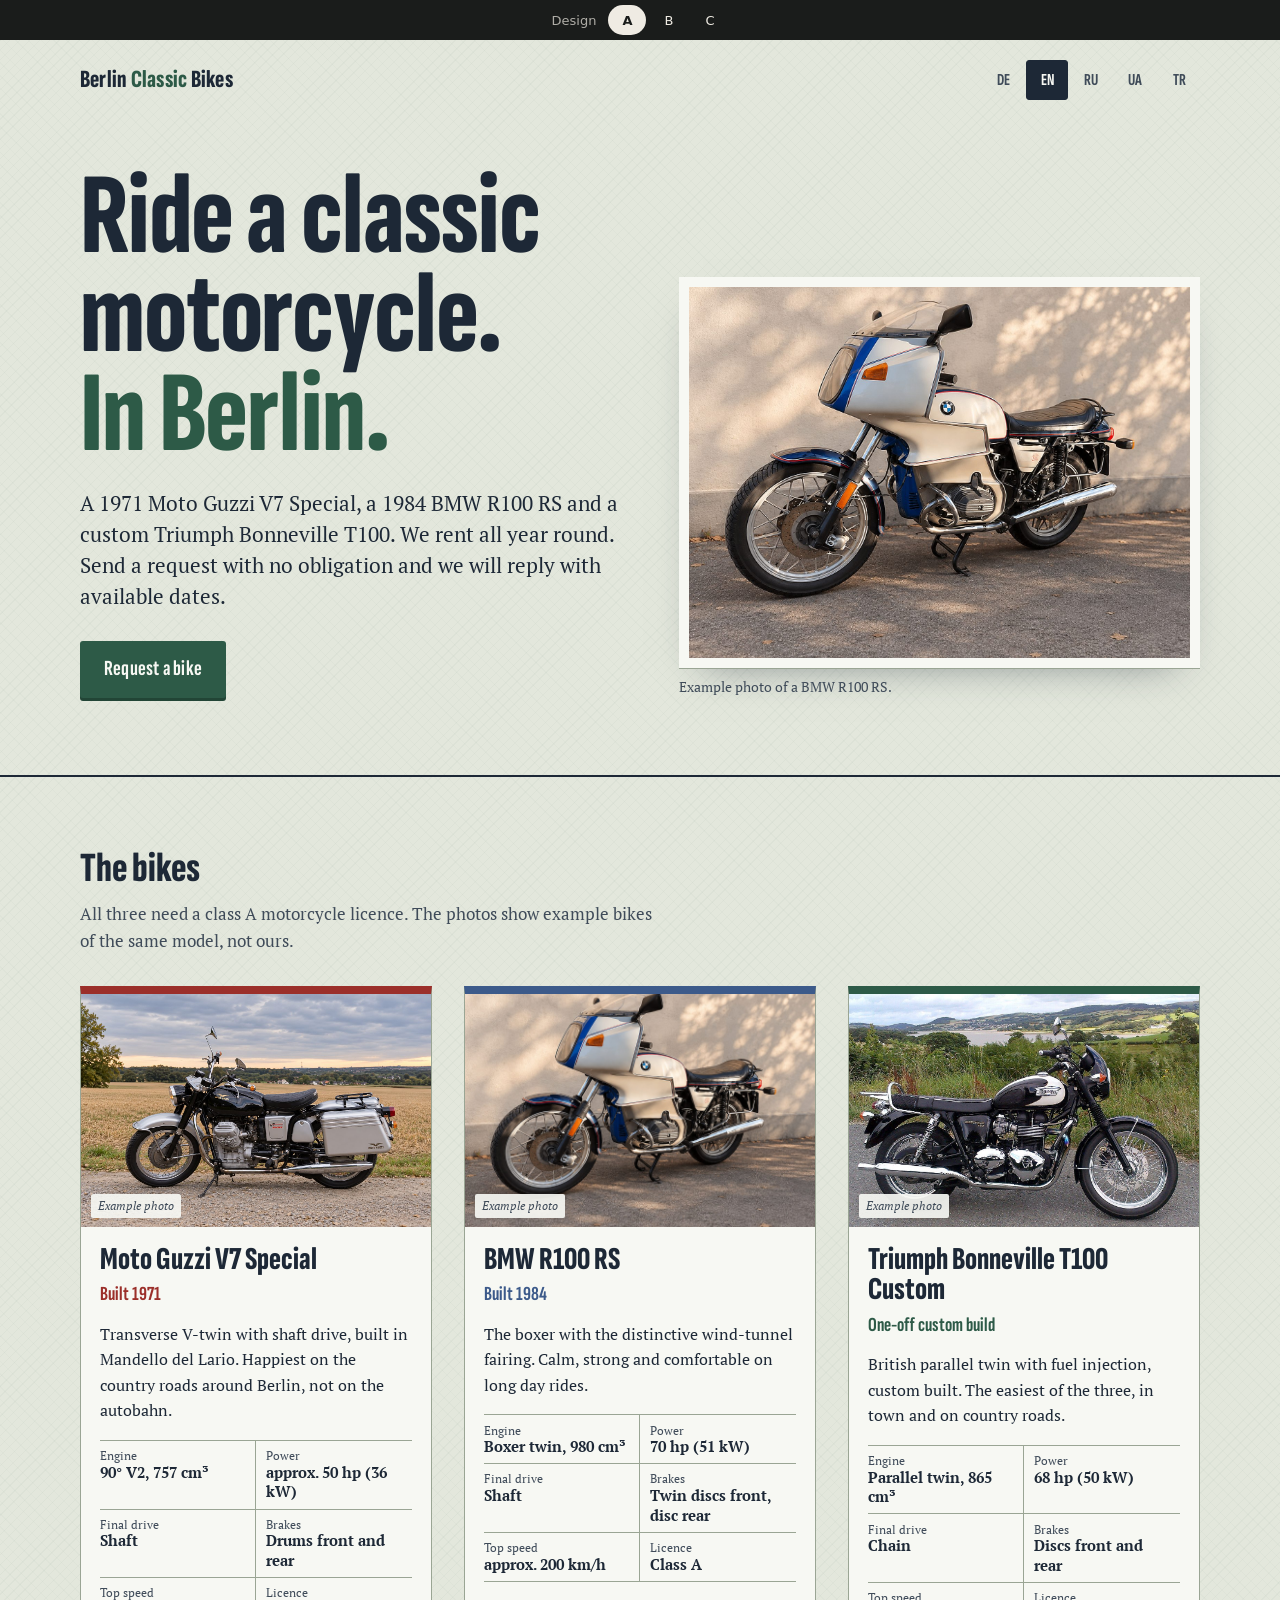
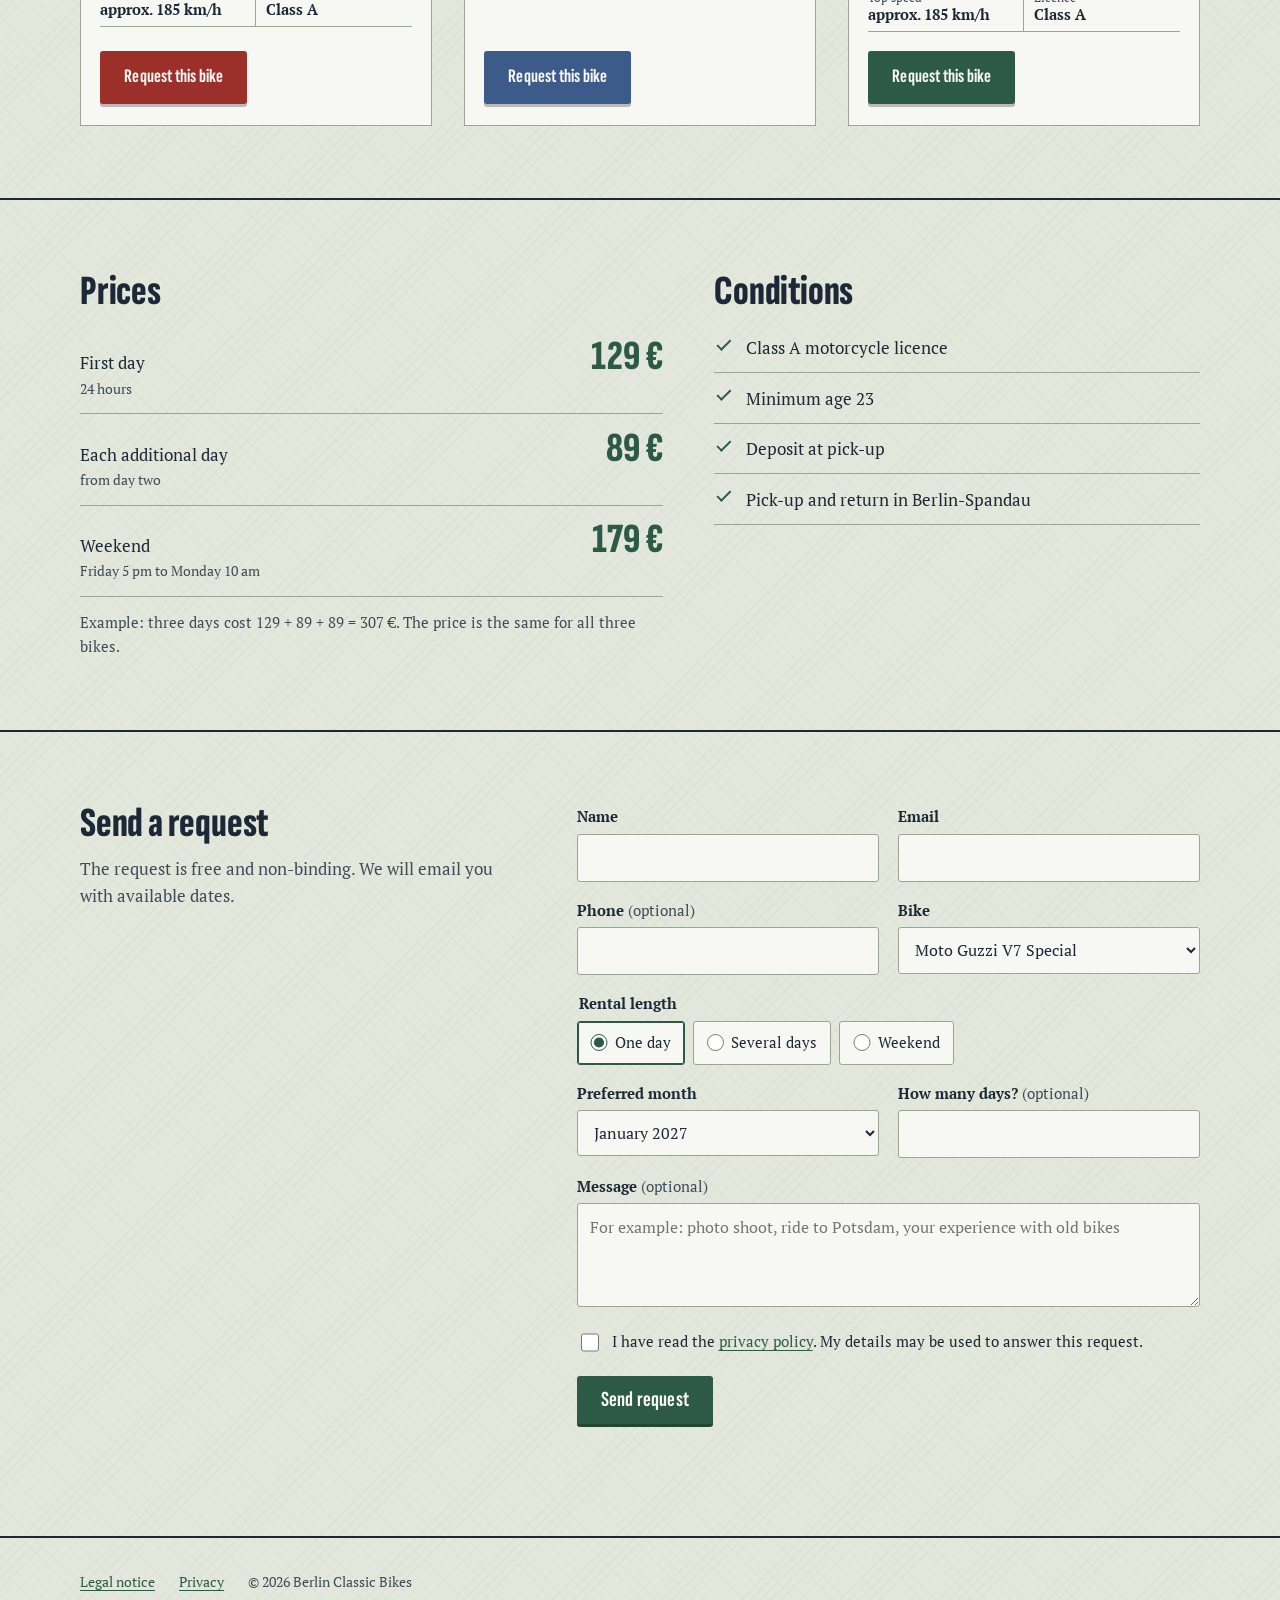
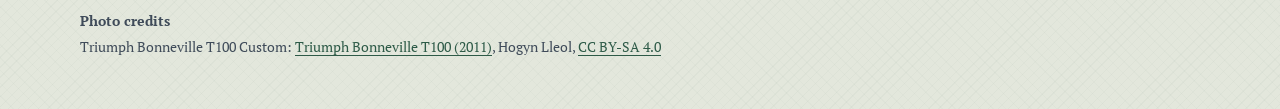
<file: index.html>
<!DOCTYPE html>
<html lang="de" data-design="a">
<head>
<meta charset="utf-8">
<meta name="viewport" content="width=device-width, initial-scale=1">
<script>/* design variants A/B/C: remember the choice; ?design=a|b|c overrides */
(function(){try{var P={a:"./",b:"b.html",c:"c.html"},M={old:"a","new":"b"},h=document.documentElement.getAttribute("data-design"),p=new URLSearchParams(location.search),q=(p.get("design")||"").toLowerCase();q=M[q]||q;if(P[q])localStorage.setItem("bcb-design",q);var s=localStorage.getItem("bcb-design"),d=P[q]?q:(M[s]||s);if(P[d]&&d!==h){p.delete("design");var x=p.toString();location.replace(P[d]+(x?"?"+x:"")+location.hash);}}catch(e){}})();</script>
<title>Berlin Classic Bikes – Klassische Motorräder mieten in Berlin</title>
<meta name="description" content="Moto Guzzi V7 Special (1971), BMW R100 RS (1984) und Triumph Bonneville T100 Custom mieten in Berlin. Ganzjährig, Übergabe in Berlin-Spandau. Jetzt unverbindlich anfragen.">
<link rel="icon" href="favicon.svg" type="image/svg+xml">
<link rel="preload" href="assets/fonts/sofia-sans-extra-condensed-latin-800-normal.woff2" as="font" type="font/woff2" crossorigin>
<link rel="stylesheet" href="assets/css/style.css">
<link rel="stylesheet" href="assets/css/switch.css">
<meta property="og:title" content="Berlin Classic Bikes">
<meta property="og:description" content="Klassische Motorräder mieten in Berlin, das ganze Jahr.">
<meta name="referrer" content="strict-origin-when-cross-origin">
</head>
<body>
<a class="skip" href="#anfrage" data-i18n="skip">Zur Anfrage springen</a>
<div class="design-switch" role="group" aria-labelledby="ds-label">
  <span id="ds-label" data-i18n="design.label">Design</span>
  <button type="button" data-design-to="a">A</button>
  <button type="button" data-design-to="b">B</button>
  <button type="button" data-design-to="c">C</button>
</div>

<header class="wrap top">
  <a class="brand" href="./">Berlin <span>Classic</span> Bikes</a>
  <nav class="langs" aria-label="Sprache / Language">
    <button type="button" data-lang="de" lang="de">DE</button>
    <button type="button" data-lang="en" lang="en">EN</button>
    <button type="button" data-lang="ru" lang="ru">RU</button>
    <button type="button" data-lang="uk" lang="uk">UA</button>
    <button type="button" data-lang="tr" lang="tr">TR</button>
  </nav>
</header>

<main id="main">
  <div class="wrap hero">
    <div>
      <h1><span data-i18n="hero.l1">Klassische Motorräder mieten.</span> <span class="line2" data-i18n="hero.l2">In Berlin.</span></h1>
      <p class="lead" data-i18n="hero.lead">Moto Guzzi V7 Special von 1971, BMW R100 RS von 1984 und ein Umbau der Triumph Bonneville T100. Wir vermieten das ganze Jahr. Fragen Sie unverbindlich an, wir melden uns mit freien Terminen.</p>
      <a class="btn" href="#anfrage" data-track="cta/hero" data-i18n="hero.cta">Maschine anfragen</a>
    </div>
    <figure class="hero-photo">
      <img id="hero-img" hidden alt="" width="1200" height="900" fetchpriority="high" referrerpolicy="no-referrer">
      <figcaption data-i18n="hero.caption">Beispielfoto: BMW R100 RS. Bildnachweis unten.</figcaption>
    </figure>
  </div>

  <section id="maschinen" class="band">
    <div class="wrap">
      <div class="sec-head">
        <h2 data-i18n="bikes.h">Die Maschinen</h2>
        <p data-i18n="bikes.intro">Für alle drei brauchen Sie den Führerschein Klasse A. Die Fotos zeigen Beispielmaschinen desselben Modells, nicht unsere.</p>
      </div>
      <div class="bikes" id="bikes"><!-- filled by app.js --></div>
    </div>
  </section>

  <section id="preise" class="band" data-view="prices">
    <div class="wrap prices">
      <div>
        <h2 data-i18n="prices.h">Preise</h2>
        <table class="tariff">
          <tbody>
            <tr><th><span data-i18n="prices.first">Erster Tag</span><small data-i18n="prices.firstNote">24 Stunden, Abholung ab 9 Uhr</small></th><td>129 €</td></tr>
            <tr><th><span data-i18n="prices.next">Jeder weitere Tag</span><small data-i18n="prices.nextNote">ab dem zweiten Tag</small></th><td>89 €</td></tr>
            <tr><th><span data-i18n="prices.weekend">Wochenende</span><small data-i18n="prices.weekendNote">Freitag 17 Uhr bis Montag 10 Uhr</small></th><td>179 €</td></tr>
          </tbody>
        </table>
        <p class="example" data-i18n="prices.example">Beispiel: drei Tage kosten 129 + 89 + 89 = 307 €. Gleicher Preis für alle drei Maschinen.</p>
      </div>
      <div>
        <h2 data-i18n="terms.h">Bedingungen</h2>
        <ul class="terms">
          <li data-i18n="terms.licence">Führerschein Klasse A</li>
          <li data-i18n="terms.age">Mindestalter 23 Jahre</li>
          <li data-i18n="terms.deposit">Kaution bei Übergabe</li>
          <li data-i18n="terms.pickup">Übergabe und Rückgabe in Berlin-Spandau</li>
        </ul>
      </div>
    </div>
  </section>

  <section id="anfrage" class="band" data-view="form">
    <div class="wrap form-grid">
      <div class="sec-head">
        <h2 data-i18n="form.h">Unverbindlich anfragen</h2>
        <p data-i18n="form.intro">Die Anfrage ist kostenlos und unverbindlich. Wir melden uns per E-Mail mit freien Terminen.</p>
      </div>

      <div id="form-box">
        <form id="lead-form" novalidate>
          <input type="checkbox" name="botcheck" class="hp" tabindex="-1" autocomplete="off" aria-hidden="true">

          <div>
            <label for="f-name" data-i18n="form.name">Name</label>
            <input id="f-name" name="name" type="text" autocomplete="name" required>
          </div>
          <div>
            <label for="f-email" data-i18n="form.email">E-Mail</label>
            <input id="f-email" name="email" type="email" autocomplete="email" required>
          </div>
          <div>
            <label for="f-phone"><span data-i18n="form.phone">Telefon</span> <span class="opt" data-i18n="form.optional">(optional)</span></label>
            <input id="f-phone" name="phone" type="tel" autocomplete="tel">
          </div>
          <div>
            <label for="f-bike" data-i18n="form.bike">Maschine</label>
            <select id="f-bike" name="bike" required>
              <option value="v7" data-i18n="bike.v7.name">Moto Guzzi V7 Special</option>
              <option value="r100rs" data-i18n="bike.r100rs.name">BMW R100 RS</option>
              <option value="t100" data-i18n="bike.t100.name">Triumph Bonneville T100 Custom</option>
              <option value="any" data-i18n="form.anyBike">Noch unentschieden</option>
            </select>
          </div>

          <fieldset class="full">
            <legend data-i18n="form.duration">Mietdauer</legend>
            <div class="choices">
              <label><input type="radio" name="duration" value="day" checked> <span data-i18n="form.dDay">Ein Tag</span></label>
              <label><input type="radio" name="duration" value="days"> <span data-i18n="form.dDays">Mehrere Tage</span></label>
              <label><input type="radio" name="duration" value="weekend"> <span data-i18n="form.dWeekend">Wochenende</span></label>
            </div>
          </fieldset>

          <div>
            <label for="f-month" data-i18n="form.when">Wunschmonat</label>
            <select id="f-month" name="month">
              <option value="open" data-i18n="form.whenOpen">Noch offen</option>
            </select>
          </div>
          <div>
            <label for="f-days"><span data-i18n="form.days">Wie viele Tage?</span> <span class="opt" data-i18n="form.optional">(optional)</span></label>
            <input id="f-days" name="days" type="text" inputmode="numeric" pattern="[0-9]*">
          </div>

          <div class="full">
            <label for="f-msg"><span data-i18n="form.msg">Nachricht</span> <span class="opt" data-i18n="form.optional">(optional)</span></label>
            <textarea id="f-msg" name="message" data-i18n-placeholder="form.msgPh" placeholder="Zum Beispiel: Fotoshooting, Tour nach Potsdam, Erfahrung mit alten Maschinen"></textarea>
          </div>

          <label class="consent full">
            <input type="checkbox" name="consent" id="f-consent" required>
            <span data-i18n-html="form.consent">Ich habe die <a href="datenschutz.html">Datenschutzerklärung</a> gelesen. Meine Angaben dürfen zur Beantwortung dieser Anfrage verarbeitet werden.</span>
          </label>

          <div class="full">
            <button class="btn" type="submit" id="f-submit" data-i18n="form.submit">Anfrage senden</button>
          </div>
          <p class="status full" id="f-status" role="status" aria-live="polite"></p>
        </form>
      </div>
    </div>
  </section>
</main>

<footer>
  <div class="wrap">
    <div class="row">
      <a href="impressum.html" data-i18n="foot.imprint">Impressum</a>
      <a href="datenschutz.html" data-i18n="foot.privacy">Datenschutz</a>
      <span>© 2026 Berlin Classic Bikes</span>
    </div>
    <div class="credits" id="bildnachweise">
      <p><strong data-i18n="foot.credits">Bildnachweise</strong></p>
      <div id="credits"></div>
    </div>
  </div>
</footer>

<script src="assets/js/i18n.js"></script>
<script src="assets/js/app.js"></script>
<script data-goatcounter="https://berlinclassicbikes.goatcounter.com/count" async src="https://gc.zgo.at/count.js"></script>
</body>
</html>
</file>
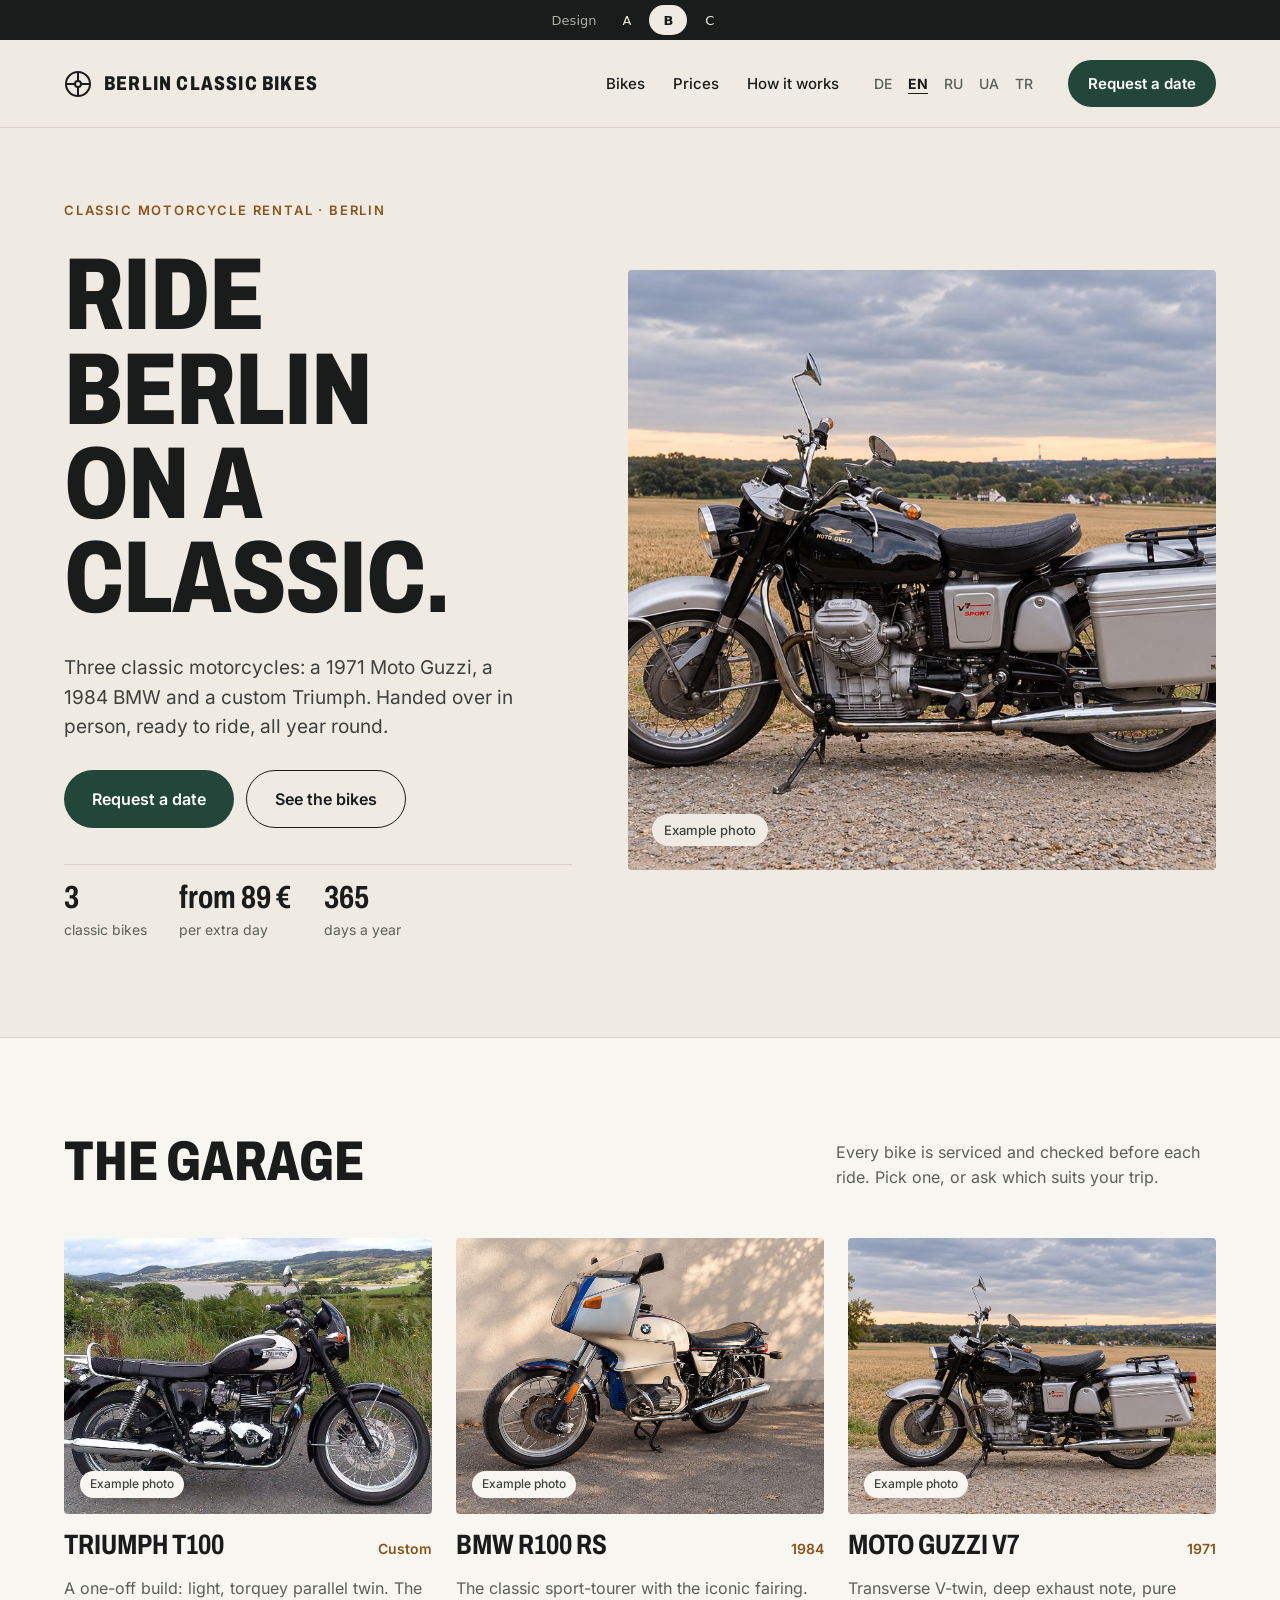
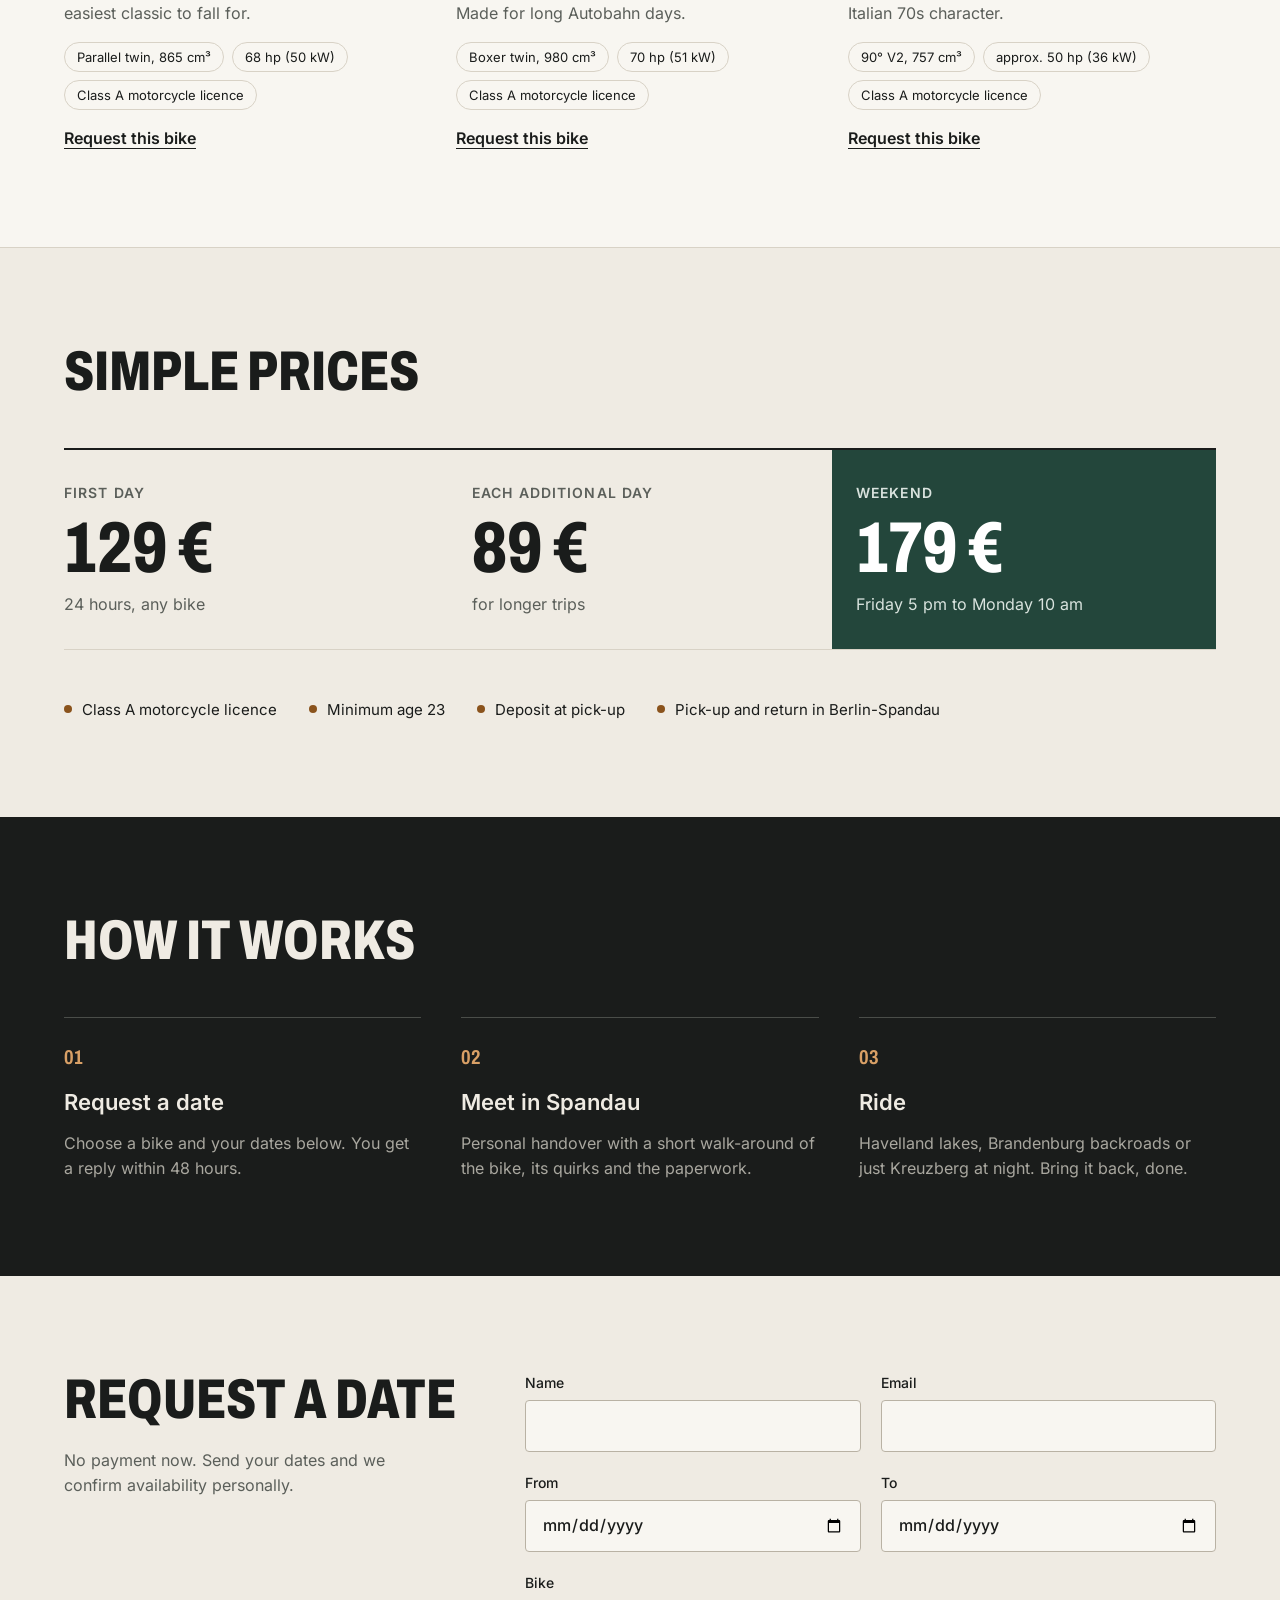
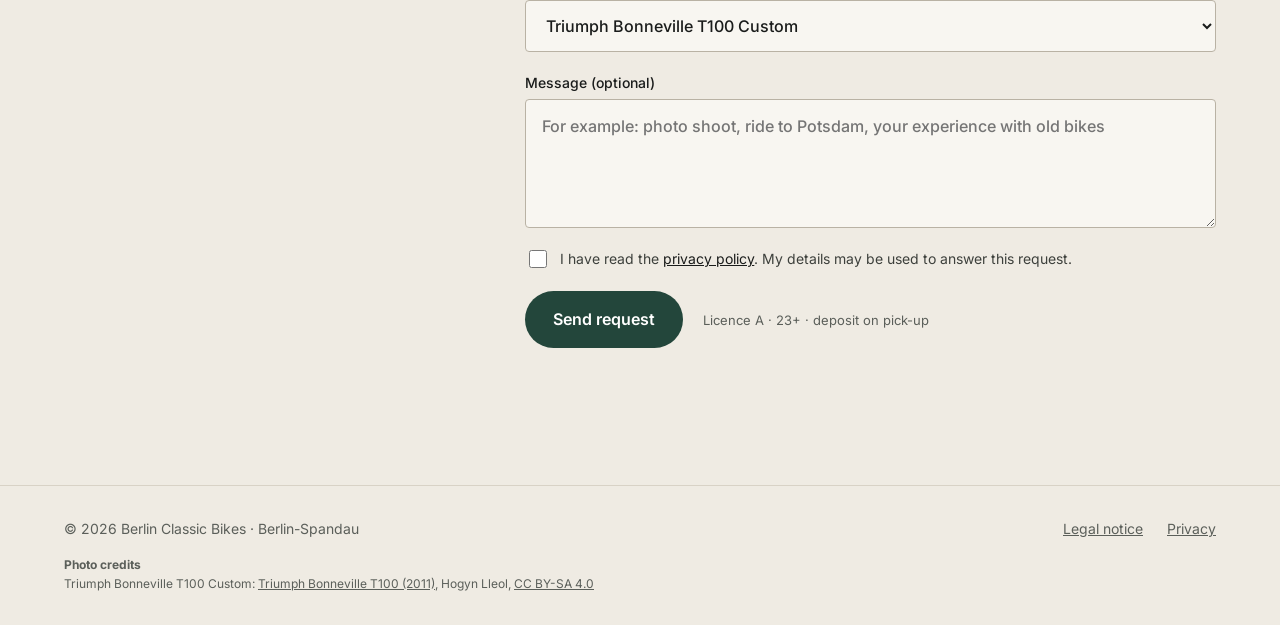
<file: b.html>
<!DOCTYPE html>
<html lang="de" data-design="b">
<head>
<meta charset="utf-8">
<meta name="viewport" content="width=device-width, initial-scale=1">
<script>/* design variants A/B/C: remember the choice; ?design=a|b|c overrides */
(function(){try{var P={a:"./",b:"b.html",c:"c.html"},M={old:"a","new":"b"},h=document.documentElement.getAttribute("data-design"),p=new URLSearchParams(location.search),q=(p.get("design")||"").toLowerCase();q=M[q]||q;if(P[q])localStorage.setItem("bcb-design",q);var s=localStorage.getItem("bcb-design"),d=P[q]?q:(M[s]||s);if(P[d]&&d!==h){p.delete("design");var x=p.toString();location.replace(P[d]+(x?"?"+x:"")+location.hash);}}catch(e){}})();</script>
<title>Berlin Classic Bikes – Klassische Motorräder mieten in Berlin</title>
<meta name="description" content="Moto Guzzi V7 Special (1971), BMW R100 RS (1984) und Triumph Bonneville T100 Custom mieten in Berlin. Ganzjährig, Übergabe in Berlin-Spandau. Jetzt unverbindlich anfragen.">
<link rel="canonical" href="https://berlinclassicbikes.de/">
<link rel="icon" href="favicon.svg" type="image/svg+xml">
<link rel="preload" href="assets/fonts/archivo-latin-standard-normal.woff2" as="font" type="font/woff2" crossorigin>
<link rel="preload" href="assets/fonts/inter-latin-wght-normal.woff2" as="font" type="font/woff2" crossorigin>
<link rel="stylesheet" href="assets/css/new.css">
<link rel="stylesheet" href="assets/css/switch.css">
<meta property="og:title" content="Berlin Classic Bikes">
<meta property="og:description" content="Klassische Motorräder mieten in Berlin, das ganze Jahr.">
<meta name="referrer" content="strict-origin-when-cross-origin">
</head>
<body>
<a class="skip" href="#anfrage" data-i18n="skip">Zur Anfrage springen</a>
<div class="design-switch" role="group" aria-labelledby="ds-label">
  <span id="ds-label" data-i18n="design.label">Design</span>
  <button type="button" data-design-to="a">A</button>
  <button type="button" data-design-to="b">B</button>
  <button type="button" data-design-to="c">C</button>
</div>

<header class="site-head">
  <div class="wrap">
    <a class="logo" href="#top">
      <svg width="28" height="28" viewBox="0 0 28 28" fill="none" stroke="currentColor" stroke-width="2" aria-hidden="true"><circle cx="14" cy="14" r="12"/><circle cx="14" cy="14" r="3"/><path d="M14 2v9M14 17v9M2 14h9M17 14h9"/></svg>
      <span>Berlin Classic Bikes</span>
    </a>
    <nav class="main-nav" aria-label="Hauptnavigation">
      <a href="#maschinen" data-i18n="n.nav.bikes">Motorräder</a>
      <a href="#preise" data-i18n="n.nav.prices">Preise</a>
      <a href="#ablauf" data-i18n="n.nav.how">So funktioniert’s</a>
      <div class="langs" role="group" aria-label="Sprache / Language">
        <button type="button" data-lang="de" lang="de">DE</button>
        <button type="button" data-lang="en" lang="en">EN</button>
        <button type="button" data-lang="ru" lang="ru">RU</button>
        <button type="button" data-lang="uk" lang="uk">UA</button>
        <button type="button" data-lang="tr" lang="tr">TR</button>
      </div>
      <a class="btn-pill small" href="#anfrage" data-track="cta/nav" data-i18n="n.cta">Termin anfragen</a>
    </nav>
  </div>
</header>

<main id="main">
  <section id="top" class="wrap hero">
    <div class="hero-text">
      <p class="eyebrow" data-i18n="n.eyebrow">Klassik-Motorradverleih · Berlin</p>
      <h1 class="display"><span data-i18n="n.hero.l1">Mit Klassikern</span> <span data-i18n="n.hero.l2">durch Berlin.</span></h1>
      <p class="lead" data-i18n="n.hero.lead">Drei klassische Motorräder: Moto Guzzi von 1971, BMW von 1984 und ein Triumph-Umbau. Persönliche Übergabe, fahrbereit, das ganze Jahr.</p>
      <div class="ctas">
        <a class="btn-pill" href="#anfrage" data-track="cta/hero" data-i18n="n.cta">Termin anfragen</a>
        <a class="btn-ghost" href="#maschinen" data-track="cta/see" data-i18n="n.see">Motorräder ansehen</a>
      </div>
      <dl class="stats">
        <div><dt data-i18n="n.stat.bikes">klassische Motorräder</dt><dd>3</dd></div>
        <div><dt data-i18n="n.stat.priceNote">pro weiteren Tag</dt><dd data-i18n="n.stat.price">ab 89 €</dd></div>
        <div><dt data-i18n="n.stat.days">Tage im Jahr</dt><dd>365</dd></div>
      </dl>
    </div>
    <figure class="hero-photo">
      <img id="hero-img" data-bike="v7" hidden alt="" width="1280" height="853" fetchpriority="high">
      <span class="pill" data-i18n="bike.example">Beispielfoto</span>
    </figure>
  </section>

  <section id="maschinen" class="garage" data-view="bikes">
    <div class="wrap">
      <div class="sec-top">
        <h2 class="display" data-i18n="n.garage.h">Die Garage</h2>
        <p class="muted" data-i18n="n.garage.p">Jede Maschine wird vor jeder Fahrt gewartet und geprüft. Wählen Sie eine aus oder fragen Sie, welche zu Ihrer Tour passt.</p>
      </div>
      <div class="bikes" id="bikes" data-order="t100,r100rs,v7"><!-- filled by app.js --></div>
    </div>
  </section>

  <section id="preise" class="wrap prices" data-view="prices">
    <h2 class="display" data-i18n="n.prices.h">Einfache Preise</h2>
    <dl class="tariffs">
      <div class="tariff"><dt data-i18n="prices.first">Erster Tag</dt><dd class="amount">129 €</dd><dd class="note" data-i18n="n.prices.firstNote">24 Stunden, jede Maschine</dd></div>
      <div class="tariff"><dt data-i18n="prices.next">Jeder weitere Tag</dt><dd class="amount">89 €</dd><dd class="note" data-i18n="n.prices.nextNote">für längere Touren</dd></div>
      <div class="tariff highlight"><dt data-i18n="prices.weekend">Wochenende</dt><dd class="amount">179 €</dd><dd class="note" data-i18n="prices.weekendNote">Freitag 17 Uhr bis Montag 10 Uhr</dd></div>
    </dl>
    <ul class="terms">
      <li data-i18n="terms.licence">Führerschein Klasse A</li>
      <li data-i18n="terms.age">Mindestalter 23 Jahre</li>
      <li data-i18n="terms.deposit">Kaution bei Übergabe</li>
      <li data-i18n="terms.pickup">Übergabe und Rückgabe in Berlin-Spandau</li>
    </ul>
  </section>

  <section id="ablauf" class="how" data-view="how">
    <div class="wrap">
      <h2 class="display" data-i18n="n.how.h">So funktioniert’s</h2>
      <ol class="steps">
        <li><h3 data-i18n="n.how.1h">Termin anfragen</h3><p data-i18n="n.how.1p">Wählen Sie unten Maschine und Termin. Sie bekommen innerhalb von 48 Stunden eine Antwort.</p></li>
        <li><h3 data-i18n="n.how.2h">Treffen in Spandau</h3><p data-i18n="n.how.2p">Persönliche Übergabe mit kurzer Einweisung: die Maschine, ihre Eigenheiten und die Papiere.</p></li>
        <li><h3 data-i18n="n.how.3h">Losfahren</h3><p data-i18n="n.how.3p">Seen im Havelland, Landstraßen in Brandenburg oder einfach Kreuzberg bei Nacht. Zurückbringen, fertig.</p></li>
      </ol>
    </div>
  </section>

  <section id="anfrage" class="wrap request" data-view="form">
    <div class="request-intro">
      <h2 class="display" data-i18n="n.cta">Termin anfragen</h2>
      <p class="muted" data-i18n="n.req.p">Jetzt ist nichts zu bezahlen. Schicken Sie Ihre Wunschtermine, wir bestätigen die Verfügbarkeit persönlich.</p>
    </div>
    <div id="form-box">
      <form id="lead-form" class="lead-form" novalidate>
        <input type="checkbox" name="botcheck" class="hp" tabindex="-1" autocomplete="off" aria-hidden="true">
        <label class="field" for="f-name"><span data-i18n="form.name">Name</span>
          <input id="f-name" name="name" type="text" autocomplete="name" required>
        </label>
        <label class="field" for="f-email"><span data-i18n="form.email">E-Mail</span>
          <input id="f-email" name="email" type="email" autocomplete="email" required>
        </label>
        <label class="field" for="f-from"><span data-i18n="form.from">Von</span>
          <input id="f-from" name="from" type="date">
        </label>
        <label class="field" for="f-to"><span data-i18n="form.to">Bis</span>
          <input id="f-to" name="to" type="date">
        </label>
        <label class="field full" for="f-bike"><span data-i18n="form.bike">Maschine</span>
          <select id="f-bike" name="bike">
            <option value="t100" data-i18n="bike.t100.name">Triumph Bonneville T100 Custom</option>
            <option value="r100rs" data-i18n="bike.r100rs.name">BMW R100 RS</option>
            <option value="v7" data-i18n="bike.v7.name">Moto Guzzi V7 Special</option>
            <option value="any" data-i18n="form.anyBike">Noch unentschieden</option>
          </select>
        </label>
        <label class="field full" for="f-msg"><span><span data-i18n="form.msg">Nachricht</span> <span data-i18n="form.optional">(optional)</span></span>
          <textarea id="f-msg" name="message" rows="4" data-i18n-placeholder="form.msgPh" placeholder="Zum Beispiel: Fotoshooting, Tour nach Potsdam, Ihre Erfahrung mit alten Maschinen"></textarea>
        </label>
        <label class="consent full">
          <input type="checkbox" name="consent" id="f-consent" required>
          <span data-i18n-html="form.consent">Ich habe die <a href="datenschutz.html">Datenschutzerklärung</a> gelesen. Meine Angaben dürfen zur Beantwortung dieser Anfrage verarbeitet werden.</span>
        </label>
        <div class="submit-row full">
          <button class="btn-pill" type="submit" id="f-submit" data-i18n="form.submit">Anfrage senden</button>
          <span class="note" data-i18n="n.req.note">Führerschein A · ab 23 · Kaution bei Übergabe</span>
        </div>
        <p class="status full" id="f-status" role="status" aria-live="polite"></p>
      </form>
    </div>
  </section>
</main>

<footer class="site-foot">
  <div class="wrap">
    <span>© 2026 Berlin Classic Bikes · <span data-i18n="n.foot.place">Berlin-Spandau</span></span>
    <nav aria-label="Rechtliches">
      <a href="impressum.html" data-i18n="foot.imprint">Impressum</a>
      <a href="datenschutz.html" data-i18n="foot.privacy">Datenschutz</a>
    </nav>
    <div class="credits" id="bildnachweise"><strong data-i18n="foot.credits">Bildnachweise</strong><div id="credits"></div></div>
  </div>
</footer>

<script src="assets/js/i18n.js"></script>
<script src="assets/js/app.js"></script>
<script data-goatcounter="https://berlinclassicbikes.goatcounter.com/count" async src="https://gc.zgo.at/count.js"></script>
</body>
</html>
</file>
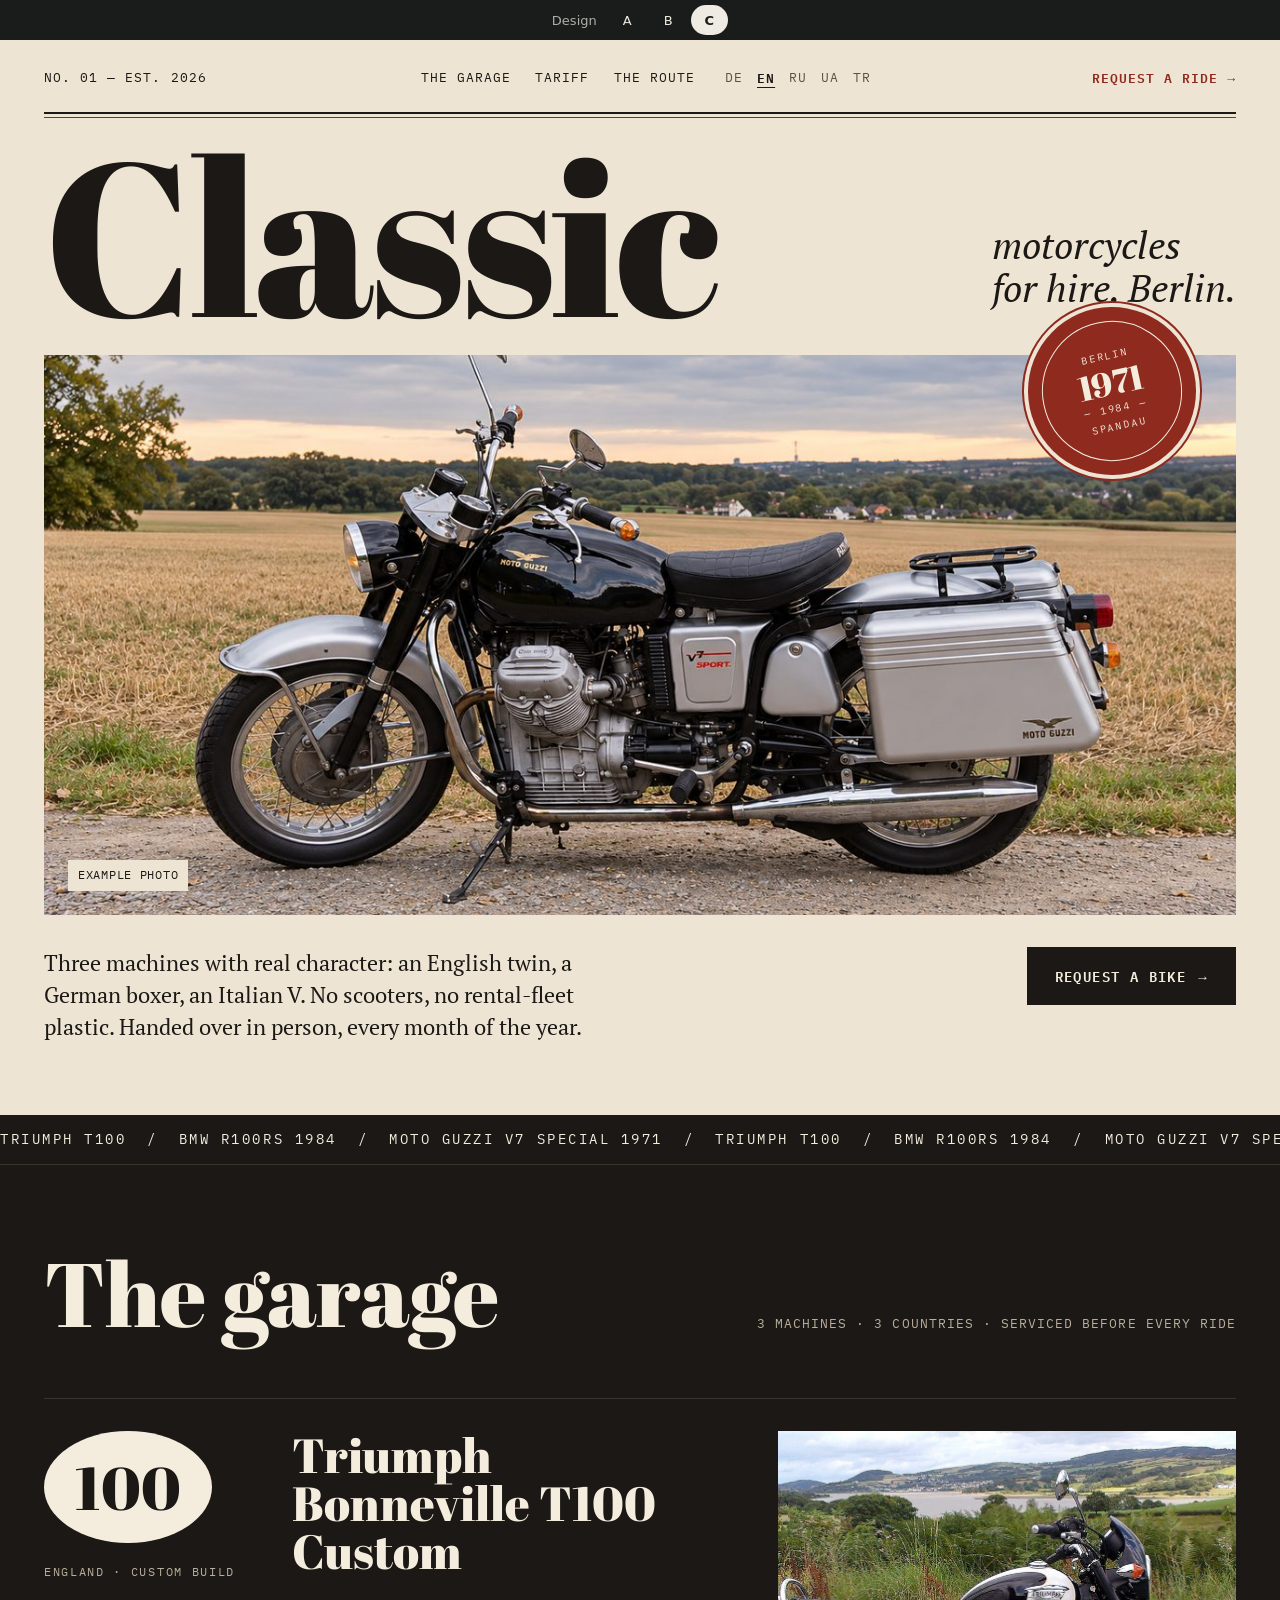
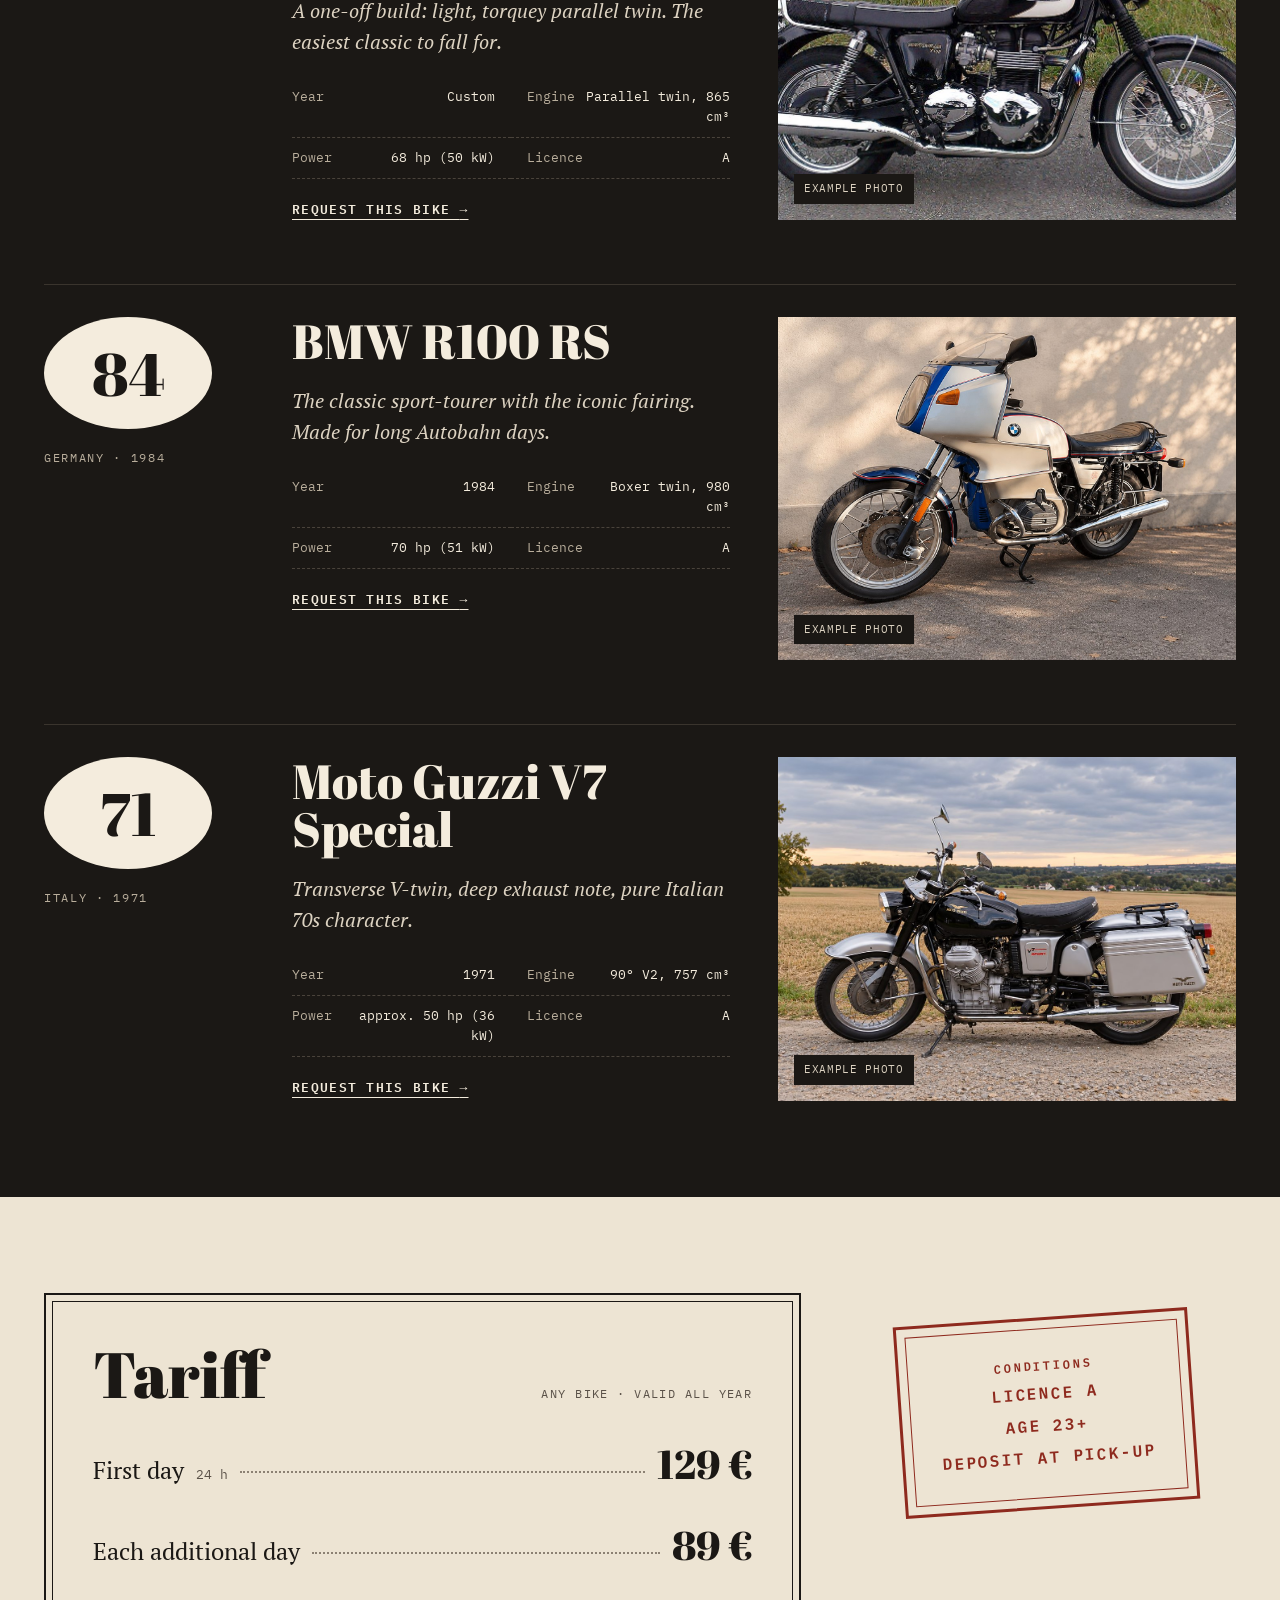
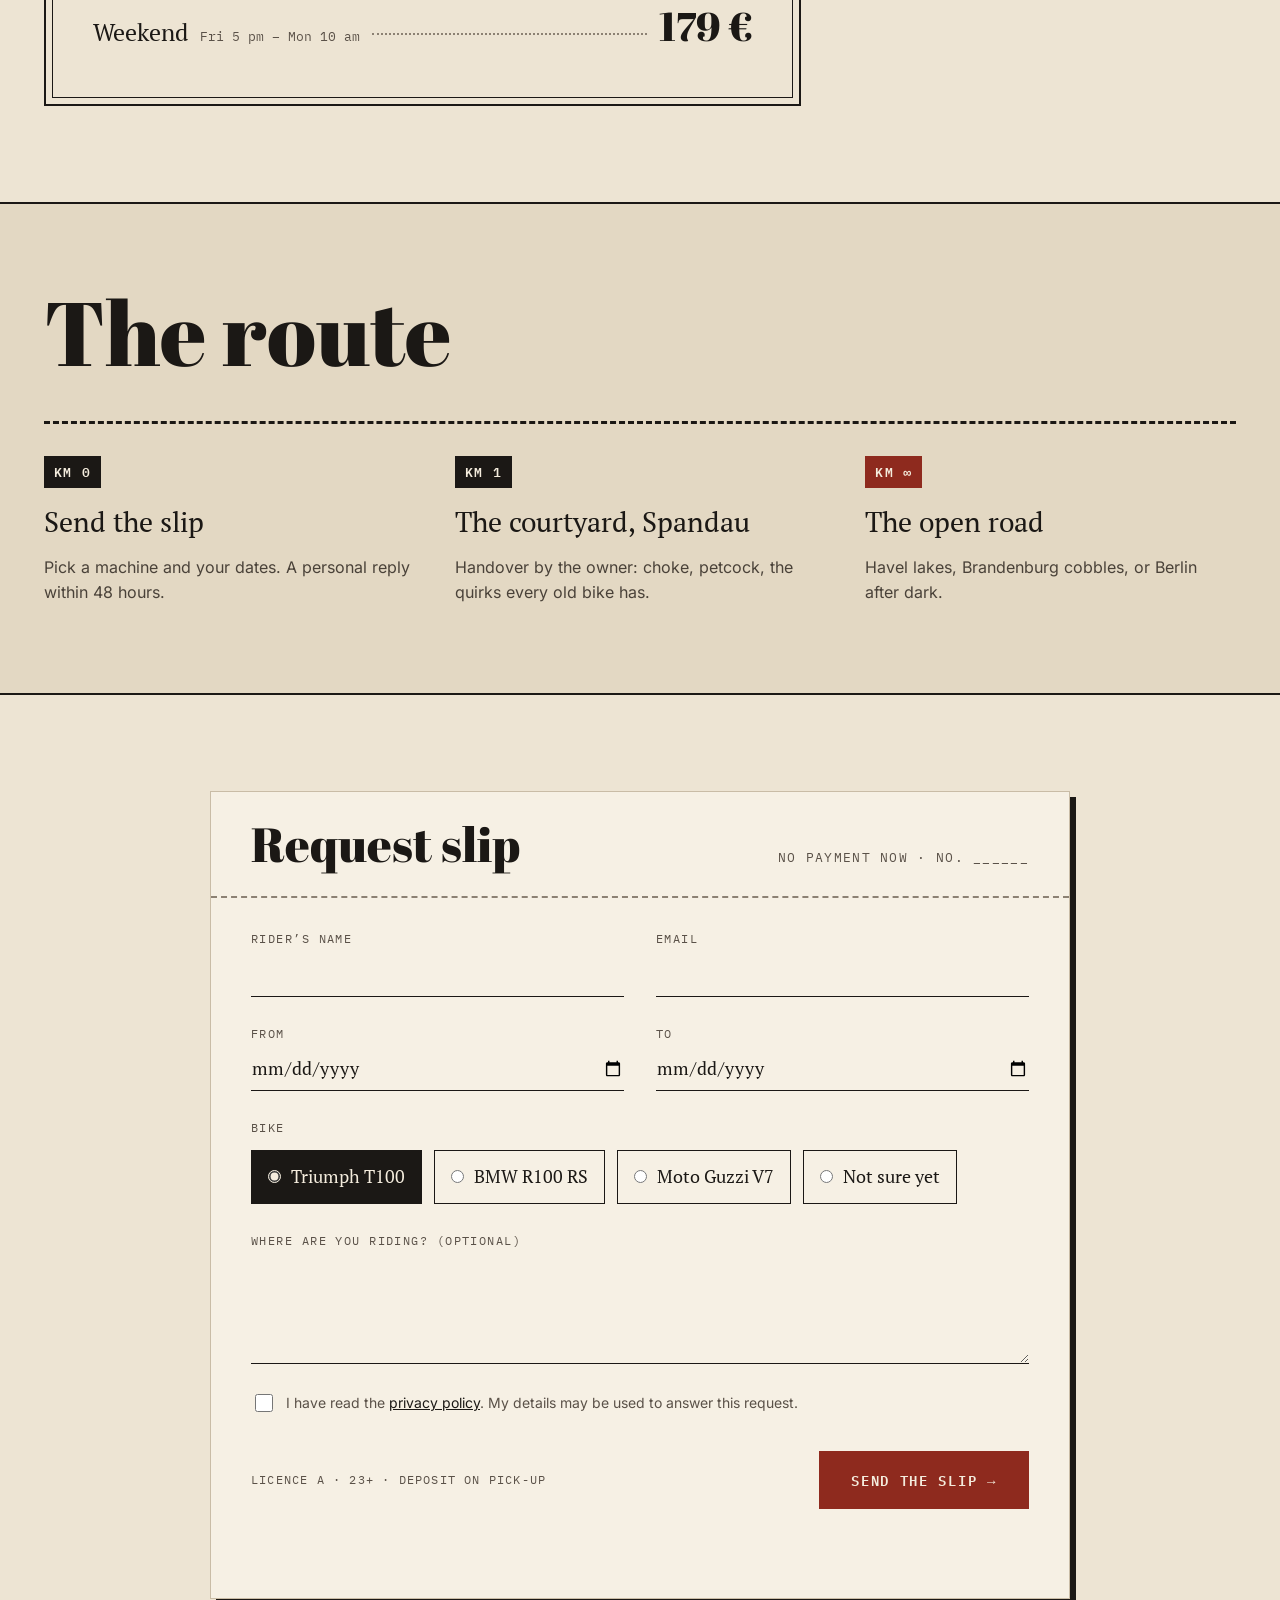
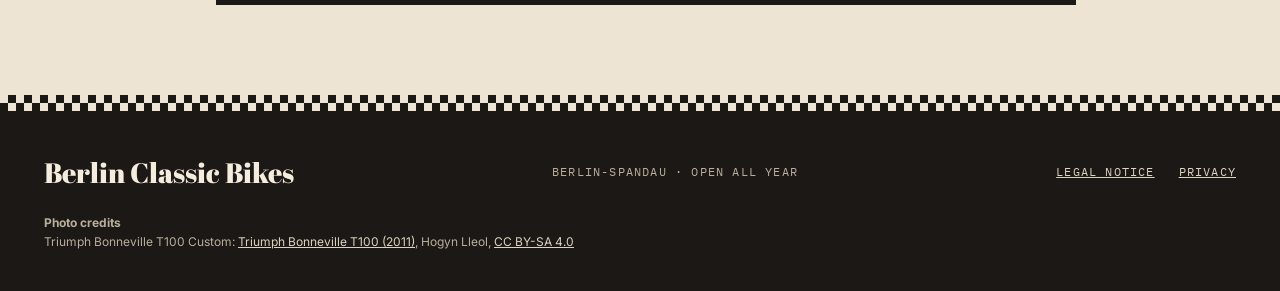
<file: c.html>
<!DOCTYPE html>
<html lang="de" data-design="c">
<head>
<meta charset="utf-8">
<meta name="viewport" content="width=device-width, initial-scale=1">
<script>/* design variants A/B/C: remember the choice; ?design=a|b|c overrides */
(function(){try{var P={a:"./",b:"b.html",c:"c.html"},M={old:"a","new":"b"},h=document.documentElement.getAttribute("data-design"),p=new URLSearchParams(location.search),q=(p.get("design")||"").toLowerCase();q=M[q]||q;if(P[q])localStorage.setItem("bcb-design",q);var s=localStorage.getItem("bcb-design"),d=P[q]?q:(M[s]||s);if(P[d]&&d!==h){p.delete("design");var x=p.toString();location.replace(P[d]+(x?"?"+x:"")+location.hash);}}catch(e){}})();</script>
<title>Berlin Classic Bikes – Klassische Motorräder mieten in Berlin</title>
<meta name="description" content="Moto Guzzi V7 Special (1971), BMW R100 RS (1984) und Triumph Bonneville T100 Custom mieten in Berlin. Ganzjährig, Übergabe in Berlin-Spandau. Jetzt unverbindlich anfragen.">
<link rel="canonical" href="https://berlinclassicbikes.de/">
<link rel="icon" href="favicon.svg" type="image/svg+xml">
<link rel="preload" href="assets/fonts/abril-fatface-latin-400-normal.woff2" as="font" type="font/woff2" crossorigin>
<link rel="preload" href="assets/fonts/ibm-plex-mono-latin-400-normal.woff2" as="font" type="font/woff2" crossorigin>
<link rel="stylesheet" href="assets/css/c.css">
<link rel="stylesheet" href="assets/css/switch.css">
<meta property="og:title" content="Berlin Classic Bikes">
<meta property="og:description" content="Klassische Motorräder mieten in Berlin, das ganze Jahr.">
<meta name="referrer" content="strict-origin-when-cross-origin">
</head>
<body>
<a class="skip" href="#anfrage" data-i18n="skip">Zur Anfrage springen</a>
<div class="design-switch" role="group" aria-labelledby="ds-label">
  <span id="ds-label" data-i18n="design.label">Design</span>
  <button type="button" data-design-to="a">A</button>
  <button type="button" data-design-to="b">B</button>
  <button type="button" data-design-to="c">C</button>
</div>

<header class="wrap masthead">
  <div class="mast-row">
    <span data-i18n="c.issue">Nr. 01 — Seit 2026</span>
    <nav class="mast-nav" aria-label="Hauptnavigation">
      <a href="#maschinen" data-i18n="c.nav.garage">Die Garage</a>
      <a href="#preise" data-i18n="c.nav.tariff">Tarif</a>
      <a href="#ablauf" data-i18n="c.nav.route">Die Route</a>
      <div class="langs" role="group" aria-label="Sprache / Language">
        <button type="button" data-lang="de" lang="de">DE</button>
        <button type="button" data-lang="en" lang="en">EN</button>
        <button type="button" data-lang="ru" lang="ru">RU</button>
        <button type="button" data-lang="uk" lang="uk">UA</button>
        <button type="button" data-lang="tr" lang="tr">TR</button>
      </div>
    </nav>
    <a class="book" href="#anfrage" data-track="cta/nav"><span data-i18n="c.ride">Fahrt anfragen</span> <span aria-hidden="true">→</span></a>
  </div>
  <div class="pinstripe" aria-hidden="true"></div>
</header>

<main id="main">
  <section id="top" class="wrap cover">
    <div class="title-row">
      <h1 class="fat" data-i18n="c.h1">Klassiker</h1>
      <p class="sub"><span data-i18n="c.sub1">Motorräder</span> <span data-i18n="c.sub2">zum Mieten, Berlin.</span></p>
    </div>
    <figure class="cover-photo">
      <div class="frame"><img id="hero-img" data-bike="v7" hidden alt="" width="1280" height="853" fetchpriority="high"></div>
      <span class="tag" data-i18n="bike.example">Beispielfoto</span>
      <div class="badge" aria-hidden="true"><div>
        <span class="m">BERLIN</span><span class="y">1971</span><span class="m">— 1984 —</span><span class="m">SPANDAU</span>
      </div></div>
    </figure>
    <div class="cover-foot">
      <p data-i18n="c.lead">Drei Maschinen mit echtem Charakter: ein englischer Twin, ein deutscher Boxer, ein italienischer V2. Keine Roller, kein Mietflotten-Plastik. Persönliche Übergabe, jeden Monat im Jahr.</p>
      <a class="btn-ink" href="#anfrage" data-track="cta/hero"><span data-i18n="c.reserve">Maschine anfragen</span> <span aria-hidden="true">→</span></a>
    </div>
  </section>

  <div class="banner" aria-hidden="true">Triumph T100 &nbsp;/&nbsp; BMW R100RS 1984 &nbsp;/&nbsp; Moto Guzzi V7 Special 1971 &nbsp;/&nbsp; Triumph T100 &nbsp;/&nbsp; BMW R100RS 1984 &nbsp;/&nbsp; Moto Guzzi V7 Special 1971 &nbsp;/&nbsp; Triumph T100 &nbsp;/&nbsp; BMW R100RS 1984</div>

  <section id="maschinen" class="garage" data-view="bikes">
    <div class="wrap">
      <div class="garage-head">
        <h2 class="fat big" data-i18n="c.nav.garage">Die Garage</h2>
        <p data-i18n="c.garage.cap">3 Maschinen · 3 Länder · vor jeder Fahrt gewartet</p>
      </div>
      <div class="machines" id="bikes" data-order="t100,r100rs,v7"><!-- filled by app.js --></div>
    </div>
  </section>

  <section id="preise" class="wrap tariff-sec" data-view="prices">
    <div class="tariff-box"><div class="tariff-inner">
      <div class="tariff-head">
        <h2 class="fat" data-i18n="c.tariff.h">Tarif</h2>
        <span data-i18n="c.tariff.cap">Jede Maschine · ganzjährig</span>
      </div>
      <div class="rate"><span class="label" data-i18n="prices.first">Erster Tag</span><span class="note" data-i18n="c.h24">24 Std.</span><span class="leader" aria-hidden="true"></span><span class="price">129 €</span></div>
      <div class="rate"><span class="label" data-i18n="prices.next">Jeder weitere Tag</span><span class="leader" aria-hidden="true"></span><span class="price">89 €</span></div>
      <div class="rate"><span class="label" data-i18n="prices.weekend">Wochenende</span><span class="note" data-i18n="c.weekendShort">Fr 17 – Mo 10 Uhr</span><span class="leader" aria-hidden="true"></span><span class="price">179 €</span></div>
    </div></div>
    <div class="stamp-col">
      <div class="stamp"><div>
        <div class="head" data-i18n="terms.h">Bedingungen</div>
        <div data-i18n="c.st.licence">Führerschein A</div>
        <div data-i18n="c.st.age">Ab 23 Jahren</div>
        <div data-i18n="terms.deposit">Kaution bei Übergabe</div>
      </div></div>
    </div>
  </section>

  <section id="ablauf" class="route" data-view="how">
    <div class="wrap">
      <h2 class="fat big" data-i18n="c.route.h">Die Route</h2>
      <ol class="legs">
        <li><span class="km">KM 0</span><h3 data-i18n="c.r1h">Schein abschicken</h3><p data-i18n="c.r1p">Maschine und Termin wählen. Persönliche Antwort innerhalb von 48 Stunden.</p></li>
        <li><span class="km">KM 1</span><h3 data-i18n="c.r2h">Der Hof in Spandau</h3><p data-i18n="c.r2p">Übergabe durch den Besitzer: Choke, Benzinhahn und die Eigenheiten, die jede alte Maschine hat.</p></li>
        <li><span class="km end">KM ∞</span><h3 data-i18n="c.r3h">Die offene Straße</h3><p data-i18n="c.r3p">Havelseen, Brandenburger Kopfsteinpflaster oder Berlin bei Nacht.</p></li>
      </ol>
    </div>
  </section>

  <section id="anfrage" class="wrap slip-sec" data-view="form">
    <div class="slip">
      <div class="slip-head">
        <h2 class="fat" data-i18n="c.slip.h">Anfrageschein</h2>
        <span data-i18n="c.slip.cap">Jetzt keine Zahlung · Nr. ______</span>
      </div>
      <div id="form-box">
        <form id="lead-form" class="slip-form" novalidate>
          <input type="checkbox" name="botcheck" class="hp" tabindex="-1" autocomplete="off" aria-hidden="true">
          <label class="field" for="f-name"><span data-i18n="c.rider">Name des Fahrers</span>
            <input id="f-name" name="name" type="text" autocomplete="name" required>
          </label>
          <label class="field" for="f-email"><span data-i18n="form.email">E-Mail</span>
            <input id="f-email" name="email" type="email" autocomplete="email" required>
          </label>
          <label class="field" for="f-from"><span data-i18n="form.from">Von</span>
            <input id="f-from" name="from" type="date">
          </label>
          <label class="field" for="f-to"><span data-i18n="form.to">Bis</span>
            <input id="f-to" name="to" type="date">
          </label>
          <fieldset class="full">
            <legend data-i18n="form.bike">Maschine</legend>
            <div class="chips">
              <label><input type="radio" name="bike" value="t100" checked> <span data-i18n="bike.t100.short">Triumph T100</span></label>
              <label><input type="radio" name="bike" value="r100rs"> <span data-i18n="bike.r100rs.short">BMW R100 RS</span></label>
              <label><input type="radio" name="bike" value="v7"> <span data-i18n="bike.v7.short">Moto Guzzi V7</span></label>
              <label><input type="radio" name="bike" value="any"> <span data-i18n="form.anyBike">Noch unentschieden</span></label>
            </div>
          </fieldset>
          <label class="field full" for="f-msg"><span><span data-i18n="c.where">Wohin geht die Fahrt?</span> <span data-i18n="form.optional">(optional)</span></span>
            <textarea id="f-msg" name="message" rows="3"></textarea>
          </label>
          <label class="consent full">
            <input type="checkbox" name="consent" id="f-consent" required>
            <span data-i18n-html="form.consent">Ich habe die <a href="datenschutz.html">Datenschutzerklärung</a> gelesen. Meine Angaben dürfen zur Beantwortung dieser Anfrage verarbeitet werden.</span>
          </label>
          <div class="slip-foot full">
            <span class="note" data-i18n="n.req.note">Führerschein A · ab 23 · Kaution bei Übergabe</span>
            <button class="btn-accent" type="submit" id="f-submit"><span data-i18n="c.send">Schein abschicken</span> <span aria-hidden="true">→</span></button>
          </div>
          <p class="status full" id="f-status" role="status" aria-live="polite"></p>
        </form>
      </div>
    </div>
  </section>
</main>

<footer>
  <div class="checker" aria-hidden="true"></div>
  <div class="site-foot">
    <div class="wrap">
      <span class="brand">Berlin Classic Bikes</span>
      <span class="m" data-i18n="c.foot">Berlin-Spandau · ganzjährig geöffnet</span>
      <nav class="m" aria-label="Rechtliches">
        <a href="impressum.html" data-i18n="foot.imprint">Impressum</a>
        <a href="datenschutz.html" data-i18n="foot.privacy">Datenschutz</a>
      </nav>
      <div class="credits" id="bildnachweise"><strong data-i18n="foot.credits">Bildnachweise</strong><div id="credits"></div></div>
    </div>
  </div>
</footer>

<script src="assets/js/i18n.js"></script>
<script src="assets/js/app.js"></script>
<script data-goatcounter="https://berlinclassicbikes.goatcounter.com/count" async src="https://gc.zgo.at/count.js"></script>
</body>
</html>
</file>
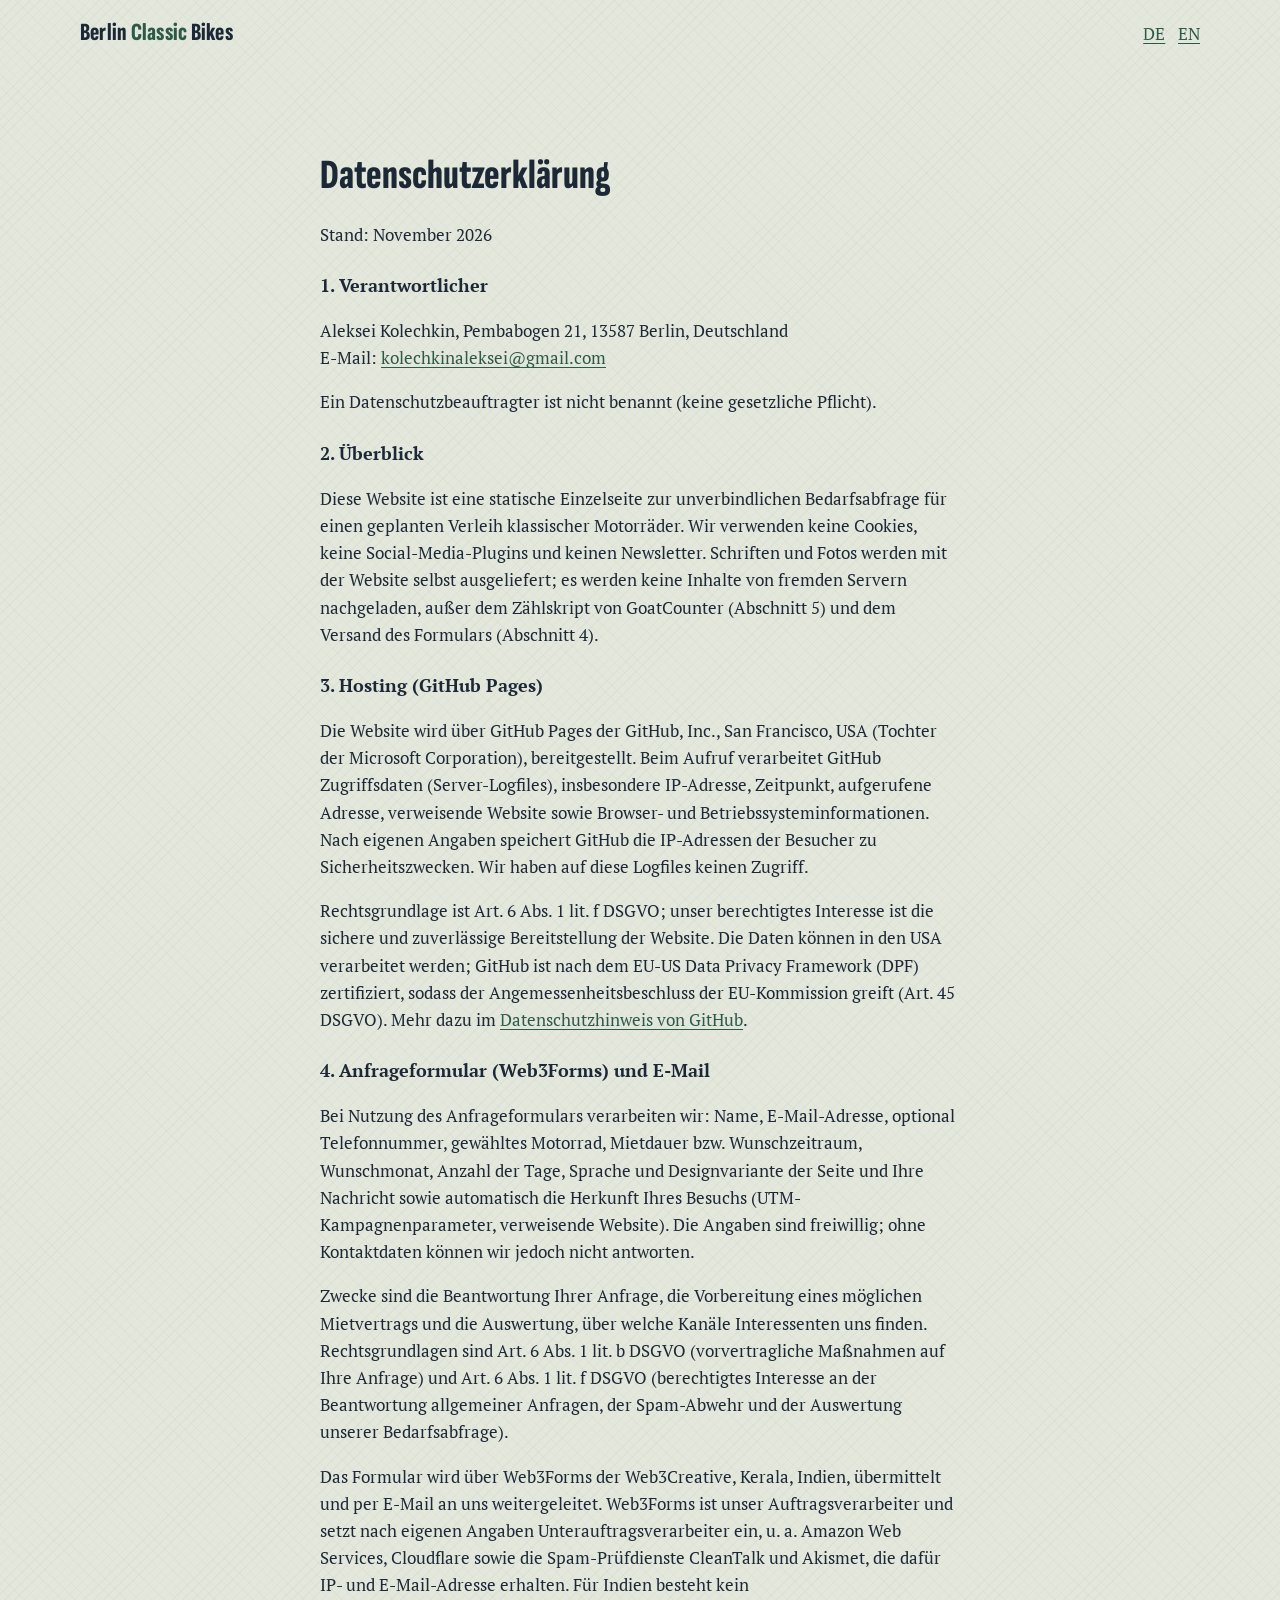
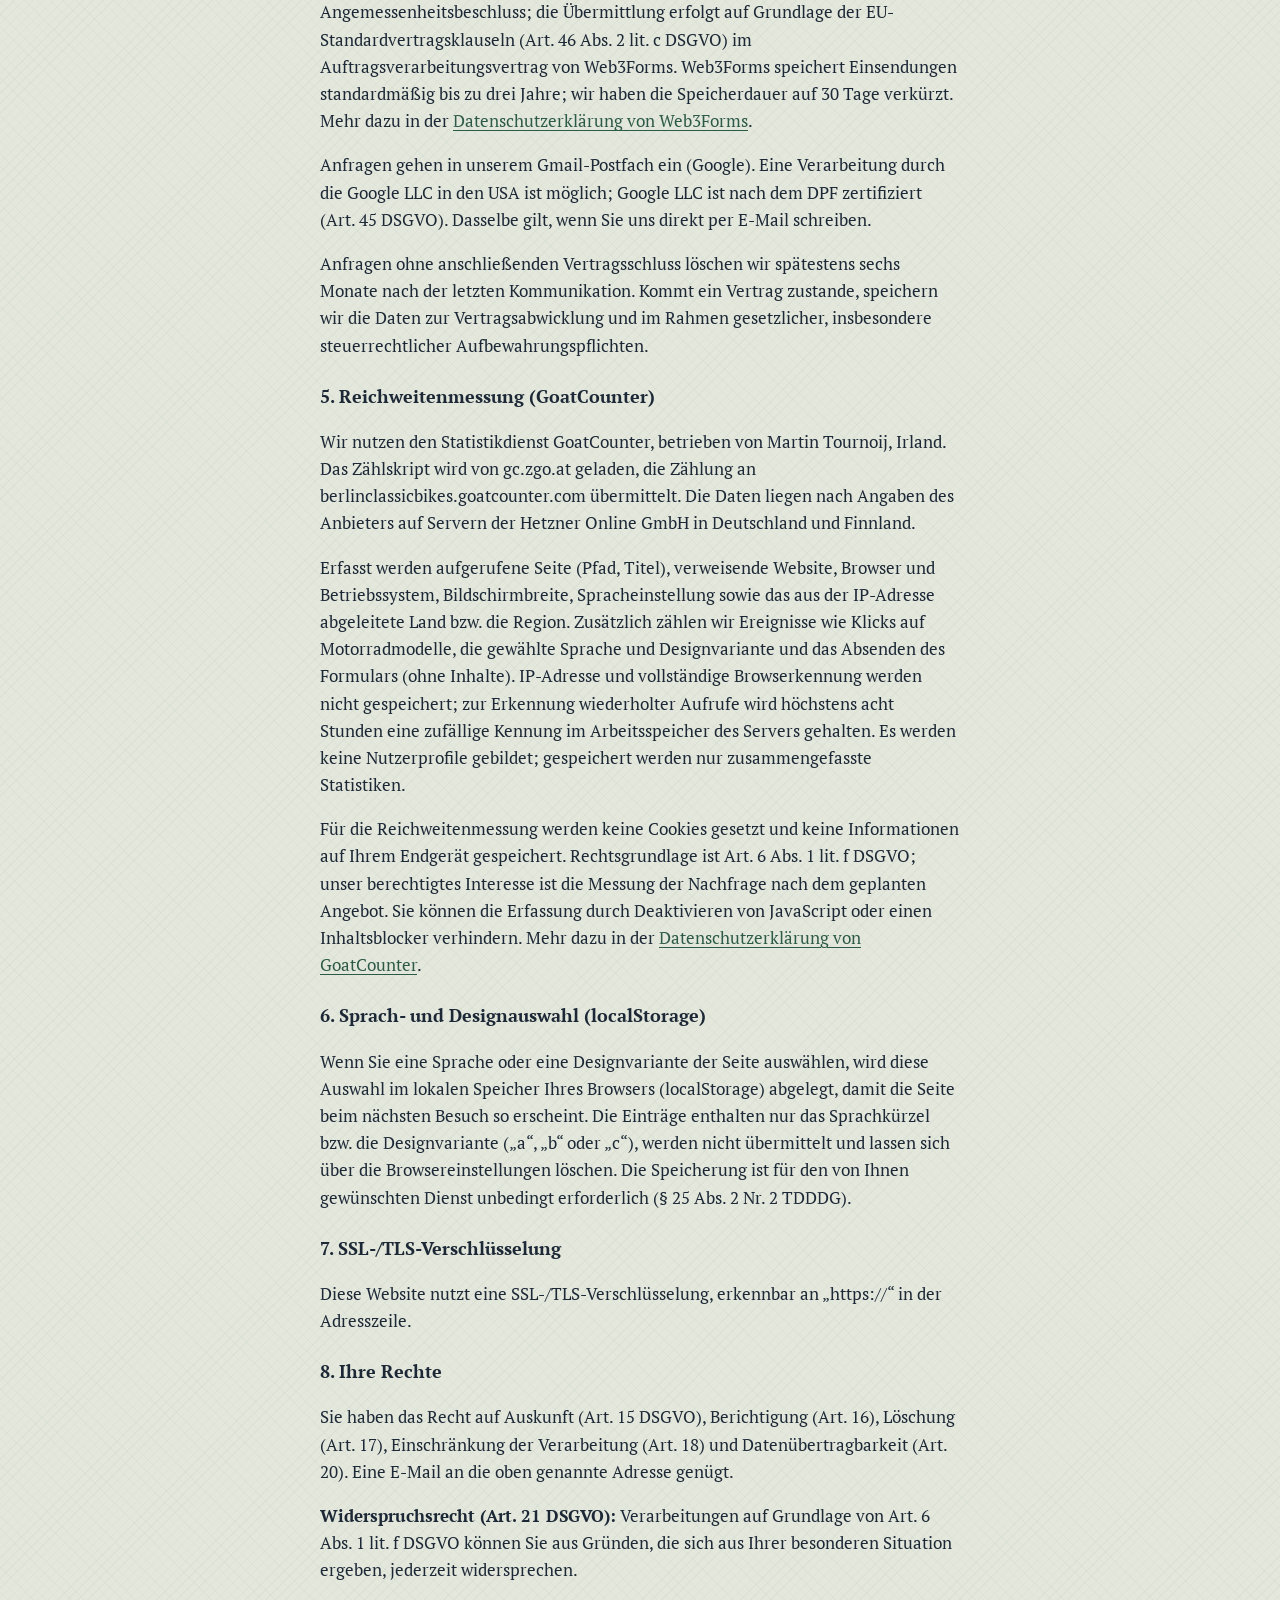
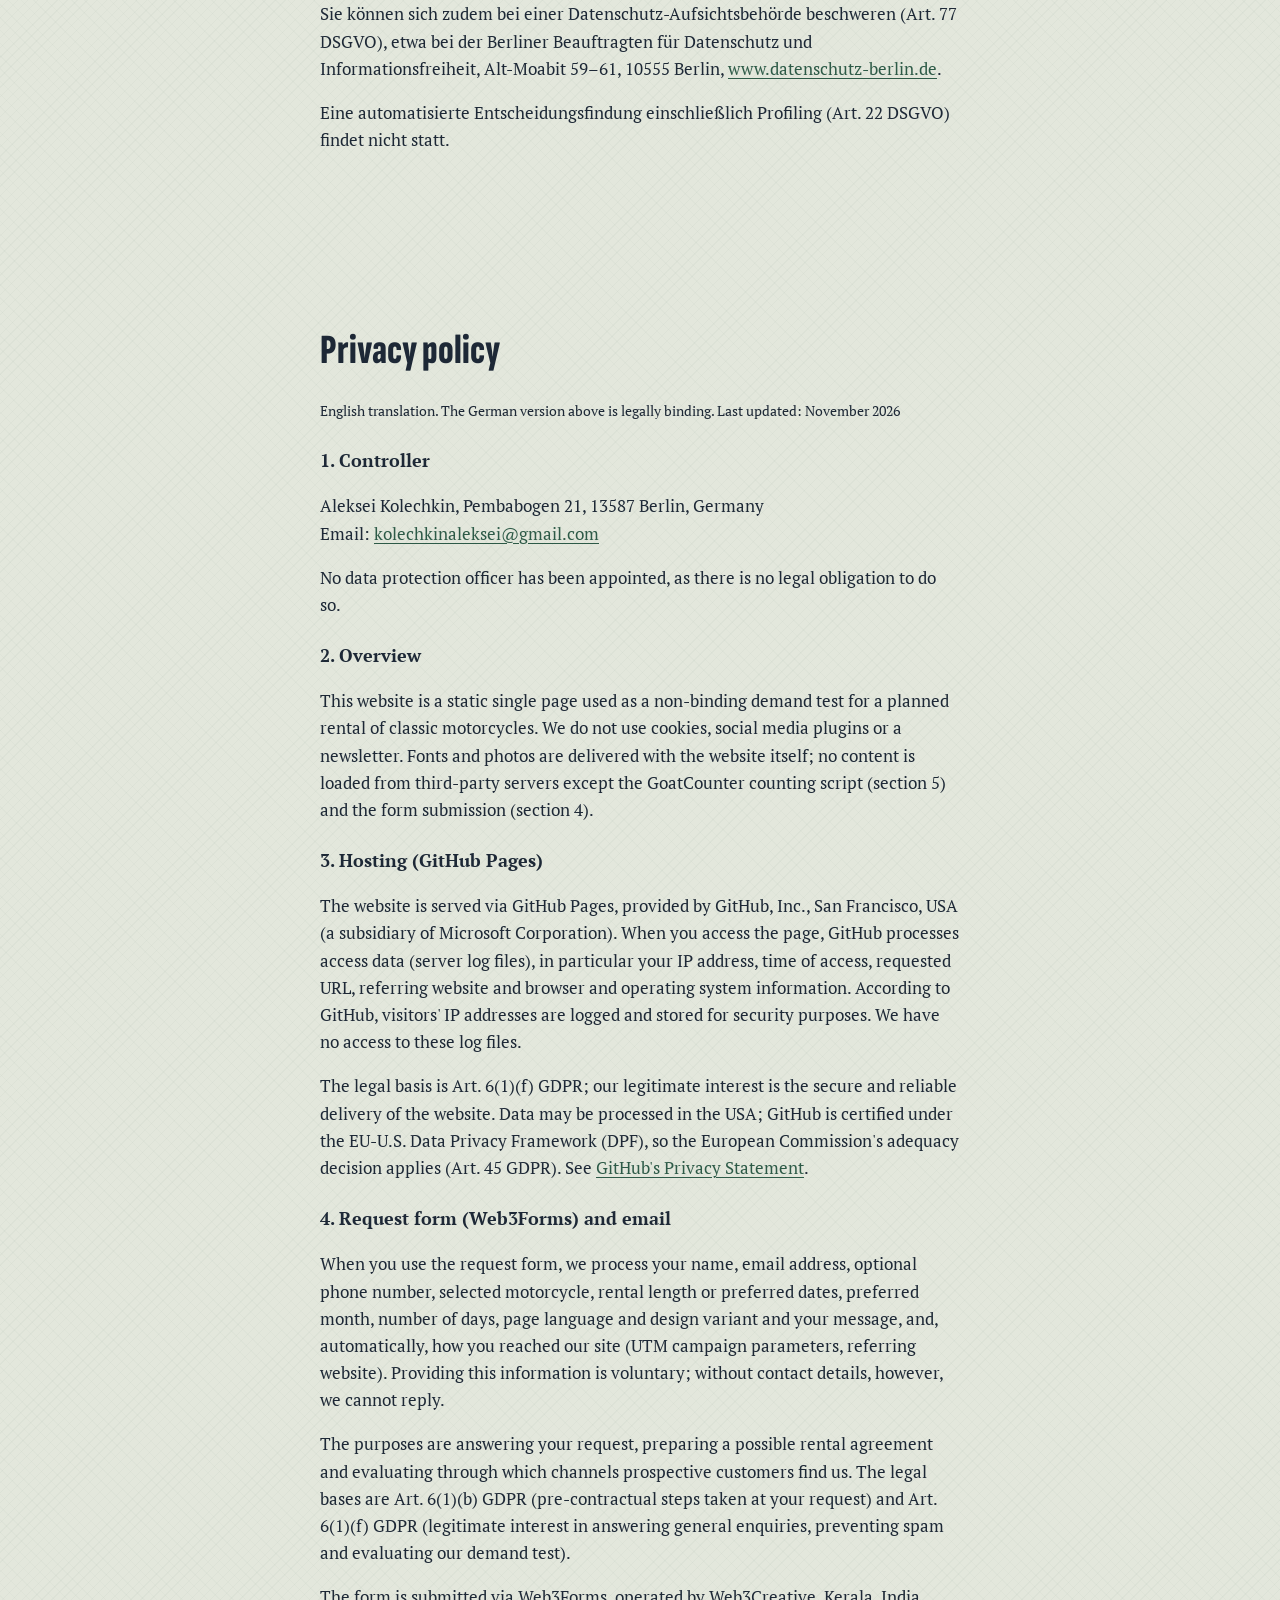
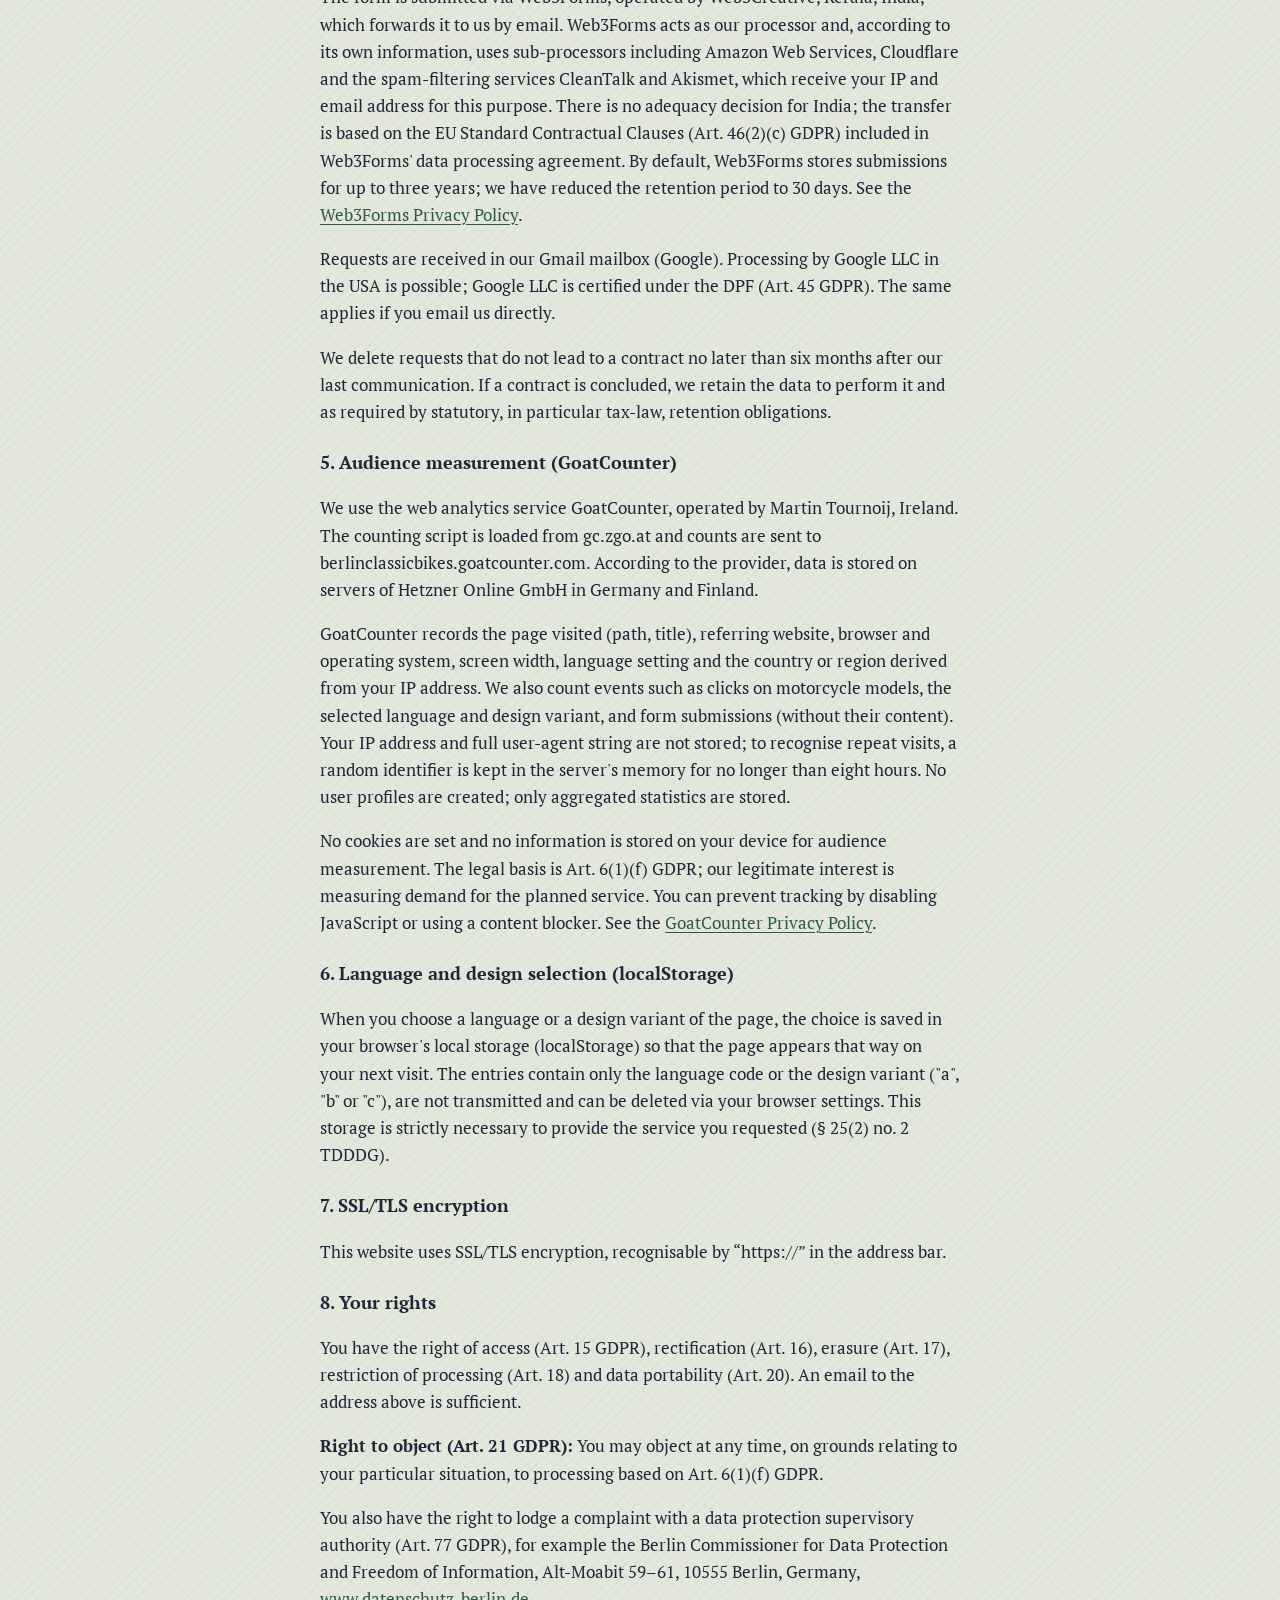
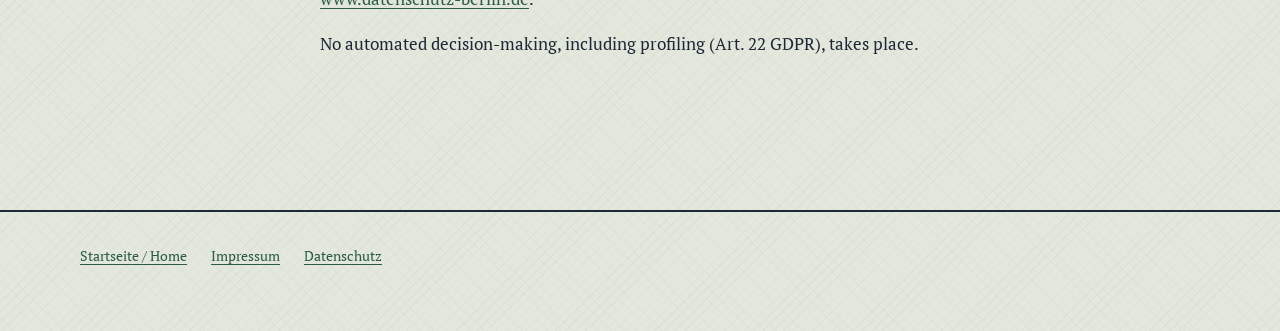
<file: datenschutz.html>
<!DOCTYPE html>
<html lang="de">
<head>
<meta charset="utf-8">
<meta name="viewport" content="width=device-width, initial-scale=1">
<title>Datenschutzerklärung – Berlin Classic Bikes</title>
<meta name="robots" content="noindex">
<link rel="icon" href="favicon.svg" type="image/svg+xml">
<link rel="stylesheet" href="assets/css/style.css">
</head>
<body>
<header class="wrap top">
  <a class="brand" href="./">Berlin <span>Classic</span> Bikes</a>
  <nav class="langs" aria-label="Sprache / Language"><a href="#de">DE</a>&nbsp;&nbsp;<a href="#en">EN</a></nav>
</header>
<main class="wrap legal">
<!-- MUSTER – keine Rechtsberatung; vor Veröffentlichung prüfen lassen. Stand: 10.11.2026.
     Speicherdauer in Web3Forms auf 30 Tage einstellen (oder Text anpassen).
     Fotos sind selbst gehostet (assets/img), daher kein Abschnitt zu Wikimedia. -->
<section id="de" lang="de">
  <h1>Datenschutzerklärung</h1>
  <p>Stand: November 2026</p>

  <h3>1. Verantwortlicher</h3>
  <p>Aleksei Kolechkin, Pembabogen 21, 13587 Berlin, Deutschland<br>
  E-Mail: <a href="mailto:kolechkinaleksei@gmail.com">kolechkinaleksei@gmail.com</a></p>
  <p>Ein Datenschutzbeauftragter ist nicht benannt (keine gesetzliche Pflicht).</p>

  <h3>2. Überblick</h3>
  <p>Diese Website ist eine statische Einzelseite zur unverbindlichen Bedarfsabfrage für einen geplanten Verleih klassischer Motorräder. Wir verwenden keine Cookies, keine Social-Media-Plugins und keinen Newsletter. Schriften und Fotos werden mit der Website selbst ausgeliefert; es werden keine Inhalte von fremden Servern nachgeladen, außer dem Zählskript von GoatCounter (Abschnitt 5) und dem Versand des Formulars (Abschnitt 4).</p>

  <h3>3. Hosting (GitHub Pages)</h3>
  <p>Die Website wird über GitHub Pages der GitHub, Inc., San Francisco, USA (Tochter der Microsoft Corporation), bereitgestellt. Beim Aufruf verarbeitet GitHub Zugriffsdaten (Server-Logfiles), insbesondere IP-Adresse, Zeitpunkt, aufgerufene Adresse, verweisende Website sowie Browser- und Betriebssysteminformationen. Nach eigenen Angaben speichert GitHub die IP-Adressen der Besucher zu Sicherheitszwecken. Wir haben auf diese Logfiles keinen Zugriff.</p>
  <p>Rechtsgrundlage ist Art. 6 Abs. 1 lit. f DSGVO; unser berechtigtes Interesse ist die sichere und zuverlässige Bereitstellung der Website. Die Daten können in den USA verarbeitet werden; GitHub ist nach dem EU-US Data Privacy Framework (DPF) zertifiziert, sodass der Angemessenheitsbeschluss der EU-Kommission greift (Art. 45 DSGVO). Mehr dazu im <a href="https://docs.github.com/en/site-policy/privacy-policies/github-general-privacy-statement" rel="noopener">Datenschutzhinweis von GitHub</a>.</p>

  <h3>4. Anfrageformular (Web3Forms) und E-Mail</h3>
  <p>Bei Nutzung des Anfrageformulars verarbeiten wir: Name, E-Mail-Adresse, optional Telefonnummer, gewähltes Motorrad, Mietdauer bzw. Wunschzeitraum, Wunschmonat, Anzahl der Tage, Sprache und Designvariante der Seite und Ihre Nachricht sowie automatisch die Herkunft Ihres Besuchs (UTM-Kampagnenparameter, verweisende Website). Die Angaben sind freiwillig; ohne Kontaktdaten können wir jedoch nicht antworten.</p>
  <p>Zwecke sind die Beantwortung Ihrer Anfrage, die Vorbereitung eines möglichen Mietvertrags und die Auswertung, über welche Kanäle Interessenten uns finden. Rechtsgrundlagen sind Art. 6 Abs. 1 lit. b DSGVO (vorvertragliche Maßnahmen auf Ihre Anfrage) und Art. 6 Abs. 1 lit. f DSGVO (berechtigtes Interesse an der Beantwortung allgemeiner Anfragen, der Spam-Abwehr und der Auswertung unserer Bedarfsabfrage).</p>
  <p>Das Formular wird über Web3Forms der Web3Creative, Kerala, Indien, übermittelt und per E-Mail an uns weitergeleitet. Web3Forms ist unser Auftragsverarbeiter und setzt nach eigenen Angaben Unterauftragsverarbeiter ein, u. a. Amazon Web Services, Cloudflare sowie die Spam-Prüfdienste CleanTalk und Akismet, die dafür IP- und E-Mail-Adresse erhalten. Für Indien besteht kein Angemessenheitsbeschluss; die Übermittlung erfolgt auf Grundlage der EU-Standardvertragsklauseln (Art. 46 Abs. 2 lit. c DSGVO) im Auftragsverarbeitungsvertrag von Web3Forms. Web3Forms speichert Einsendungen standardmäßig bis zu drei Jahre; wir haben die Speicherdauer auf 30 Tage verkürzt. Mehr dazu in der <a href="https://web3forms.com/privacy" rel="noopener">Datenschutzerklärung von Web3Forms</a>.</p>
  <p>Anfragen gehen in unserem Gmail-Postfach ein (Google). Eine Verarbeitung durch die Google LLC in den USA ist möglich; Google LLC ist nach dem DPF zertifiziert (Art. 45 DSGVO). Dasselbe gilt, wenn Sie uns direkt per E-Mail schreiben.</p>
  <p>Anfragen ohne anschließenden Vertragsschluss löschen wir spätestens sechs Monate nach der letzten Kommunikation. Kommt ein Vertrag zustande, speichern wir die Daten zur Vertragsabwicklung und im Rahmen gesetzlicher, insbesondere steuerrechtlicher Aufbewahrungspflichten.</p>

  <h3>5. Reichweitenmessung (GoatCounter)</h3>
  <p>Wir nutzen den Statistikdienst GoatCounter, betrieben von Martin Tournoij, Irland. Das Zählskript wird von gc.zgo.at geladen, die Zählung an berlinclassicbikes.goatcounter.com übermittelt. Die Daten liegen nach Angaben des Anbieters auf Servern der Hetzner Online GmbH in Deutschland und Finnland.</p>
  <p>Erfasst werden aufgerufene Seite (Pfad, Titel), verweisende Website, Browser und Betriebssystem, Bildschirmbreite, Spracheinstellung sowie das aus der IP-Adresse abgeleitete Land bzw. die Region. Zusätzlich zählen wir Ereignisse wie Klicks auf Motorradmodelle, die gewählte Sprache und Designvariante und das Absenden des Formulars (ohne Inhalte). IP-Adresse und vollständige Browserkennung werden nicht gespeichert; zur Erkennung wiederholter Aufrufe wird höchstens acht Stunden eine zufällige Kennung im Arbeitsspeicher des Servers gehalten. Es werden keine Nutzerprofile gebildet; gespeichert werden nur zusammengefasste Statistiken.</p>
  <p>Für die Reichweitenmessung werden keine Cookies gesetzt und keine Informationen auf Ihrem Endgerät gespeichert. Rechtsgrundlage ist Art. 6 Abs. 1 lit. f DSGVO; unser berechtigtes Interesse ist die Messung der Nachfrage nach dem geplanten Angebot. Sie können die Erfassung durch Deaktivieren von JavaScript oder einen Inhaltsblocker verhindern. Mehr dazu in der <a href="https://www.goatcounter.com/help/privacy" rel="noopener">Datenschutzerklärung von GoatCounter</a>.</p>

  <h3>6. Sprach- und Designauswahl (localStorage)</h3>
  <p>Wenn Sie eine Sprache oder eine Designvariante der Seite auswählen, wird diese Auswahl im lokalen Speicher Ihres Browsers (localStorage) abgelegt, damit die Seite beim nächsten Besuch so erscheint. Die Einträge enthalten nur das Sprachkürzel bzw. die Designvariante („a“, „b“ oder „c“), werden nicht übermittelt und lassen sich über die Browsereinstellungen löschen. Die Speicherung ist für den von Ihnen gewünschten Dienst unbedingt erforderlich (§ 25 Abs. 2 Nr. 2 TDDDG).</p>

  <h3>7. SSL-/TLS-Verschlüsselung</h3>
  <p>Diese Website nutzt eine SSL-/TLS-Verschlüsselung, erkennbar an „https://“ in der Adresszeile.</p>

  <h3>8. Ihre Rechte</h3>
  <p>Sie haben das Recht auf Auskunft (Art. 15 DSGVO), Berichtigung (Art. 16), Löschung (Art. 17), Einschränkung der Verarbeitung (Art. 18) und Datenübertragbarkeit (Art. 20). Eine E-Mail an die oben genannte Adresse genügt.</p>
  <p><strong>Widerspruchsrecht (Art. 21 DSGVO):</strong> Verarbeitungen auf Grundlage von Art. 6 Abs. 1 lit. f DSGVO können Sie aus Gründen, die sich aus Ihrer besonderen Situation ergeben, jederzeit widersprechen.</p>
  <p>Sie können sich zudem bei einer Datenschutz-Aufsichtsbehörde beschweren (Art. 77 DSGVO), etwa bei der Berliner Beauftragten für Datenschutz und Informationsfreiheit, Alt-Moabit 59–61, 10555 Berlin, <a href="https://www.datenschutz-berlin.de" rel="noopener">www.datenschutz-berlin.de</a>.</p>
  <p>Eine automatisierte Entscheidungsfindung einschließlich Profiling (Art. 22 DSGVO) findet nicht statt.</p>
</section>

<section id="en" lang="en">
  <h1>Privacy policy</h1>
  <p><small>English translation. The German version above is legally binding. Last updated: November 2026</small></p>

  <h3>1. Controller</h3>
  <p>Aleksei Kolechkin, Pembabogen 21, 13587 Berlin, Germany<br>
  Email: <a href="mailto:kolechkinaleksei@gmail.com">kolechkinaleksei@gmail.com</a></p>
  <p>No data protection officer has been appointed, as there is no legal obligation to do so.</p>

  <h3>2. Overview</h3>
  <p>This website is a static single page used as a non-binding demand test for a planned rental of classic motorcycles. We do not use cookies, social media plugins or a newsletter. Fonts and photos are delivered with the website itself; no content is loaded from third-party servers except the GoatCounter counting script (section 5) and the form submission (section 4).</p>

  <h3>3. Hosting (GitHub Pages)</h3>
  <p>The website is served via GitHub Pages, provided by GitHub, Inc., San Francisco, USA (a subsidiary of Microsoft Corporation). When you access the page, GitHub processes access data (server log files), in particular your IP address, time of access, requested URL, referring website and browser and operating system information. According to GitHub, visitors' IP addresses are logged and stored for security purposes. We have no access to these log files.</p>
  <p>The legal basis is Art. 6(1)(f) GDPR; our legitimate interest is the secure and reliable delivery of the website. Data may be processed in the USA; GitHub is certified under the EU-U.S. Data Privacy Framework (DPF), so the European Commission's adequacy decision applies (Art. 45 GDPR). See <a href="https://docs.github.com/en/site-policy/privacy-policies/github-general-privacy-statement" rel="noopener">GitHub's Privacy Statement</a>.</p>

  <h3>4. Request form (Web3Forms) and email</h3>
  <p>When you use the request form, we process your name, email address, optional phone number, selected motorcycle, rental length or preferred dates, preferred month, number of days, page language and design variant and your message, and, automatically, how you reached our site (UTM campaign parameters, referring website). Providing this information is voluntary; without contact details, however, we cannot reply.</p>
  <p>The purposes are answering your request, preparing a possible rental agreement and evaluating through which channels prospective customers find us. The legal bases are Art. 6(1)(b) GDPR (pre-contractual steps taken at your request) and Art. 6(1)(f) GDPR (legitimate interest in answering general enquiries, preventing spam and evaluating our demand test).</p>
  <p>The form is submitted via Web3Forms, operated by Web3Creative, Kerala, India, which forwards it to us by email. Web3Forms acts as our processor and, according to its own information, uses sub-processors including Amazon Web Services, Cloudflare and the spam-filtering services CleanTalk and Akismet, which receive your IP and email address for this purpose. There is no adequacy decision for India; the transfer is based on the EU Standard Contractual Clauses (Art. 46(2)(c) GDPR) included in Web3Forms' data processing agreement. By default, Web3Forms stores submissions for up to three years; we have reduced the retention period to 30 days. See the <a href="https://web3forms.com/privacy" rel="noopener">Web3Forms Privacy Policy</a>.</p>
  <p>Requests are received in our Gmail mailbox (Google). Processing by Google LLC in the USA is possible; Google LLC is certified under the DPF (Art. 45 GDPR). The same applies if you email us directly.</p>
  <p>We delete requests that do not lead to a contract no later than six months after our last communication. If a contract is concluded, we retain the data to perform it and as required by statutory, in particular tax-law, retention obligations.</p>

  <h3>5. Audience measurement (GoatCounter)</h3>
  <p>We use the web analytics service GoatCounter, operated by Martin Tournoij, Ireland. The counting script is loaded from gc.zgo.at and counts are sent to berlinclassicbikes.goatcounter.com. According to the provider, data is stored on servers of Hetzner Online GmbH in Germany and Finland.</p>
  <p>GoatCounter records the page visited (path, title), referring website, browser and operating system, screen width, language setting and the country or region derived from your IP address. We also count events such as clicks on motorcycle models, the selected language and design variant, and form submissions (without their content). Your IP address and full user-agent string are not stored; to recognise repeat visits, a random identifier is kept in the server's memory for no longer than eight hours. No user profiles are created; only aggregated statistics are stored.</p>
  <p>No cookies are set and no information is stored on your device for audience measurement. The legal basis is Art. 6(1)(f) GDPR; our legitimate interest is measuring demand for the planned service. You can prevent tracking by disabling JavaScript or using a content blocker. See the <a href="https://www.goatcounter.com/help/privacy" rel="noopener">GoatCounter Privacy Policy</a>.</p>

  <h3>6. Language and design selection (localStorage)</h3>
  <p>When you choose a language or a design variant of the page, the choice is saved in your browser's local storage (localStorage) so that the page appears that way on your next visit. The entries contain only the language code or the design variant ("a", "b" or "c"), are not transmitted and can be deleted via your browser settings. This storage is strictly necessary to provide the service you requested (§ 25(2) no. 2 TDDDG).</p>

  <h3>7. SSL/TLS encryption</h3>
  <p>This website uses SSL/TLS encryption, recognisable by “https://” in the address bar.</p>

  <h3>8. Your rights</h3>
  <p>You have the right of access (Art. 15 GDPR), rectification (Art. 16), erasure (Art. 17), restriction of processing (Art. 18) and data portability (Art. 20). An email to the address above is sufficient.</p>
  <p><strong>Right to object (Art. 21 GDPR):</strong> You may object at any time, on grounds relating to your particular situation, to processing based on Art. 6(1)(f) GDPR.</p>
  <p>You also have the right to lodge a complaint with a data protection supervisory authority (Art. 77 GDPR), for example the Berlin Commissioner for Data Protection and Freedom of Information, Alt-Moabit 59–61, 10555 Berlin, Germany, <a href="https://www.datenschutz-berlin.de" rel="noopener">www.datenschutz-berlin.de</a>.</p>
  <p>No automated decision-making, including profiling (Art. 22 GDPR), takes place.</p>
</section>

</main>
<footer><div class="wrap"><div class="row"><a href="./">Startseite / Home</a><a href="impressum.html">Impressum</a><a href="datenschutz.html">Datenschutz</a></div></div></footer>
</body>
</html>
</file>
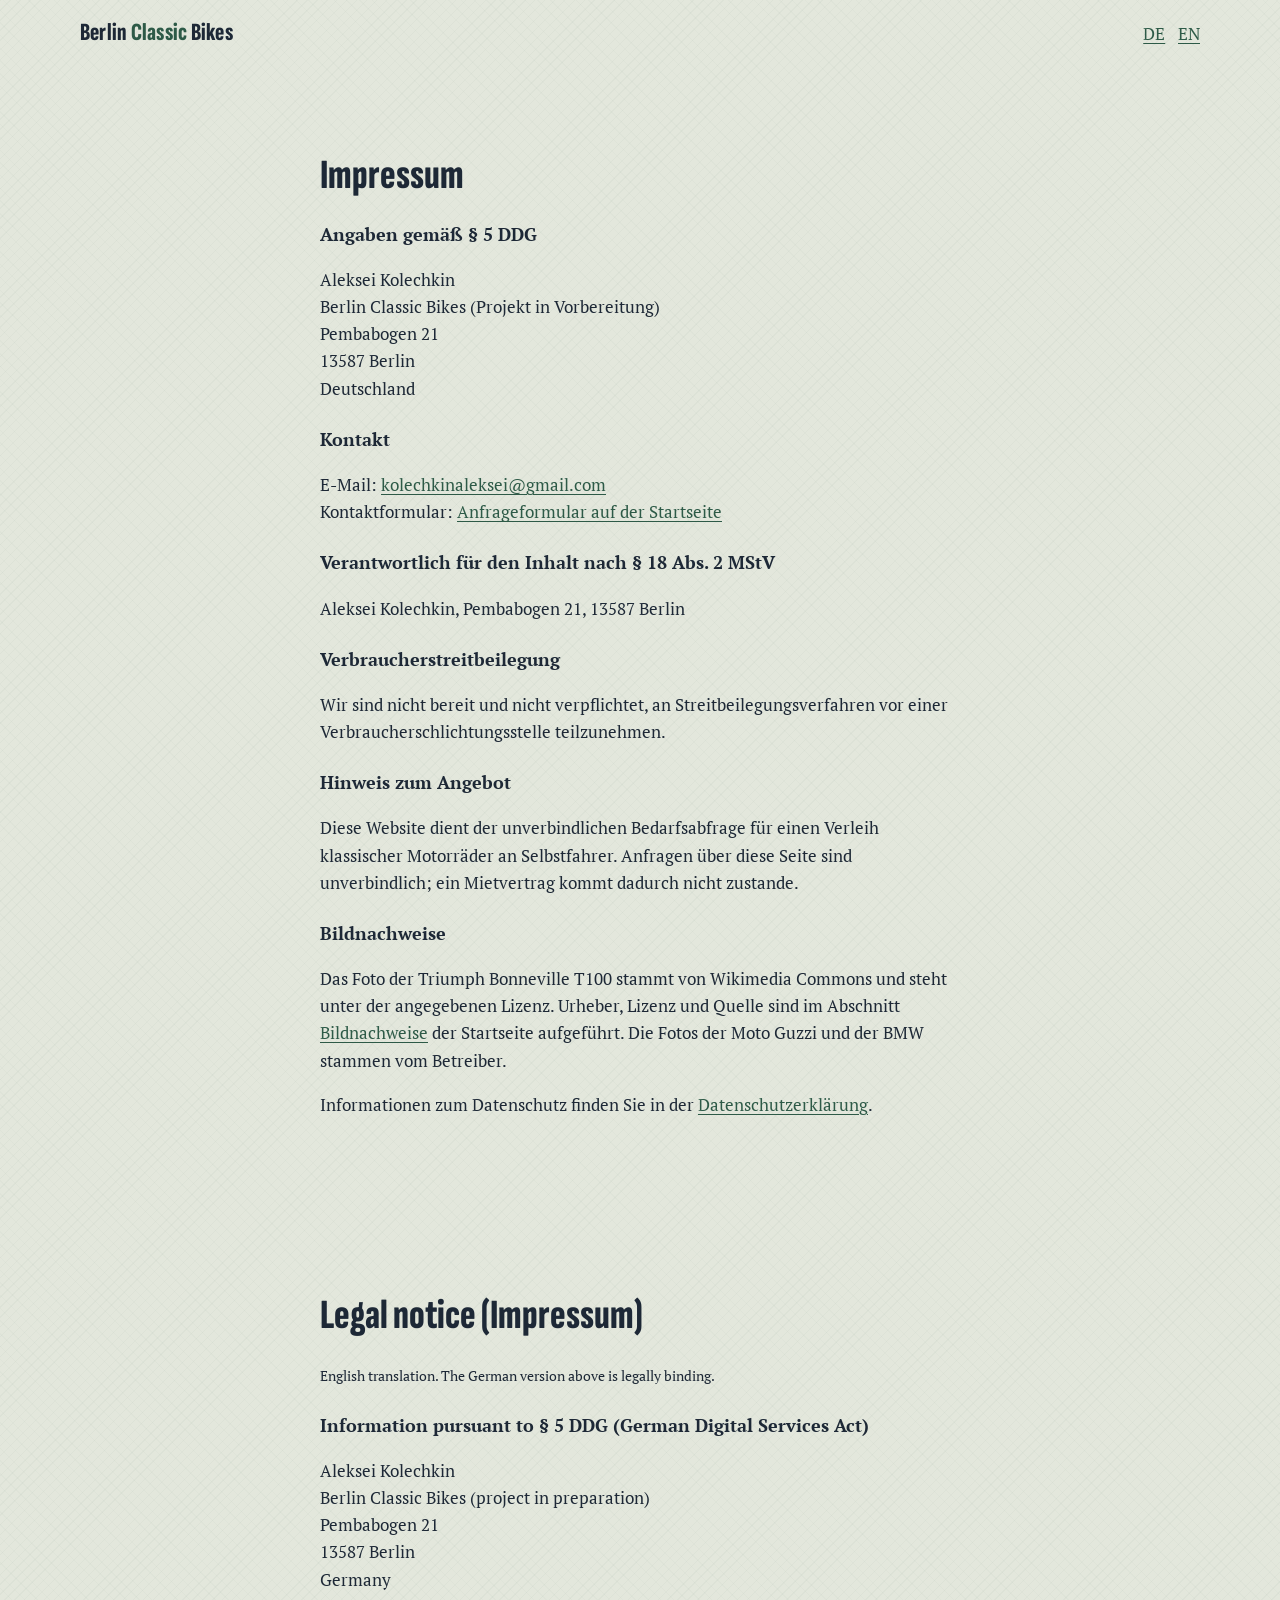
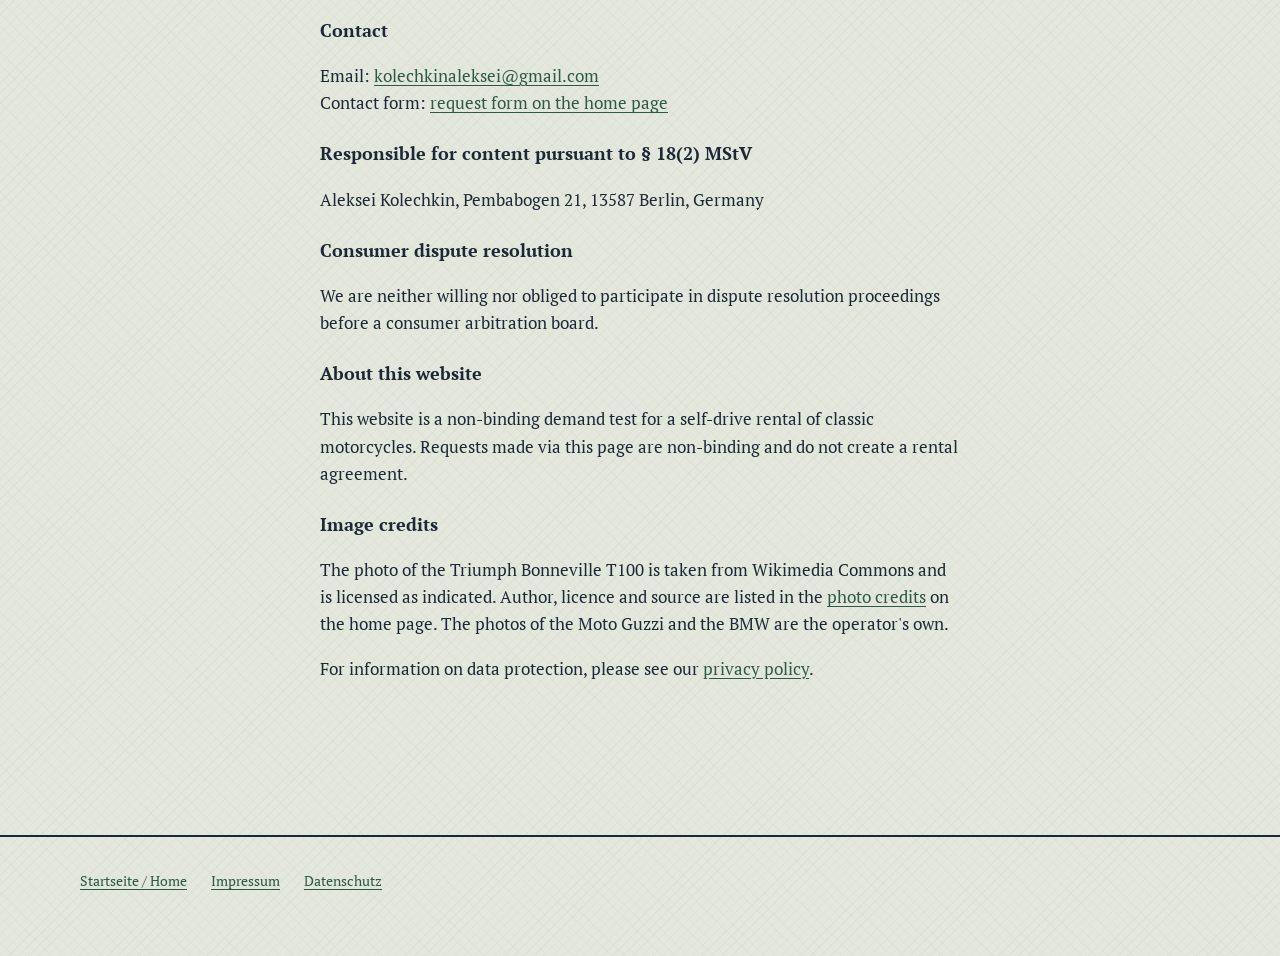
<file: impressum.html>
<!DOCTYPE html>
<html lang="de">
<head>
<meta charset="utf-8">
<meta name="viewport" content="width=device-width, initial-scale=1">
<title>Impressum – Berlin Classic Bikes</title>
<meta name="robots" content="noindex">
<link rel="icon" href="favicon.svg" type="image/svg+xml">
<link rel="stylesheet" href="assets/css/style.css">
</head>
<body>
<header class="wrap top">
  <a class="brand" href="./">Berlin <span>Classic</span> Bikes</a>
  <nav class="langs" aria-label="Sprache / Language"><a href="#de">DE</a>&nbsp;&nbsp;<a href="#en">EN</a></nav>
</header>
<main class="wrap legal">
<!-- MUSTER – keine Rechtsberatung. Vor Veröffentlichung prüfen lassen. Stand: 10.11.2026.
     Keinen Link auf die EU-OS-Plattform aufnehmen (eingestellt zum 20.07.2025, VO (EU) 2024/3228).
     USt-IdNr. bzw. Wirtschafts-IdNr. (§ 139c AO) ergänzen, sobald vorhanden (§ 5 Abs. 1 Nr. 6 DDG). -->
<section id="de" lang="de">
  <h1>Impressum</h1>

  <h3>Angaben gemäß § 5 DDG</h3>
  <p>Aleksei Kolechkin<br>
  Berlin Classic Bikes (Projekt in Vorbereitung)<br>
  Pembabogen 21<br>
  13587 Berlin<br>
  Deutschland</p>

  <h3>Kontakt</h3>
  <p>E-Mail: <a href="mailto:kolechkinaleksei@gmail.com">kolechkinaleksei@gmail.com</a><br>
  Kontaktformular: <a href="index.html#anfrage">Anfrageformular auf der Startseite</a></p>

  <h3>Verantwortlich für den Inhalt nach § 18 Abs. 2 MStV</h3>
  <p>Aleksei Kolechkin, Pembabogen 21, 13587 Berlin</p>

  <h3>Verbraucherstreitbeilegung</h3>
  <p>Wir sind nicht bereit und nicht verpflichtet, an Streitbeilegungsverfahren vor einer Verbraucherschlichtungsstelle teilzunehmen.</p>

  <h3>Hinweis zum Angebot</h3>
  <p>Diese Website dient der unverbindlichen Bedarfsabfrage für einen Verleih klassischer Motorräder an Selbstfahrer. Anfragen über diese Seite sind unverbindlich; ein Mietvertrag kommt dadurch nicht zustande.</p>

  <h3>Bildnachweise</h3>
  <p>Das Foto der Triumph Bonneville T100 stammt von Wikimedia Commons und steht unter der angegebenen Lizenz. Urheber, Lizenz und Quelle sind im Abschnitt <a href="index.html#bildnachweise">Bildnachweise</a> der Startseite aufgeführt. Die Fotos der Moto Guzzi und der BMW stammen vom Betreiber.</p>

  <p>Informationen zum Datenschutz finden Sie in der <a href="datenschutz.html">Datenschutzerklärung</a>.</p>
</section>

<section id="en" lang="en">
  <h1>Legal notice (Impressum)</h1>
  <p><small>English translation. The German version above is legally binding.</small></p>

  <h3>Information pursuant to § 5 DDG (German Digital Services Act)</h3>
  <p>Aleksei Kolechkin<br>
  Berlin Classic Bikes (project in preparation)<br>
  Pembabogen 21<br>
  13587 Berlin<br>
  Germany</p>

  <h3>Contact</h3>
  <p>Email: <a href="mailto:kolechkinaleksei@gmail.com">kolechkinaleksei@gmail.com</a><br>
  Contact form: <a href="index.html?lang=en#anfrage">request form on the home page</a></p>

  <h3>Responsible for content pursuant to § 18(2) MStV</h3>
  <p>Aleksei Kolechkin, Pembabogen 21, 13587 Berlin, Germany</p>

  <h3>Consumer dispute resolution</h3>
  <p>We are neither willing nor obliged to participate in dispute resolution proceedings before a consumer arbitration board.</p>

  <h3>About this website</h3>
  <p>This website is a non-binding demand test for a self-drive rental of classic motorcycles. Requests made via this page are non-binding and do not create a rental agreement.</p>

  <h3>Image credits</h3>
  <p>The photo of the Triumph Bonneville T100 is taken from Wikimedia Commons and is licensed as indicated. Author, licence and source are listed in the <a href="index.html?lang=en#bildnachweise">photo credits</a> on the home page. The photos of the Moto Guzzi and the BMW are the operator's own.</p>

  <p>For information on data protection, please see our <a href="datenschutz.html#en">privacy policy</a>.</p>
</section>

</main>
<footer><div class="wrap"><div class="row"><a href="./">Startseite / Home</a><a href="impressum.html">Impressum</a><a href="datenschutz.html">Datenschutz</a></div></div></footer>
</body>
</html>
</file>
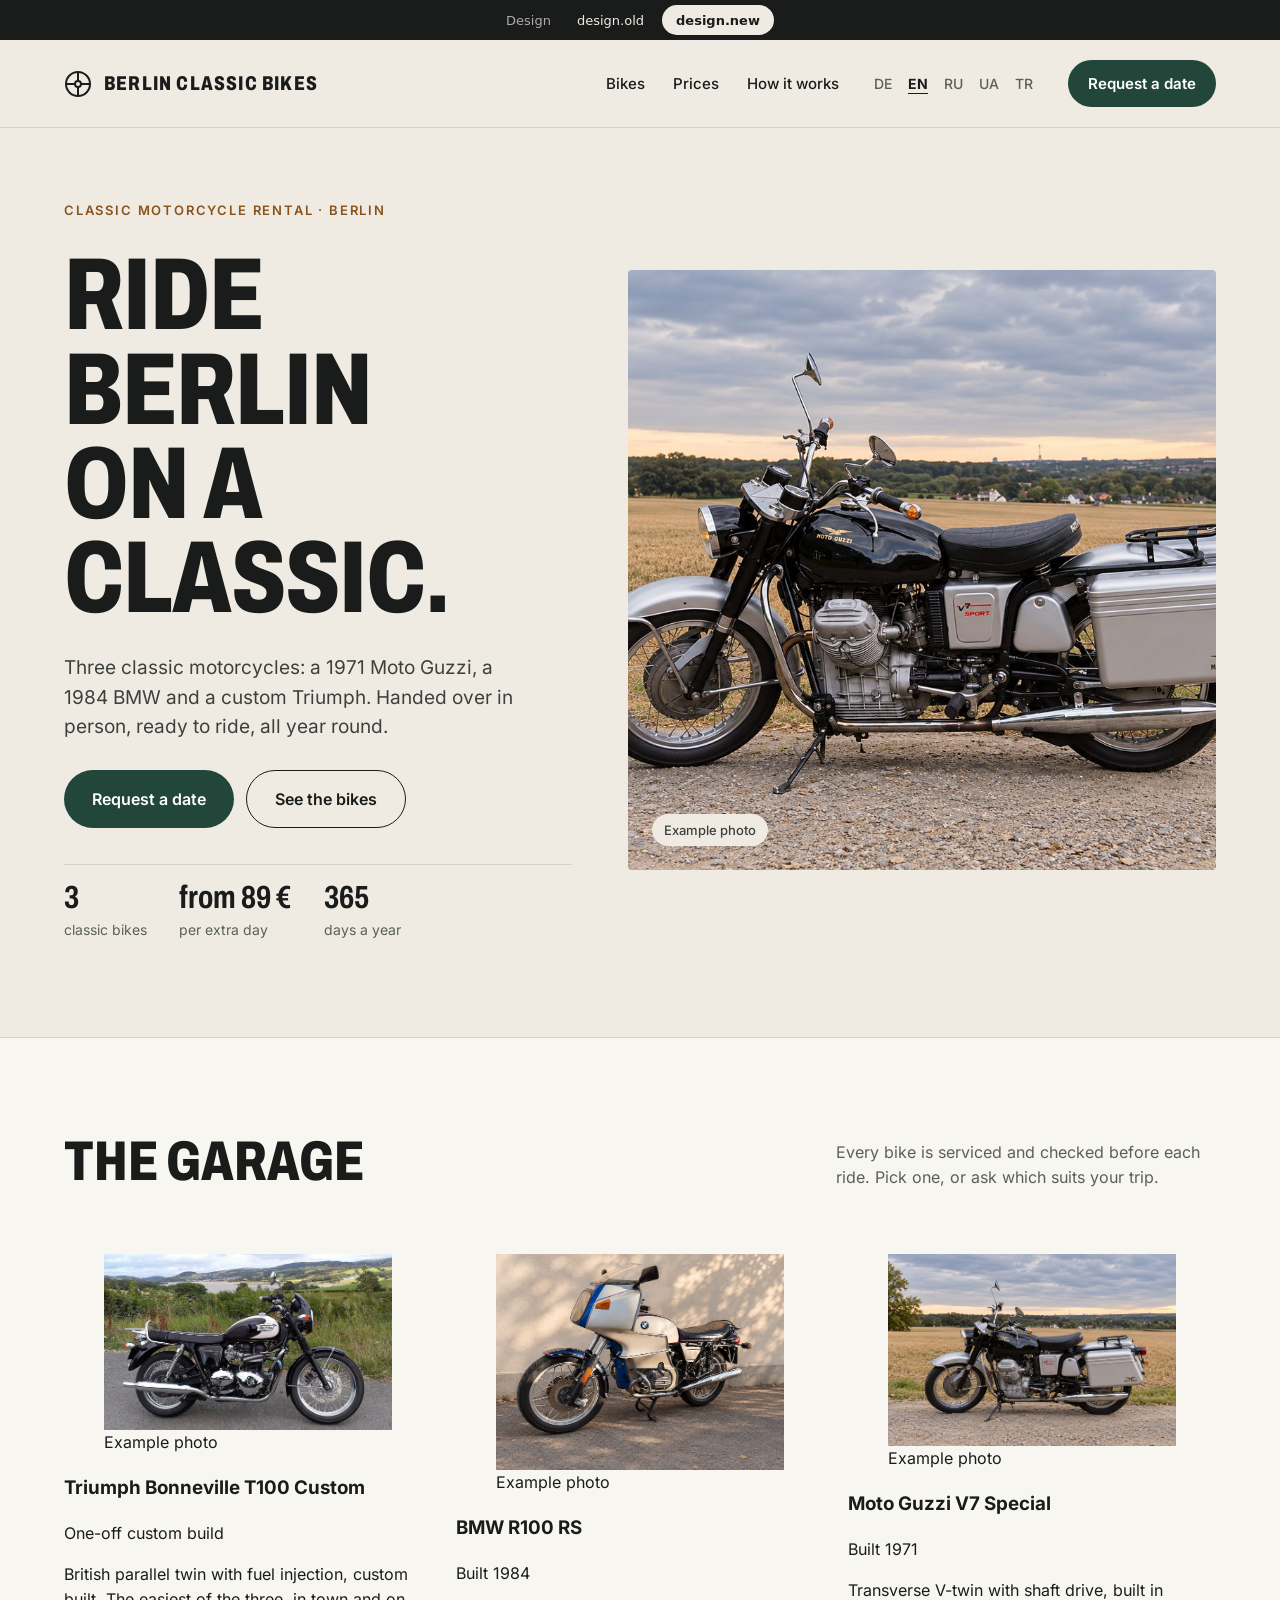
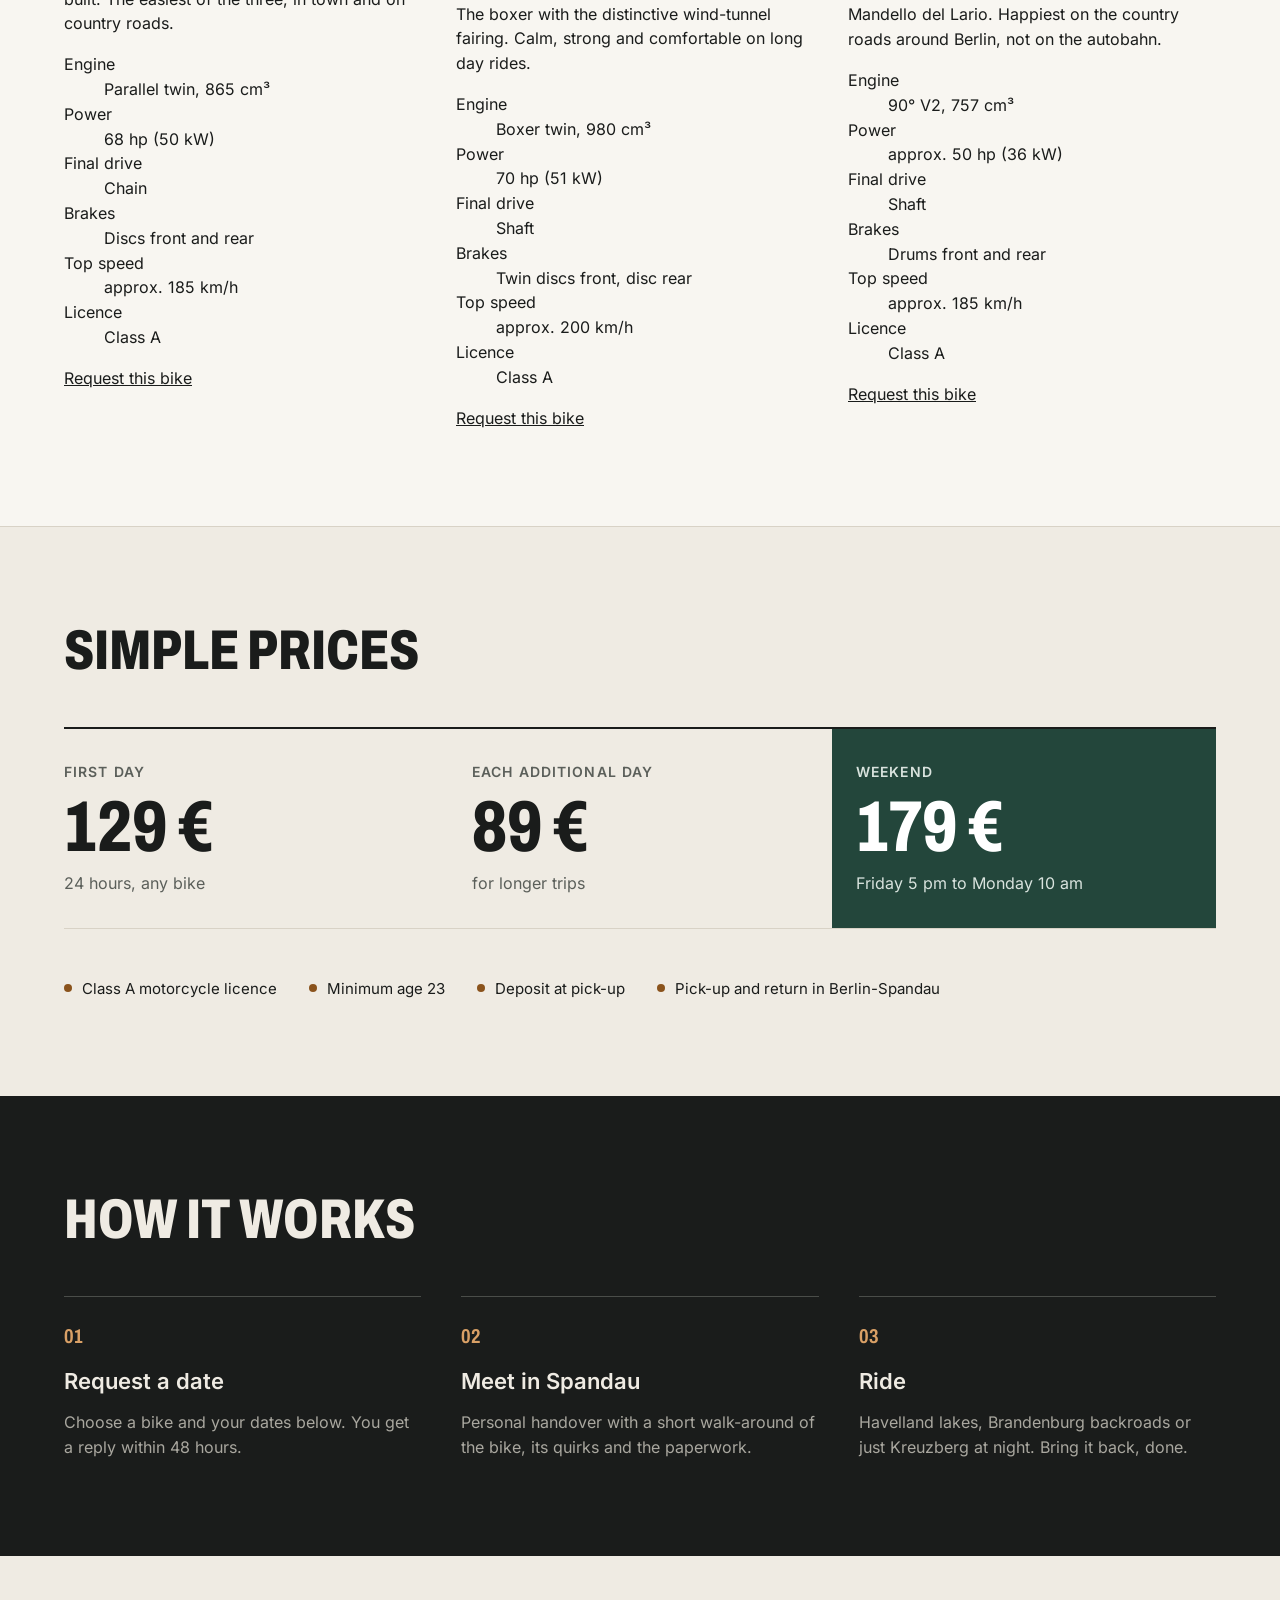
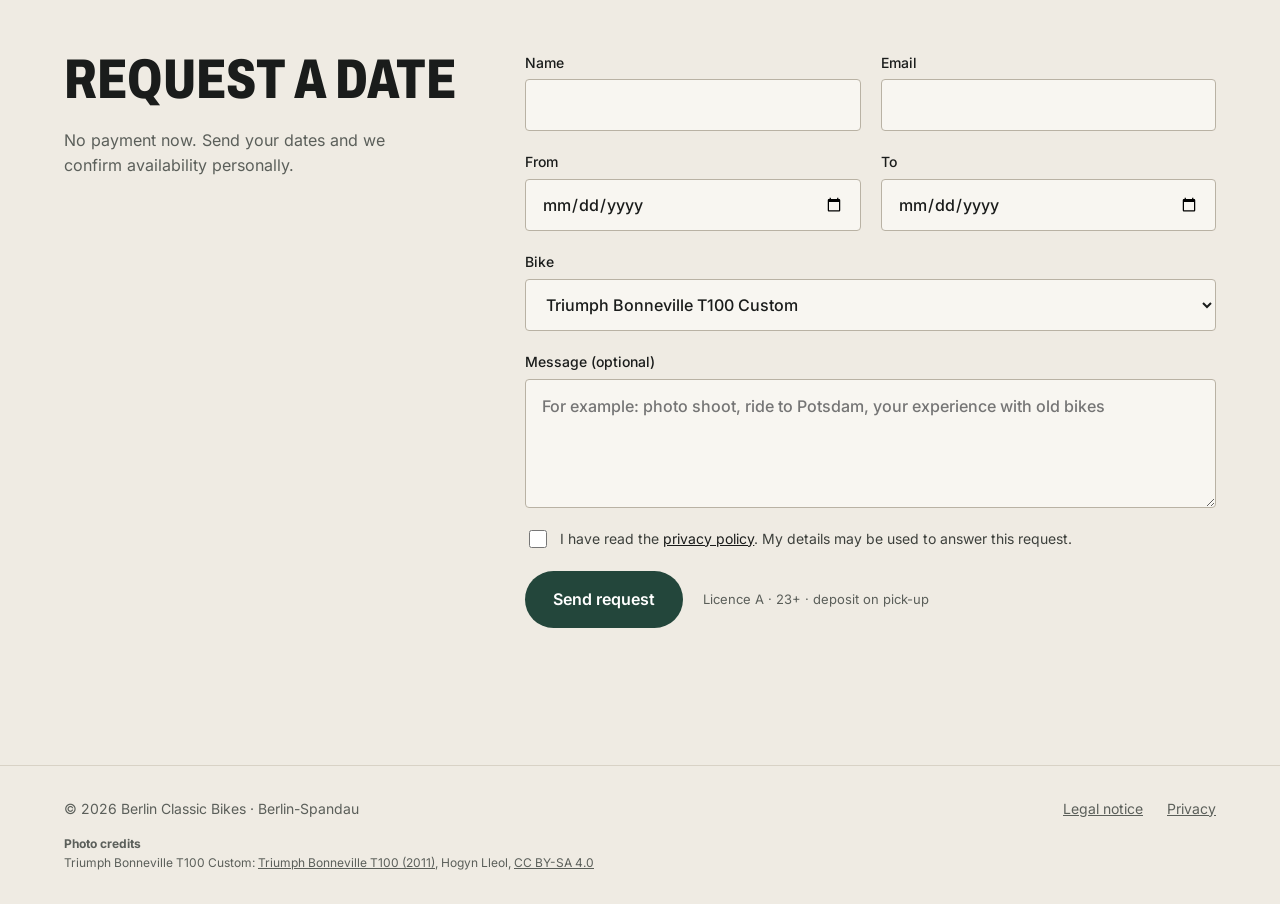
<file: new.html>
<!DOCTYPE html>
<html lang="de" data-design="new">
<head>
<meta charset="utf-8">
<meta name="viewport" content="width=device-width, initial-scale=1">
<script>/* remember the chosen design; ?design=old|new overrides */
(function(){try{var p=new URLSearchParams(location.search),q=p.get("design");if(q==="new"||q==="old")localStorage.setItem("bcb-design",q);var d=q||localStorage.getItem("bcb-design");if(d==="old"){p.delete("design");var s=p.toString();location.replace("./"+(s?"?"+s:"")+location.hash);}}catch(e){}})();</script>
<title>Berlin Classic Bikes – Klassische Motorräder mieten in Berlin</title>
<meta name="description" content="Moto Guzzi V7 Special (1971), BMW R100 RS (1984) und Triumph Bonneville T100 Custom mieten in Berlin. Ganzjährig, Übergabe in Berlin-Spandau. Jetzt unverbindlich anfragen.">
<link rel="canonical" href="https://berlinclassicbikes.de/">
<link rel="icon" href="favicon.svg" type="image/svg+xml">
<link rel="preload" href="assets/fonts/archivo-latin-standard-normal.woff2" as="font" type="font/woff2" crossorigin>
<link rel="preload" href="assets/fonts/inter-latin-wght-normal.woff2" as="font" type="font/woff2" crossorigin>
<link rel="stylesheet" href="assets/css/new.css">
<link rel="stylesheet" href="assets/css/switch.css">
<meta property="og:title" content="Berlin Classic Bikes">
<meta property="og:description" content="Klassische Motorräder mieten in Berlin, das ganze Jahr.">
<meta name="referrer" content="strict-origin-when-cross-origin">
</head>
<body>
<a class="skip" href="#anfrage" data-i18n="skip">Zur Anfrage springen</a>
<div class="design-switch" role="group" aria-labelledby="ds-label">
  <span id="ds-label" data-i18n="design.label">Design</span>
  <button type="button" data-design-to="old" data-i18n="design.old">Alt</button>
  <button type="button" data-design-to="new" data-i18n="design.new">Neu</button>
</div>

<header class="site-head">
  <div class="wrap">
    <a class="logo" href="#top">
      <svg width="28" height="28" viewBox="0 0 28 28" fill="none" stroke="currentColor" stroke-width="2" aria-hidden="true"><circle cx="14" cy="14" r="12"/><circle cx="14" cy="14" r="3"/><path d="M14 2v9M14 17v9M2 14h9M17 14h9"/></svg>
      <span>Berlin Classic Bikes</span>
    </a>
    <nav class="main-nav" aria-label="Hauptnavigation">
      <a href="#maschinen" data-i18n="n.nav.bikes">Motorräder</a>
      <a href="#preise" data-i18n="n.nav.prices">Preise</a>
      <a href="#ablauf" data-i18n="n.nav.how">So funktioniert’s</a>
      <div class="langs" role="group" aria-label="Sprache / Language">
        <button type="button" data-lang="de" lang="de">DE</button>
        <button type="button" data-lang="en" lang="en">EN</button>
        <button type="button" data-lang="ru" lang="ru">RU</button>
        <button type="button" data-lang="uk" lang="uk">UA</button>
        <button type="button" data-lang="tr" lang="tr">TR</button>
      </div>
      <a class="btn-pill small" href="#anfrage" data-track="cta/nav" data-i18n="n.cta">Termin anfragen</a>
    </nav>
  </div>
</header>

<main id="main">
  <section id="top" class="wrap hero">
    <div class="hero-text">
      <p class="eyebrow" data-i18n="n.eyebrow">Klassik-Motorradverleih · Berlin</p>
      <h1 class="display"><span data-i18n="n.hero.l1">Mit Klassikern</span> <span data-i18n="n.hero.l2">durch Berlin.</span></h1>
      <p class="lead" data-i18n="n.hero.lead">Drei klassische Motorräder: Moto Guzzi von 1971, BMW von 1984 und ein Triumph-Umbau. Persönliche Übergabe, fahrbereit, das ganze Jahr.</p>
      <div class="ctas">
        <a class="btn-pill" href="#anfrage" data-track="cta/hero" data-i18n="n.cta">Termin anfragen</a>
        <a class="btn-ghost" href="#maschinen" data-track="cta/see" data-i18n="n.see">Motorräder ansehen</a>
      </div>
      <dl class="stats">
        <div><dt data-i18n="n.stat.bikes">klassische Motorräder</dt><dd>3</dd></div>
        <div><dt data-i18n="n.stat.priceNote">pro weiteren Tag</dt><dd data-i18n="n.stat.price">ab 89 €</dd></div>
        <div><dt data-i18n="n.stat.days">Tage im Jahr</dt><dd>365</dd></div>
      </dl>
    </div>
    <figure class="hero-photo">
      <img id="hero-img" data-bike="v7" hidden alt="" width="1280" height="853" fetchpriority="high">
      <span class="pill" data-i18n="bike.example">Beispielfoto</span>
    </figure>
  </section>

  <section id="maschinen" class="garage" data-view="bikes">
    <div class="wrap">
      <div class="sec-top">
        <h2 class="display" data-i18n="n.garage.h">Die Garage</h2>
        <p class="muted" data-i18n="n.garage.p">Jede Maschine wird vor jeder Fahrt gewartet und geprüft. Wählen Sie eine aus oder fragen Sie, welche zu Ihrer Tour passt.</p>
      </div>
      <div class="bikes" id="bikes" data-order="t100,r100rs,v7"><!-- filled by app.js --></div>
    </div>
  </section>

  <section id="preise" class="wrap prices" data-view="prices">
    <h2 class="display" data-i18n="n.prices.h">Einfache Preise</h2>
    <dl class="tariffs">
      <div class="tariff"><dt data-i18n="prices.first">Erster Tag</dt><dd class="amount">129 €</dd><dd class="note" data-i18n="n.prices.firstNote">24 Stunden, jede Maschine</dd></div>
      <div class="tariff"><dt data-i18n="prices.next">Jeder weitere Tag</dt><dd class="amount">89 €</dd><dd class="note" data-i18n="n.prices.nextNote">für längere Touren</dd></div>
      <div class="tariff highlight"><dt data-i18n="prices.weekend">Wochenende</dt><dd class="amount">179 €</dd><dd class="note" data-i18n="prices.weekendNote">Freitag 17 Uhr bis Montag 10 Uhr</dd></div>
    </dl>
    <ul class="terms">
      <li data-i18n="terms.licence">Führerschein Klasse A</li>
      <li data-i18n="terms.age">Mindestalter 23 Jahre</li>
      <li data-i18n="terms.deposit">Kaution bei Übergabe</li>
      <li data-i18n="terms.pickup">Übergabe und Rückgabe in Berlin-Spandau</li>
    </ul>
  </section>

  <section id="ablauf" class="how" data-view="how">
    <div class="wrap">
      <h2 class="display" data-i18n="n.how.h">So funktioniert’s</h2>
      <ol class="steps">
        <li><h3 data-i18n="n.how.1h">Termin anfragen</h3><p data-i18n="n.how.1p">Wählen Sie unten Maschine und Termin. Sie bekommen innerhalb von 48 Stunden eine Antwort.</p></li>
        <li><h3 data-i18n="n.how.2h">Treffen in Spandau</h3><p data-i18n="n.how.2p">Persönliche Übergabe mit kurzer Einweisung: die Maschine, ihre Eigenheiten und die Papiere.</p></li>
        <li><h3 data-i18n="n.how.3h">Losfahren</h3><p data-i18n="n.how.3p">Seen im Havelland, Landstraßen in Brandenburg oder einfach Kreuzberg bei Nacht. Zurückbringen, fertig.</p></li>
      </ol>
    </div>
  </section>

  <section id="anfrage" class="wrap request" data-view="form">
    <div class="request-intro">
      <h2 class="display" data-i18n="n.cta">Termin anfragen</h2>
      <p class="muted" data-i18n="n.req.p">Jetzt ist nichts zu bezahlen. Schicken Sie Ihre Wunschtermine, wir bestätigen die Verfügbarkeit persönlich.</p>
    </div>
    <div id="form-box">
      <form id="lead-form" class="lead-form" novalidate>
        <input type="checkbox" name="botcheck" class="hp" tabindex="-1" autocomplete="off" aria-hidden="true">
        <label class="field" for="f-name"><span data-i18n="form.name">Name</span>
          <input id="f-name" name="name" type="text" autocomplete="name" required>
        </label>
        <label class="field" for="f-email"><span data-i18n="form.email">E-Mail</span>
          <input id="f-email" name="email" type="email" autocomplete="email" required>
        </label>
        <label class="field" for="f-from"><span data-i18n="form.from">Von</span>
          <input id="f-from" name="from" type="date">
        </label>
        <label class="field" for="f-to"><span data-i18n="form.to">Bis</span>
          <input id="f-to" name="to" type="date">
        </label>
        <label class="field full" for="f-bike"><span data-i18n="form.bike">Maschine</span>
          <select id="f-bike" name="bike">
            <option value="t100" data-i18n="bike.t100.name">Triumph Bonneville T100 Custom</option>
            <option value="r100rs" data-i18n="bike.r100rs.name">BMW R100 RS</option>
            <option value="v7" data-i18n="bike.v7.name">Moto Guzzi V7 Special</option>
            <option value="any" data-i18n="form.anyBike">Noch unentschieden</option>
          </select>
        </label>
        <label class="field full" for="f-msg"><span><span data-i18n="form.msg">Nachricht</span> <span data-i18n="form.optional">(optional)</span></span>
          <textarea id="f-msg" name="message" rows="4" data-i18n-placeholder="form.msgPh" placeholder="Zum Beispiel: Fotoshooting, Tour nach Potsdam, Ihre Erfahrung mit alten Maschinen"></textarea>
        </label>
        <label class="consent full">
          <input type="checkbox" name="consent" id="f-consent" required>
          <span data-i18n-html="form.consent">Ich habe die <a href="datenschutz.html">Datenschutzerklärung</a> gelesen. Meine Angaben dürfen zur Beantwortung dieser Anfrage verarbeitet werden.</span>
        </label>
        <div class="submit-row full">
          <button class="btn-pill" type="submit" id="f-submit" data-i18n="form.submit">Anfrage senden</button>
          <span class="note" data-i18n="n.req.note">Führerschein A · ab 23 · Kaution bei Übergabe</span>
        </div>
        <p class="status full" id="f-status" role="status" aria-live="polite"></p>
      </form>
    </div>
  </section>
</main>

<footer class="site-foot">
  <div class="wrap">
    <span>© 2026 Berlin Classic Bikes · <span data-i18n="n.foot.place">Berlin-Spandau</span></span>
    <nav aria-label="Rechtliches">
      <a href="impressum.html" data-i18n="foot.imprint">Impressum</a>
      <a href="datenschutz.html" data-i18n="foot.privacy">Datenschutz</a>
    </nav>
    <div class="credits" id="bildnachweise"><strong data-i18n="foot.credits">Bildnachweise</strong><div id="credits"></div></div>
  </div>
</footer>

<script src="assets/js/i18n.js"></script>
<script src="assets/js/app.js"></script>
<script data-goatcounter="https://berlinclassicbikes.goatcounter.com/count" async src="https://gc.zgo.at/count.js"></script>
</body>
</html>
</file>
<file: assets/css/style.css>
/* Berlin Classic Bikes — one-page demand test
   Palette: Fahrzeugschein grey-green paper, navy ink, Bonneville green,
   rubber-stamp red. Type: Sofia Sans Extra Condensed (display), PT Serif (text). */

@font-face { font-family: "Sofia Sans XC"; font-weight: 700; font-display: swap;
  src: url(../fonts/sofia-sans-extra-condensed-latin-700-normal.woff2) format("woff2");
  unicode-range: U+0000-00FF,U+0131,U+0152-0153,U+02BB-02BC,U+02C6,U+02DA,U+02DC,U+0304,U+0308,U+0329,U+2000-206F,U+20AC,U+2122,U+2191,U+2193,U+2212,U+2215,U+FEFF,U+FFFD; }
@font-face { font-family: "Sofia Sans XC"; font-weight: 700; font-display: swap;
  src: url(../fonts/sofia-sans-extra-condensed-latin-ext-700-normal.woff2) format("woff2");
  unicode-range: U+0100-02BA,U+02BD-02C5,U+02C7-02CC,U+02CE-02D7,U+02DD-02FF,U+1D00-1DBF,U+1E00-1E9F,U+1EF2-1EFF,U+2020,U+20A0-20AB,U+20AD-20C0,U+2113,U+2C60-2C7F,U+A720-A7FF; }
@font-face { font-family: "Sofia Sans XC"; font-weight: 700; font-display: swap;
  src: url(../fonts/sofia-sans-extra-condensed-cyrillic-700-normal.woff2) format("woff2");
  unicode-range: U+0301,U+0400-045F,U+0490-0491,U+04B0-04B1,U+2116; }
@font-face { font-family: "Sofia Sans XC"; font-weight: 700; font-display: swap;
  src: url(../fonts/sofia-sans-extra-condensed-cyrillic-ext-700-normal.woff2) format("woff2");
  unicode-range: U+0460-052F,U+1C80-1C8A,U+20B4,U+2DE0-2DFF,U+A640-A69F,U+FE2E-FE2F; }
@font-face { font-family: "Sofia Sans XC"; font-weight: 800; font-display: swap;
  src: url(../fonts/sofia-sans-extra-condensed-latin-800-normal.woff2) format("woff2");
  unicode-range: U+0000-00FF,U+0131,U+0152-0153,U+02BB-02BC,U+02C6,U+02DA,U+02DC,U+0304,U+0308,U+0329,U+2000-206F,U+20AC,U+2122,U+2191,U+2193,U+2212,U+2215,U+FEFF,U+FFFD; }
@font-face { font-family: "Sofia Sans XC"; font-weight: 800; font-display: swap;
  src: url(../fonts/sofia-sans-extra-condensed-latin-ext-800-normal.woff2) format("woff2");
  unicode-range: U+0100-02BA,U+02BD-02C5,U+02C7-02CC,U+02CE-02D7,U+02DD-02FF,U+1D00-1DBF,U+1E00-1E9F,U+1EF2-1EFF,U+2020,U+20A0-20AB,U+20AD-20C0,U+2113,U+2C60-2C7F,U+A720-A7FF; }
@font-face { font-family: "Sofia Sans XC"; font-weight: 800; font-display: swap;
  src: url(../fonts/sofia-sans-extra-condensed-cyrillic-800-normal.woff2) format("woff2");
  unicode-range: U+0301,U+0400-045F,U+0490-0491,U+04B0-04B1,U+2116; }
@font-face { font-family: "Sofia Sans XC"; font-weight: 800; font-display: swap;
  src: url(../fonts/sofia-sans-extra-condensed-cyrillic-ext-800-normal.woff2) format("woff2");
  unicode-range: U+0460-052F,U+1C80-1C8A,U+20B4,U+2DE0-2DFF,U+A640-A69F,U+FE2E-FE2F; }

@font-face { font-family: "PT Serif"; font-weight: 400; font-display: swap;
  src: url(../fonts/pt-serif-latin-400-normal.woff2) format("woff2");
  unicode-range: U+0000-00FF,U+0131,U+0152-0153,U+02BB-02BC,U+02C6,U+02DA,U+02DC,U+0304,U+0308,U+0329,U+2000-206F,U+20AC,U+2122,U+2191,U+2193,U+2212,U+2215,U+FEFF,U+FFFD; }
@font-face { font-family: "PT Serif"; font-weight: 400; font-display: swap;
  src: url(../fonts/pt-serif-latin-ext-400-normal.woff2) format("woff2");
  unicode-range: U+0100-02BA,U+02BD-02C5,U+02C7-02CC,U+02CE-02D7,U+02DD-02FF,U+1D00-1DBF,U+1E00-1E9F,U+1EF2-1EFF,U+2020,U+20A0-20AB,U+20AD-20C0,U+2113,U+2C60-2C7F,U+A720-A7FF; }
@font-face { font-family: "PT Serif"; font-weight: 400; font-display: swap;
  src: url(../fonts/pt-serif-cyrillic-400-normal.woff2) format("woff2");
  unicode-range: U+0301,U+0400-045F,U+0490-0491,U+04B0-04B1,U+2116; }
@font-face { font-family: "PT Serif"; font-weight: 400; font-display: swap;
  src: url(../fonts/pt-serif-cyrillic-ext-400-normal.woff2) format("woff2");
  unicode-range: U+0460-052F,U+1C80-1C8A,U+20B4,U+2DE0-2DFF,U+A640-A69F,U+FE2E-FE2F; }
@font-face { font-family: "PT Serif"; font-weight: 400; font-style: italic; font-display: swap;
  src: url(../fonts/pt-serif-latin-400-italic.woff2) format("woff2");
  unicode-range: U+0000-00FF,U+0131,U+0152-0153,U+02BB-02BC,U+02C6,U+02DA,U+02DC,U+0304,U+0308,U+0329,U+2000-206F,U+20AC,U+2122,U+2191,U+2193,U+2212,U+2215,U+FEFF,U+FFFD; }
@font-face { font-family: "PT Serif"; font-weight: 400; font-style: italic; font-display: swap;
  src: url(../fonts/pt-serif-latin-ext-400-italic.woff2) format("woff2");
  unicode-range: U+0100-02BA,U+02BD-02C5,U+02C7-02CC,U+02CE-02D7,U+02DD-02FF,U+1D00-1DBF,U+1E00-1E9F,U+1EF2-1EFF,U+2020,U+20A0-20AB,U+20AD-20C0,U+2113,U+2C60-2C7F,U+A720-A7FF; }
@font-face { font-family: "PT Serif"; font-weight: 400; font-style: italic; font-display: swap;
  src: url(../fonts/pt-serif-cyrillic-400-italic.woff2) format("woff2");
  unicode-range: U+0301,U+0400-045F,U+0490-0491,U+04B0-04B1,U+2116; }
@font-face { font-family: "PT Serif"; font-weight: 400; font-style: italic; font-display: swap;
  src: url(../fonts/pt-serif-cyrillic-ext-400-italic.woff2) format("woff2");
  unicode-range: U+0460-052F,U+1C80-1C8A,U+20B4,U+2DE0-2DFF,U+A640-A69F,U+FE2E-FE2F; }
@font-face { font-family: "PT Serif"; font-weight: 700; font-display: swap;
  src: url(../fonts/pt-serif-latin-700-normal.woff2) format("woff2");
  unicode-range: U+0000-00FF,U+0131,U+0152-0153,U+02BB-02BC,U+02C6,U+02DA,U+02DC,U+0304,U+0308,U+0329,U+2000-206F,U+20AC,U+2122,U+2191,U+2193,U+2212,U+2215,U+FEFF,U+FFFD; }
@font-face { font-family: "PT Serif"; font-weight: 700; font-display: swap;
  src: url(../fonts/pt-serif-latin-ext-700-normal.woff2) format("woff2");
  unicode-range: U+0100-02BA,U+02BD-02C5,U+02C7-02CC,U+02CE-02D7,U+02DD-02FF,U+1D00-1DBF,U+1E00-1E9F,U+1EF2-1EFF,U+2020,U+20A0-20AB,U+20AD-20C0,U+2113,U+2C60-2C7F,U+A720-A7FF; }
@font-face { font-family: "PT Serif"; font-weight: 700; font-display: swap;
  src: url(../fonts/pt-serif-cyrillic-700-normal.woff2) format("woff2");
  unicode-range: U+0301,U+0400-045F,U+0490-0491,U+04B0-04B1,U+2116; }
@font-face { font-family: "PT Serif"; font-weight: 700; font-display: swap;
  src: url(../fonts/pt-serif-cyrillic-ext-700-normal.woff2) format("woff2");
  unicode-range: U+0460-052F,U+1C80-1C8A,U+20B4,U+2DE0-2DFF,U+A640-A69F,U+FE2E-FE2F; }

:root {
  --paper: #e3e7dc;
  --paper-deep: #d3d9ca;
  --field: #f7f8f3;
  --ink: #1d2836;
  --ink-soft: #3f4b59;
  --green: #2d5a47;
  --green-dark: #224536;
  --stamp: #a2382a;
  --rule: #9aa594;
  --triumph: #2d5a47;
  --bmw: #3c5a8a;
  --guzzi: #9b2f2a;

  --display: "Sofia Sans XC", "Arial Narrow", "Roboto Condensed", sans-serif;
  --text: "PT Serif", Georgia, "Times New Roman", serif;

  --step--1: 0.875rem;
  --step-0: 1.0625rem;
  --step-1: 1.3rem;
  --step-2: 1.75rem;
  --step-3: 2.6rem;
  --step-4: clamp(3.4rem, 9vw, 7.6rem);

  --measure: 34em;
  --gutter: clamp(1.25rem, 4vw, 3rem);
}

*, *::before, *::after { box-sizing: border-box; }
html { -webkit-text-size-adjust: 100%; scroll-behavior: smooth; }
@media (prefers-reduced-motion: reduce) { html { scroll-behavior: auto; } }

body {
  margin: 0;
  overflow-x: clip;
  background: var(--paper);
  color: var(--ink);
  font-family: var(--text);
  font-size: var(--step-0);
  line-height: 1.6;
  /* faint paper fibres: two crossed hairline grids, the Fahrzeugschein security print */
  background-image:
    repeating-linear-gradient(135deg, rgba(45,90,71,.035) 0 1px, transparent 1px 7px),
    repeating-linear-gradient(45deg, rgba(45,90,71,.025) 0 1px, transparent 1px 9px);
}

img { max-width: 100%; height: auto; display: block; }
[hidden] { display: none !important; }
a { color: var(--green); text-underline-offset: .18em; }
a:hover { color: var(--green-dark); }

:focus-visible {
  outline: 3px solid var(--stamp);
  outline-offset: 3px;
}

.skip {
  position: absolute; left: -999px; top: 0;
  background: var(--ink); color: var(--field); padding: .6rem 1rem; z-index: 10;
}
.skip:focus { left: 1rem; top: 1rem; }

.wrap { max-width: 76rem; margin: 0 auto; padding: 0 var(--gutter); }

/* ---------- header ---------- */
.top {
  display: flex; align-items: center; justify-content: space-between; gap: 1rem;
  padding-top: 1.25rem; padding-bottom: 1.25rem;
}
.brand {
  font-family: var(--display); font-weight: 800; font-size: 1.55rem; line-height: 1;
  letter-spacing: .01em; color: var(--ink); text-decoration: none;
}
.brand span { color: var(--green); }

.langs { display: flex; gap: .15rem; flex-wrap: wrap; justify-content: flex-end; }
.langs button {
  font-family: var(--display); font-weight: 700; font-size: 1.05rem;
  background: none; border: 1.5px solid transparent; color: var(--ink-soft);
  padding: .25rem .55rem; border-radius: 3px; cursor: pointer; min-width: 2.6rem; min-height: 2.5rem;
}
.langs button:hover { color: var(--ink); border-color: var(--rule); }
.langs button[aria-pressed="true"] { color: var(--field); background: var(--ink); border-color: var(--ink); }

/* ---------- hero ---------- */
.hero {
  display: grid; grid-template-columns: minmax(0, 1.05fr) minmax(0, 1fr);
  gap: clamp(1.5rem, 4vw, 3.5rem); align-items: end;
  padding-top: clamp(1rem, 4vw, 3rem); padding-bottom: clamp(2.5rem, 6vw, 5rem);
}
.hero h1 {
  font-family: var(--display); font-weight: 800; font-size: var(--step-4);
  line-height: .86; letter-spacing: -.01em; margin: 0 0 1.4rem;
  text-wrap: balance;
}
.hero h1 .line2 { display: block; color: var(--green); }
.hero .lead { font-size: var(--step-1); line-height: 1.5; max-width: var(--measure); margin: 0 0 1.8rem; }

.btn {
  display: inline-flex; align-items: center; justify-content: center;
  font-family: var(--display); font-weight: 700; font-size: 1.35rem; letter-spacing: .01em;
  background: var(--green); color: var(--field); text-decoration: none;
  border: 0; border-radius: 3px; padding: .7rem 1.5rem; min-height: 3rem; cursor: pointer;
  box-shadow: 0 3px 0 var(--green-dark);
}
.btn:hover { background: var(--green-dark); color: var(--field); }
.btn:active { transform: translateY(2px); box-shadow: 0 1px 0 var(--green-dark); }
.btn[disabled] { opacity: .6; cursor: progress; }

.hero-photo { position: relative; margin: 0; }
.hero-photo img {
  width: 100%; aspect-ratio: 4 / 3; object-fit: cover;
  border: 10px solid var(--field); box-shadow: 0 1px 0 var(--rule), 0 18px 40px -24px rgba(29,40,54,.55);
  background: var(--paper-deep);
}
.hero-photo figcaption { font-size: var(--step--1); color: var(--ink-soft); margin-top: .5rem; }

/* ---------- sections ---------- */
section { padding-top: clamp(2.5rem, 6vw, 4.5rem); padding-bottom: clamp(2.5rem, 6vw, 4.5rem); }
.sec-head { max-width: 46rem; margin-bottom: 2rem; }
h2 {
  font-family: var(--display); font-weight: 800; font-size: var(--step-3);
  line-height: .95; margin: 0 0 .7rem; letter-spacing: -.005em;
}
.sec-head p { margin: 0; color: var(--ink-soft); max-width: var(--measure); }
.band { border-top: 2px solid var(--ink); }

/* ---------- bikes: three registration documents ---------- */
.bikes { display: grid; grid-template-columns: repeat(3, minmax(0, 1fr)); gap: clamp(1rem, 2.5vw, 2rem); }
.doc {
  background: var(--field); border: 1px solid var(--rule);
  border-top: 8px solid var(--c, var(--green));
  display: flex; flex-direction: column;
}
.doc[data-bike="t100"] { --c: var(--triumph); }
.doc[data-bike="r100rs"] { --c: var(--bmw); }
.doc[data-bike="v7"] { --c: var(--guzzi); }
.doc .photo { margin: 0; position: relative; background: var(--paper-deep); }
.doc .photo img { width: 100%; aspect-ratio: 3 / 2; object-fit: cover; }
.doc .photo .tag {
  position: absolute; left: .6rem; bottom: .6rem;
  background: rgba(247,248,243,.92); color: var(--ink-soft); font-size: .78rem; font-style: italic;
  padding: .1rem .45rem; border-radius: 2px;
}
.doc .body { padding: 1.1rem 1.2rem 1.3rem; display: flex; flex-direction: column; flex: 1; }
.doc h3 {
  font-family: var(--display); font-weight: 800; font-size: 2rem; line-height: .95; margin: 0;
}
.doc .year { font-family: var(--display); font-weight: 700; font-size: 1.25rem; color: var(--c); margin: .2rem 0 .7rem; }
.doc .desc { margin: 0 0 1rem; font-size: 1rem; }

/* spec grid styled like the numbered fields of an old Fahrzeugschein */
.fields { display: grid; grid-template-columns: 1fr 1fr; margin: 0 0 1.2rem; border-top: 1px solid var(--rule); }
.fields div { padding: .45rem .5rem .4rem 0; border-bottom: 1px solid var(--rule); }
.fields div:nth-child(odd) { border-right: 1px solid var(--rule); padding-right: .6rem; }
.fields div:nth-child(even) { padding-left: .6rem; }
.fields dt { font-size: .76rem; color: var(--ink-soft); line-height: 1.2; }
.fields dd { margin: 0; font-size: .95rem; line-height: 1.3; font-weight: 700; }
.doc .btn { margin-top: auto; align-self: flex-start; font-size: 1.2rem; background: var(--c); box-shadow: 0 3px 0 rgba(0,0,0,.25); }
.doc .btn:hover { filter: brightness(.88); background: var(--c); }

/* ---------- prices ---------- */
.prices { display: grid; grid-template-columns: minmax(0, 1.2fr) minmax(0, 1fr); gap: clamp(1.5rem, 4vw, 4rem); align-items: start; }
.tariff { width: 100%; border-collapse: collapse; }
.tariff th, .tariff td { padding: .85rem 0; border-bottom: 1px solid var(--rule); vertical-align: baseline; }
.tariff th { text-align: left; font-weight: 400; padding-right: 1rem; }
.tariff th small { display: block; color: var(--ink-soft); font-size: .9rem; }
.tariff td {
  text-align: right; white-space: nowrap;
  font-family: var(--display); font-weight: 800; font-size: 2.6rem; line-height: 1; color: var(--green);
}
.example { color: var(--ink-soft); font-size: .95rem; margin: .8rem 0 0; }
.terms { margin: 0; padding: 0; list-style: none; }
.terms li { padding: .7rem 0 .7rem 2rem; border-bottom: 1px solid var(--rule); position: relative; }
.terms li::before {
  content: ""; position: absolute; left: .2rem; top: 1.05rem; width: .85rem; height: .45rem;
  border-left: 2.5px solid var(--green); border-bottom: 2.5px solid var(--green); transform: rotate(-45deg);
}
.terms h3 { font-family: var(--display); font-weight: 800; font-size: 1.6rem; margin: 0 0 .3rem; }

/* ---------- form ---------- */
.form-grid { display: grid; grid-template-columns: minmax(0, 1fr) minmax(0, 1.4fr); gap: clamp(1.5rem, 4vw, 4rem); }
form { display: grid; grid-template-columns: 1fr 1fr; gap: 1rem 1.2rem; }
.full { grid-column: 1 / -1; }
label, legend { display: block; font-size: .95rem; font-weight: 700; margin-bottom: .3rem; }
label .opt { font-weight: 400; color: var(--ink-soft); }
input[type="text"], input[type="email"], input[type="tel"], input[type="month"], select, textarea {
  width: 100%; font: inherit; font-size: 1rem; color: var(--ink);
  background: var(--field); border: 1.5px solid var(--rule); border-radius: 3px;
  padding: .65rem .75rem; min-height: 2.9rem;
}
textarea { min-height: 6.5rem; resize: vertical; }
input:hover, select:hover, textarea:hover { border-color: var(--ink-soft); }
input:focus-visible, select:focus-visible, textarea:focus-visible { outline: 3px solid var(--green); outline-offset: 1px; border-color: var(--green); }
fieldset { border: 0; margin: 0; padding: 0; min-width: 0; }
.choices { display: flex; flex-wrap: wrap; gap: .5rem; }
.choices label {
  font-weight: 400; margin: 0; display: inline-flex; align-items: center; gap: .45rem;
  background: var(--field); border: 1.5px solid var(--rule); border-radius: 3px; padding: .5rem .8rem; cursor: pointer; min-height: 2.75rem;
}
.choices input { accent-color: var(--green); width: 1.1rem; height: 1.1rem; margin: 0; }
.choices label:has(input:checked) { border-color: var(--green); box-shadow: inset 0 0 0 1px var(--green); }
.consent { display: flex; gap: .6rem; align-items: flex-start; font-weight: 400; font-size: .92rem; }
.consent input { accent-color: var(--green); width: 1.15rem; height: 1.15rem; margin-top: .2rem; flex: none; }
.hp { position: absolute !important; left: -9999px !important; }
.status { margin: 0; font-size: 1rem; min-height: 1.5rem; }
.status.ok { color: var(--green); font-weight: 700; }
.status.err { color: var(--stamp); font-weight: 700; }
.form-done { background: var(--field); border: 1px solid var(--rule); border-top: 8px solid var(--green); padding: 1.5rem; }
.form-done h3 { font-family: var(--display); font-weight: 800; font-size: 2rem; margin: 0 0 .4rem; }

/* ---------- footer ---------- */
footer { border-top: 2px solid var(--ink); padding: 2rem 0 3rem; font-size: .9rem; color: var(--ink-soft); }
footer .row { display: flex; flex-wrap: wrap; gap: .5rem 1.5rem; margin-bottom: 1rem; }
footer .credits { max-width: 60rem; }
footer .credits p { margin: .2rem 0; }

/* ---------- legal pages ---------- */
.legal { max-width: 46rem; padding-bottom: 4rem; }
.legal h1 { font-family: var(--display); font-weight: 800; font-size: var(--step-3); line-height: 1; margin: 1rem 0 1.5rem; }
.legal h2 { font-size: 2rem; margin-top: 2.5rem; }
.legal h3 { font-size: 1.1rem; margin: 1.5rem 0 .3rem; }
.legal .note { background: var(--field); border-left: 4px solid var(--stamp); padding: .6rem .9rem; font-size: .9rem; }

/* ---------- responsive ---------- */
@media (max-width: 960px) {
  .bikes { grid-template-columns: minmax(0, 1fr); max-width: 34rem; }
  .doc { display: grid; grid-template-columns: 1fr; }
}
@media (max-width: 820px) {
  .hero { grid-template-columns: minmax(0, 1fr); }
  .hero-photo { order: -1; margin-top: 1rem; }
  .prices, .form-grid { grid-template-columns: minmax(0, 1fr); }
}
@media (max-width: 520px) {
  form { grid-template-columns: minmax(0, 1fr); }
  .brand { font-size: 1.3rem; }
  .langs button { min-width: 2.3rem; padding: .2rem .35rem; }
  .top { flex-direction: column; align-items: flex-start; }
  .tariff td { font-size: 2.1rem; }
}
</file>
<file: assets/css/switch.css>
/* Design switch: a slim bar at the very top of both pages (index.html = old, new.html = new). */
.design-switch {
  display: flex; justify-content: center; align-items: center; gap: 4px;
  padding: 5px 16px; background: #1a1c1b; color: #efebe3;
  font: 500 13px/1 system-ui, -apple-system, "Segoe UI", sans-serif;
}
.design-switch span { margin-right: 8px; opacity: .7; }
.design-switch button {
  font: inherit; color: inherit; background: none; border: 0; cursor: pointer;
  padding: 7px 14px; border-radius: 999px; min-height: 30px;
}
.design-switch button:hover { background: rgba(255, 255, 255, .14); }
.design-switch button[aria-pressed="true"] { background: #efebe3; color: #1a1c1b; font-weight: 700; }
.design-switch button:focus-visible { outline: 3px solid #d9a066; outline-offset: 2px; }
@media print { .design-switch { display: none; } }
</file>
<file: assets/css/new.css>
/* Berlin Classic Bikes — new design (new.html), built from the "Landing — berlinclassicbikes.de" mockup.
   Archivo (condensed via font-stretch) for display, Inter for text. Archivo has no Cyrillic,
   so RU/UA headings fall back to the self-hosted Sofia Sans Extra Condensed. */

@font-face { font-family: "Archivo"; font-style: normal; font-display: swap; font-weight: 100 900; font-stretch: 62% 125%;
  src: url(../fonts/archivo-latin-standard-normal.woff2) format("woff2-variations");
  unicode-range: U+0000-00FF,U+0131,U+0152-0153,U+02BB-02BC,U+02C6,U+02DA,U+02DC,U+0304,U+0308,U+0329,U+2000-206F,U+20AC,U+2122,U+2191,U+2193,U+2212,U+2215,U+FEFF,U+FFFD; }
@font-face { font-family: "Archivo"; font-style: normal; font-display: swap; font-weight: 100 900; font-stretch: 62% 125%;
  src: url(../fonts/archivo-latin-ext-standard-normal.woff2) format("woff2-variations");
  unicode-range: U+0100-02BA,U+02BD-02C5,U+02C7-02CC,U+02CE-02D7,U+02DD-02FF,U+0304,U+0308,U+0329,U+1D00-1DBF,U+1E00-1E9F,U+1EF2-1EFF,U+2020,U+20A0-20AB,U+20AD-20C0,U+2113,U+2C60-2C7F,U+A720-A7FF; }

@font-face { font-family: "Inter"; font-style: normal; font-display: swap; font-weight: 100 900;
  src: url(../fonts/inter-latin-wght-normal.woff2) format("woff2-variations");
  unicode-range: U+0000-00FF,U+0131,U+0152-0153,U+02BB-02BC,U+02C6,U+02DA,U+02DC,U+0304,U+0308,U+0329,U+2000-206F,U+20AC,U+2122,U+2191,U+2193,U+2212,U+2215,U+FEFF,U+FFFD; }
@font-face { font-family: "Inter"; font-style: normal; font-display: swap; font-weight: 100 900;
  src: url(../fonts/inter-latin-ext-wght-normal.woff2) format("woff2-variations");
  unicode-range: U+0100-02BA,U+02BD-02C5,U+02C7-02CC,U+02CE-02D7,U+02DD-02FF,U+0304,U+0308,U+0329,U+1D00-1DBF,U+1E00-1E9F,U+1EF2-1EFF,U+2020,U+20A0-20AB,U+20AD-20C0,U+2113,U+2C60-2C7F,U+A720-A7FF; }
@font-face { font-family: "Inter"; font-style: normal; font-display: swap; font-weight: 100 900;
  src: url(../fonts/inter-cyrillic-wght-normal.woff2) format("woff2-variations");
  unicode-range: U+0301,U+0400-045F,U+0490-0491,U+04B0-04B1,U+2116; }
@font-face { font-family: "Inter"; font-style: normal; font-display: swap; font-weight: 100 900;
  src: url(../fonts/inter-cyrillic-ext-wght-normal.woff2) format("woff2-variations");
  unicode-range: U+0460-052F,U+1C80-1C8A,U+20B4,U+2DE0-2DFF,U+A640-A69F,U+FE2E-FE2F; }

/* Cyrillic fallback for display text (same files as the old design) */
@font-face { font-family: "Sofia Sans XC"; font-weight: 700; font-display: swap;
  src: url(../fonts/sofia-sans-extra-condensed-cyrillic-700-normal.woff2) format("woff2");
  unicode-range: U+0301,U+0400-045F,U+0490-0491,U+04B0-04B1,U+2116; }
@font-face { font-family: "Sofia Sans XC"; font-weight: 700; font-display: swap;
  src: url(../fonts/sofia-sans-extra-condensed-cyrillic-ext-700-normal.woff2) format("woff2");
  unicode-range: U+0460-052F,U+1C80-1C8A,U+20B4,U+2DE0-2DFF,U+A640-A69F,U+FE2E-FE2F; }
@font-face { font-family: "Sofia Sans XC"; font-weight: 800; font-display: swap;
  src: url(../fonts/sofia-sans-extra-condensed-cyrillic-800-normal.woff2) format("woff2");
  unicode-range: U+0301,U+0400-045F,U+0490-0491,U+04B0-04B1,U+2116; }
@font-face { font-family: "Sofia Sans XC"; font-weight: 800; font-display: swap;
  src: url(../fonts/sofia-sans-extra-condensed-cyrillic-ext-800-normal.woff2) format("woff2");
  unicode-range: U+0460-052F,U+1C80-1C8A,U+20B4,U+2DE0-2DFF,U+A640-A69F,U+FE2E-FE2F; }

:root {
  --bg: #EFEBE3;
  --surface: #F8F6F1;
  --ink: #1A1C1B;
  --ink-2: #3D403C;
  --muted: #5B5F5A;
  --line: #D8D2C6;
  --field-line: #B9B2A4;
  --accent: #23463B;
  --accent-soft: #D9E3DE;
  --rust: #8A531C;
  --photo: #DCD5C8;
  --night: #1A1C1B;
  --night-line: #4A4D49;
  --night-muted: #A9A79F;
  --amber: #D9A066;
  --err: #9B2F2A;

  --display: "Archivo", "Sofia Sans XC", "Arial Narrow", sans-serif;
  --text: "Inter", system-ui, -apple-system, "Segoe UI", sans-serif;
}

*, *::before, *::after { box-sizing: border-box; }
html { -webkit-text-size-adjust: 100%; scroll-behavior: smooth; }
@media (prefers-reduced-motion: reduce) { html { scroll-behavior: auto; } }
body {
  margin: 0; background: var(--bg); color: var(--ink);
  font-family: var(--text); font-size: 16px; line-height: 1.55;
  overflow-x: clip;
}
img { max-width: 100%; height: auto; display: block; }
[hidden] { display: none !important; }
a { color: var(--ink); }
a:hover { color: var(--accent); }
input, select, textarea, button { font: inherit; }
:focus-visible { outline: 3px solid var(--rust); outline-offset: 3px; }

.skip { position: absolute; left: -999px; top: 0; background: var(--ink); color: #fff; padding: .6rem 1rem; z-index: 10; }
.skip:focus { left: 1rem; top: 1rem; }

.wrap { max-width: 1200px; margin: 0 auto; padding-left: 24px; padding-right: 24px; }
.display {
  font-family: var(--display); font-stretch: 75%; font-weight: 800;
  text-transform: uppercase; line-height: 1;
}
.muted { color: var(--muted); margin: 0; }

/* ---------- buttons ---------- */
.btn-pill {
  display: inline-flex; align-items: center; justify-content: center;
  min-height: 52px; padding: 16px 28px; border-radius: 999px;
  background: var(--accent); color: #fff; font-weight: 600; text-decoration: none;
  border: 0; cursor: pointer;
}
.btn-pill:hover { background: #1a362d; color: #fff; }
.btn-pill.small { min-height: 44px; padding: 12px 20px; }
.btn-pill[disabled] { opacity: .6; cursor: progress; }
.btn-ghost {
  display: inline-flex; align-items: center; min-height: 52px; padding: 16px 28px;
  border: 1.5px solid var(--ink); border-radius: 999px; font-weight: 600; text-decoration: none;
}
.btn-ghost:hover { background: var(--ink); color: var(--bg); }

/* ---------- header ---------- */
.site-head { border-bottom: 1px solid var(--line); }
.site-head .wrap {
  display: flex; flex-wrap: wrap; align-items: center; justify-content: space-between; gap: 16px;
  padding-top: 20px; padding-bottom: 20px;
}
.logo { display: flex; align-items: center; gap: 12px; text-decoration: none; color: var(--ink); }
.logo span { font-family: var(--display); font-stretch: 75%; font-weight: 800; font-size: 20px; letter-spacing: .06em; text-transform: uppercase; }
.main-nav { display: flex; flex-wrap: wrap; align-items: center; gap: 28px; font-size: 15px; font-weight: 500; }
.main-nav > a:not(.btn-pill) { text-decoration: none; }
.langs { display: flex; gap: 2px; }
.langs button {
  background: none; border: 0; color: var(--muted); font-weight: 500; font-size: 14px;
  padding: 6px 7px; border-radius: 6px; cursor: pointer; min-width: 32px; min-height: 36px;
}
.langs button:hover { color: var(--ink); background: var(--surface); }
.langs button[aria-pressed="true"] { color: var(--ink); font-weight: 700; text-decoration: underline; text-underline-offset: 4px; }

/* ---------- hero ---------- */
.hero { display: flex; flex-wrap: wrap; gap: 56px; align-items: center; padding-top: 72px; padding-bottom: 96px; }
.hero-text { flex: 1 1 440px; min-width: 0; display: flex; flex-direction: column; gap: 28px; }
.eyebrow { margin: 0; font-size: 13px; font-weight: 600; letter-spacing: .14em; text-transform: uppercase; color: var(--rust); }
.hero h1 { margin: 0; font-size: clamp(56px, 8vw, 104px); line-height: .92; letter-spacing: -.01em; }
.hero h1 span { display: block; }
.hero .lead { margin: 0; max-width: 460px; font-size: 19px; color: var(--ink-2); }
.hero .ctas { display: flex; flex-wrap: wrap; gap: 12px; }
.stats { display: flex; flex-wrap: wrap; gap: 32px; padding-top: 12px; margin: 8px 0 0; border-top: 1px solid var(--line); }
.stats dt { order: 2; font-size: 14px; color: var(--muted); }
.stats dd { order: 1; margin: 0; font-family: var(--display); font-stretch: 75%; font-weight: 700; font-size: 32px; line-height: 1.3; }
.stats div { display: flex; flex-direction: column; }
.hero-photo {
  flex: 1 1 520px; min-width: 0; height: 600px; margin: 0; position: relative;
  border-radius: 4px; overflow: hidden; background: var(--photo);
}
.hero-photo img { width: 100%; height: 100%; object-fit: cover; }
.pill {
  position: absolute; left: 24px; bottom: 24px;
  font-size: 13px; font-weight: 500; color: var(--ink-2); background: var(--bg);
  padding: 6px 12px; border-radius: 999px;
}

/* ---------- garage ---------- */
.garage { background: var(--surface); border-top: 1px solid var(--line); border-bottom: 1px solid var(--line); }
.garage .wrap { padding-top: 96px; padding-bottom: 96px; display: flex; flex-direction: column; gap: 48px; }
.sec-top { display: flex; flex-wrap: wrap; justify-content: space-between; align-items: flex-end; gap: 16px; }
.sec-top p { max-width: 380px; }
h2.display { margin: 0; font-size: 56px; }
.bikes { display: grid; grid-template-columns: repeat(auto-fit, minmax(300px, 1fr)); gap: 24px; }
.bike { display: flex; flex-direction: column; gap: 16px; }
.bike-photo { margin: 0; position: relative; aspect-ratio: 4 / 3; border-radius: 4px; overflow: hidden; background: var(--photo); }
.bike-photo img { width: 100%; height: 100%; object-fit: cover; }
.bike-photo .pill { left: 16px; bottom: 16px; font-size: 12px; padding: 4px 10px; background: var(--surface); }
.bike-head { display: flex; justify-content: space-between; align-items: baseline; gap: 12px; }
.bike-head h3 { margin: 0; font-family: var(--display); font-stretch: 75%; font-weight: 700; font-size: 28px; text-transform: uppercase; line-height: 1.1; }
.bike-year { font-size: 14px; font-weight: 600; color: var(--rust); white-space: nowrap; }
.chips { display: flex; gap: 8px; flex-wrap: wrap; font-size: 13px; list-style: none; margin: 0; padding: 0; }
.chips li { border: 1px solid var(--line); border-radius: 999px; padding: 4px 12px; }
.link-cta { align-self: flex-start; font-weight: 600; text-underline-offset: 4px; }

/* ---------- prices ---------- */
.prices { padding-top: 96px; padding-bottom: 96px; display: flex; flex-direction: column; gap: 48px; }
.tariffs { display: grid; grid-template-columns: repeat(auto-fit, minmax(240px, 1fr)); border-top: 2px solid var(--ink); margin: 0; }
.tariff { padding: 32px 24px; border-bottom: 1px solid var(--line); display: flex; flex-direction: column; gap: 8px; }
.tariff:first-child { padding-left: 0; }
.tariff dt { font-size: 14px; font-weight: 600; letter-spacing: .08em; text-transform: uppercase; color: var(--muted); }
.tariff .amount { margin: 0; font-family: var(--display); font-stretch: 75%; font-weight: 800; font-size: 72px; line-height: 1; }
.tariff .note { margin: 0; color: var(--muted); }
.tariff.highlight { background: var(--accent); color: #fff; padding-left: 24px; }
.tariff.highlight dt, .tariff.highlight .note { color: var(--accent-soft); }
.terms { display: flex; flex-wrap: wrap; gap: 12px 32px; font-size: 15px; list-style: none; margin: 0; padding: 0; }
.terms li { display: flex; gap: 10px; align-items: center; }
.terms li::before { content: ""; width: 8px; height: 8px; border-radius: 50%; background: var(--rust); flex: none; }

/* ---------- how ---------- */
.how { background: var(--night); color: var(--bg); }
.how .wrap { padding-top: 96px; padding-bottom: 96px; display: flex; flex-direction: column; gap: 48px; }
.steps { margin: 0; padding: 0; list-style: none; display: grid; grid-template-columns: repeat(auto-fit, minmax(260px, 1fr)); gap: 40px; counter-reset: step; }
.steps li { display: flex; flex-direction: column; gap: 12px; border-top: 1px solid var(--night-line); padding-top: 24px; counter-increment: step; }
.steps li::before { content: "0" counter(step); font-family: var(--display); font-stretch: 75%; font-weight: 700; font-size: 20px; color: var(--amber); }
.steps h3 { margin: 0; font-size: 22px; font-weight: 600; }
.steps p { margin: 0; color: var(--night-muted); }

/* ---------- request ---------- */
.request { padding-top: 96px; padding-bottom: 96px; display: flex; flex-wrap: wrap; gap: 56px; }
.request-intro { flex: 1 1 320px; min-width: 0; display: flex; flex-direction: column; gap: 20px; }
.request-intro p { max-width: 360px; }
#form-box { flex: 2 1 520px; min-width: 0; }
.lead-form { display: grid; grid-template-columns: repeat(2, minmax(0, 1fr)); gap: 20px; }
.lead-form .full { grid-column: 1 / -1; }
.lead-form label.field { display: flex; flex-direction: column; gap: 6px; font-size: 14px; font-weight: 500; }
.lead-form input[type="text"], .lead-form input[type="email"], .lead-form input[type="date"], .lead-form select, .lead-form textarea {
  width: 100%; height: 52px; padding: 0 16px; border: 1px solid var(--field-line); border-radius: 4px;
  background: var(--surface); color: var(--ink); font-size: 16px;
}
.lead-form textarea { height: auto; min-height: 120px; padding: 14px 16px; resize: vertical; }
.lead-form input:focus-visible, .lead-form select:focus-visible, .lead-form textarea:focus-visible { outline: 3px solid var(--accent); outline-offset: 1px; border-color: var(--accent); }
.lead-form [aria-invalid="true"] { border-color: var(--err); }
.consent { display: flex; gap: 10px; align-items: flex-start; font-size: 14px; color: var(--ink-2); }
.consent input { accent-color: var(--accent); width: 18px; height: 18px; margin-top: 2px; flex: none; }
.consent a { color: var(--ink); }
.submit-row { display: flex; flex-wrap: wrap; align-items: center; gap: 20px; }
.submit-row .note { font-size: 13px; color: var(--muted); }
.hp { position: absolute !important; left: -9999px !important; }
.status { margin: 0; font-size: 15px; min-height: 1.4em; }
.status.err { color: var(--err); font-weight: 600; }
.form-done { background: var(--surface); border: 1px solid var(--line); border-radius: 4px; padding: 32px; }
.form-done h3 { margin: 0 0 8px; font-family: var(--display); font-stretch: 75%; font-weight: 800; font-size: 36px; text-transform: uppercase; }
.form-done p { margin: 0; color: var(--muted); }

/* ---------- footer ---------- */
.site-foot { border-top: 1px solid var(--line); font-size: 14px; color: var(--muted); }
.site-foot .wrap { padding-top: 32px; padding-bottom: 32px; display: flex; flex-wrap: wrap; justify-content: space-between; gap: 16px; }
.site-foot a { color: var(--muted); }
.site-foot nav { display: flex; gap: 24px; }
.site-foot .credits { flex-basis: 100%; font-size: 12px; }
.site-foot .credits p { margin: 0; }

/* ---------- responsive ---------- */
@media (max-width: 760px) {
  .main-nav { gap: 14px 18px; }
  .hero { padding-top: 40px; padding-bottom: 64px; gap: 32px; }
  .hero-photo { height: auto; aspect-ratio: 4 / 3; order: -1; }
  h2.display { font-size: 44px; }
  .garage .wrap, .prices, .how .wrap, .request { padding-top: 64px; padding-bottom: 64px; }
  .tariff, .tariff:first-child { padding-left: 0; padding-right: 0; }
  .tariff.highlight { padding-left: 20px; padding-right: 20px; }
  .lead-form { grid-template-columns: minmax(0, 1fr); }
}
.tariff dd { margin: 0; }
</file>
<file: assets/css/c.css>
/* Berlin Classic Bikes — variant C (c.html), built from the "Landing 2" mockup:
   magazine masthead, Abril Fatface display, IBM Plex Mono labels, Georgia text.
   Abril Fatface has no Cyrillic, so RU/UA display text falls back to Playfair Display Black. */

@font-face { font-family: "Abril Fatface"; font-weight: 400; font-display: swap;
  src: url(../fonts/abril-fatface-latin-400-normal.woff2) format("woff2");
  unicode-range: U+0000-00FF,U+0131,U+0152-0153,U+02BB-02BC,U+02C6,U+02DA,U+02DC,U+0304,U+0308,U+0329,U+2000-206F,U+20AC,U+2122,U+2191,U+2193,U+2212,U+2215,U+FEFF,U+FFFD; }
@font-face { font-family: "Abril Fatface"; font-weight: 400; font-display: swap;
  src: url(../fonts/abril-fatface-latin-ext-400-normal.woff2) format("woff2");
  unicode-range: U+0100-02BA,U+02BD-02C5,U+02C7-02CC,U+02CE-02D7,U+02DD-02FF,U+0304,U+0308,U+0329,U+1D00-1DBF,U+1E00-1E9F,U+1EF2-1EFF,U+2020,U+20A0-20AB,U+20AD-20C0,U+2113,U+2C60-2C7F,U+A720-A7FF; }
@font-face { font-family: "Playfair Cyr"; font-weight: 400; font-display: swap;
  src: url(../fonts/playfair-display-cyrillic-900-normal.woff2) format("woff2");
  unicode-range: U+0301,U+0400-045F,U+0490-0491,U+04B0-04B1,U+2116; }

@font-face { font-family: "IBM Plex Mono"; font-weight: 400; font-display: swap; src: url(../fonts/ibm-plex-mono-latin-400-normal.woff2) format("woff2");
  unicode-range: U+0000-00FF,U+0131,U+0152-0153,U+02BB-02BC,U+02C6,U+02DA,U+02DC,U+0304,U+0308,U+0329,U+2000-206F,U+20AC,U+2122,U+2191,U+2193,U+2212,U+2215,U+FEFF,U+FFFD; }
@font-face { font-family: "IBM Plex Mono"; font-weight: 400; font-display: swap; src: url(../fonts/ibm-plex-mono-latin-ext-400-normal.woff2) format("woff2");
  unicode-range: U+0100-02BA,U+02BD-02C5,U+02C7-02CC,U+02CE-02D7,U+02DD-02FF,U+0304,U+0308,U+0329,U+1D00-1DBF,U+1E00-1E9F,U+1EF2-1EFF,U+2020,U+20A0-20AB,U+20AD-20C0,U+2113,U+2C60-2C7F,U+A720-A7FF; }
@font-face { font-family: "IBM Plex Mono"; font-weight: 400; font-display: swap; src: url(../fonts/ibm-plex-mono-cyrillic-400-normal.woff2) format("woff2");
  unicode-range: U+0301,U+0400-045F,U+0490-0491,U+04B0-04B1,U+2116; }
@font-face { font-family: "IBM Plex Mono"; font-weight: 400; font-display: swap; src: url(../fonts/ibm-plex-mono-cyrillic-ext-400-normal.woff2) format("woff2");
  unicode-range: U+0460-052F,U+1C80-1C8A,U+20B4,U+2DE0-2DFF,U+A640-A69F,U+FE2E-FE2F; }
@font-face { font-family: "IBM Plex Mono"; font-weight: 600; font-display: swap; src: url(../fonts/ibm-plex-mono-latin-600-normal.woff2) format("woff2");
  unicode-range: U+0000-00FF,U+0131,U+0152-0153,U+02BB-02BC,U+02C6,U+02DA,U+02DC,U+0304,U+0308,U+0329,U+2000-206F,U+20AC,U+2122,U+2191,U+2193,U+2212,U+2215,U+FEFF,U+FFFD; }
@font-face { font-family: "IBM Plex Mono"; font-weight: 600; font-display: swap; src: url(../fonts/ibm-plex-mono-latin-ext-600-normal.woff2) format("woff2");
  unicode-range: U+0100-02BA,U+02BD-02C5,U+02C7-02CC,U+02CE-02D7,U+02DD-02FF,U+0304,U+0308,U+0329,U+1D00-1DBF,U+1E00-1E9F,U+1EF2-1EFF,U+2020,U+20A0-20AB,U+20AD-20C0,U+2113,U+2C60-2C7F,U+A720-A7FF; }
@font-face { font-family: "IBM Plex Mono"; font-weight: 600; font-display: swap; src: url(../fonts/ibm-plex-mono-cyrillic-600-normal.woff2) format("woff2");
  unicode-range: U+0301,U+0400-045F,U+0490-0491,U+04B0-04B1,U+2116; }
@font-face { font-family: "IBM Plex Mono"; font-weight: 600; font-display: swap; src: url(../fonts/ibm-plex-mono-cyrillic-ext-600-normal.woff2) format("woff2");
  unicode-range: U+0460-052F,U+1C80-1C8A,U+20B4,U+2DE0-2DFF,U+A640-A69F,U+FE2E-FE2F; }

@font-face { font-family: "Inter"; font-style: normal; font-display: swap; font-weight: 100 900;
  src: url(../fonts/inter-latin-wght-normal.woff2) format("woff2-variations");
  unicode-range: U+0000-00FF,U+0131,U+0152-0153,U+02BB-02BC,U+02C6,U+02DA,U+02DC,U+0304,U+0308,U+0329,U+2000-206F,U+20AC,U+2122,U+2191,U+2193,U+2212,U+2215,U+FEFF,U+FFFD; }
@font-face { font-family: "Inter"; font-style: normal; font-display: swap; font-weight: 100 900;
  src: url(../fonts/inter-latin-ext-wght-normal.woff2) format("woff2-variations");
  unicode-range: U+0100-02BA,U+02BD-02C5,U+02C7-02CC,U+02CE-02D7,U+02DD-02FF,U+0304,U+0308,U+0329,U+1D00-1DBF,U+1E00-1E9F,U+1EF2-1EFF,U+2020,U+20A0-20AB,U+20AD-20C0,U+2113,U+2C60-2C7F,U+A720-A7FF; }
@font-face { font-family: "Inter"; font-style: normal; font-display: swap; font-weight: 100 900;
  src: url(../fonts/inter-cyrillic-wght-normal.woff2) format("woff2-variations");
  unicode-range: U+0301,U+0400-045F,U+0490-0491,U+04B0-04B1,U+2116; }

/* Georgia fallback where it is missing (Android, Linux): PT Serif, self-hosted */
@font-face { font-family: "PT Serif"; font-weight: 400; font-display: swap; src: url(../fonts/pt-serif-latin-400-normal.woff2) format("woff2");
  unicode-range: U+0000-00FF,U+0131,U+0152-0153,U+02BB-02BC,U+02C6,U+02DA,U+02DC,U+0304,U+0308,U+0329,U+2000-206F,U+20AC,U+2122,U+2191,U+2193,U+2212,U+2215,U+FEFF,U+FFFD; }
@font-face { font-family: "PT Serif"; font-weight: 400; font-display: swap; src: url(../fonts/pt-serif-latin-ext-400-normal.woff2) format("woff2");
  unicode-range: U+0100-02BA,U+02BD-02C5,U+02C7-02CC,U+02CE-02D7,U+02DD-02FF,U+1D00-1DBF,U+1E00-1E9F,U+1EF2-1EFF,U+2020,U+20A0-20AB,U+20AD-20C0,U+2113,U+2C60-2C7F,U+A720-A7FF; }
@font-face { font-family: "PT Serif"; font-weight: 400; font-display: swap; src: url(../fonts/pt-serif-cyrillic-400-normal.woff2) format("woff2");
  unicode-range: U+0301,U+0400-045F,U+0490-0491,U+04B0-04B1,U+2116; }
@font-face { font-family: "PT Serif"; font-weight: 400; font-style: italic; font-display: swap; src: url(../fonts/pt-serif-latin-400-italic.woff2) format("woff2");
  unicode-range: U+0000-00FF,U+0131,U+0152-0153,U+02BB-02BC,U+02C6,U+02DA,U+02DC,U+0304,U+0308,U+0329,U+2000-206F,U+20AC,U+2122,U+2191,U+2193,U+2212,U+2215,U+FEFF,U+FFFD; }
@font-face { font-family: "PT Serif"; font-weight: 400; font-style: italic; font-display: swap; src: url(../fonts/pt-serif-latin-ext-400-italic.woff2) format("woff2");
  unicode-range: U+0100-02BA,U+02BD-02C5,U+02C7-02CC,U+02CE-02D7,U+02DD-02FF,U+1D00-1DBF,U+1E00-1E9F,U+1EF2-1EFF,U+2020,U+20A0-20AB,U+20AD-20C0,U+2113,U+2C60-2C7F,U+A720-A7FF; }
@font-face { font-family: "PT Serif"; font-weight: 400; font-style: italic; font-display: swap; src: url(../fonts/pt-serif-cyrillic-400-italic.woff2) format("woff2");
  unicode-range: U+0301,U+0400-045F,U+0490-0491,U+04B0-04B1,U+2116; }

:root {
  --bg: #EDE4D3;
  --ink: #1B1815;
  --accent: #8E2A1E;
  --muted: #5A5148;
  --paper: #F4ECDD;
  --photo: #CFC3AD;
  --dark-line: #3A342D;
  --dark-muted: #B9AE9C;
  --dark-text: #DCD2C1;
  --dark-dash: #4A433B;
  --dark-photo: #2C2722;
  --route-bg: #E3D8C3;
  --route-text: #4A4239;
  --slip: #F6F0E4;
  --slip-line: #C9BCA6;
  --dots: #8C8173;

  --fat: "Abril Fatface", "Playfair Cyr", Georgia, serif;
  --serif: Georgia, "PT Serif", serif;
  --mono: "IBM Plex Mono", ui-monospace, Menlo, monospace;
  --text: "Inter", system-ui, -apple-system, "Segoe UI", sans-serif;
}

*, *::before, *::after { box-sizing: border-box; }
html { -webkit-text-size-adjust: 100%; scroll-behavior: smooth; }
@media (prefers-reduced-motion: reduce) { html { scroll-behavior: auto; } }
body { margin: 0; background: var(--bg); color: var(--ink); font-family: var(--text); font-size: 16px; line-height: 1.55; overflow-x: clip; }
img { max-width: 100%; height: auto; display: block; }
[hidden] { display: none !important; }
a { color: var(--ink); }
a:hover { color: var(--accent); }
input, select, textarea, button { font: inherit; color: var(--ink); }
:focus-visible { outline: 3px solid var(--accent); outline-offset: 3px; }
.skip { position: absolute; left: -999px; top: 0; background: var(--ink); color: var(--paper); padding: .6rem 1rem; z-index: 10; }
.skip:focus { left: 1rem; top: 1rem; }

.wrap { max-width: 1240px; margin: 0 auto; padding-left: 24px; padding-right: 24px; }
.mono { font-family: var(--mono); text-transform: uppercase; }
.fat { font-family: var(--fat); font-weight: 400; }

/* ---------- masthead ---------- */
.masthead { padding-top: 20px; }
.mast-row {
  display: flex; flex-wrap: wrap; justify-content: space-between; align-items: center; gap: 12px;
  font-family: var(--mono); font-size: 13px; letter-spacing: .08em; text-transform: uppercase;
}
.mast-nav { display: flex; flex-wrap: wrap; align-items: center; gap: 24px; }
.mast-nav a { text-decoration: none; }
.langs { display: flex; gap: 2px; }
.langs button {
  font-family: var(--mono); font-size: 13px; letter-spacing: .08em; color: var(--muted);
  background: none; border: 0; padding: 6px 6px; min-height: 36px; cursor: pointer;
}
.langs button:hover { color: var(--ink); }
.langs button[aria-pressed="true"] { color: var(--ink); font-weight: 600; text-decoration: underline; text-underline-offset: 4px; }
.book { text-decoration: none; color: var(--accent); font-weight: 600; }
.pinstripe { margin-top: 16px; height: 3px; border-top: 2px solid var(--ink); border-bottom: 1px solid var(--accent); box-sizing: content-box; }

/* ---------- cover ---------- */
.cover { padding-top: 24px; padding-bottom: 72px; }
.title-row { display: flex; flex-wrap: wrap; align-items: flex-end; justify-content: space-between; gap: 8px 32px; }
.cover h1 { margin: 0; font-size: clamp(56px, 17vw, 224px); max-width: 100%; line-height: .85; letter-spacing: -.02em; }
.cover .sub { margin: 0 0 18px; font-family: var(--serif); font-style: italic; font-size: clamp(24px, 3vw, 40px); line-height: 1.1; }
.cover .sub span { display: block; }
.cover-photo { position: relative; margin: 28px 0 0; }
.cover-photo .frame { height: 560px; background: var(--photo); overflow: hidden; }
.cover-photo img { width: 100%; height: 100%; object-fit: cover; object-position: center 62%; }
.tag {
  position: absolute; left: 24px; bottom: 24px; font-family: var(--mono); font-size: 12px; letter-spacing: .06em;
  text-transform: uppercase; background: var(--bg); padding: 6px 10px; color: var(--ink);
}
.badge {
  position: absolute; top: -48px; right: 40px; width: 168px; height: 168px; border-radius: 50%;
  background: var(--accent); color: var(--paper); display: flex; align-items: center; justify-content: center;
  transform: rotate(-12deg); box-shadow: 0 0 0 4px var(--bg), 0 0 0 6px var(--accent);
}
.badge > div {
  width: 140px; height: 140px; border-radius: 50%; border: 1.5px solid var(--paper);
  display: flex; flex-direction: column; align-items: center; justify-content: center; gap: 2px; text-align: center;
}
.badge .m { font-family: var(--mono); font-size: 10px; letter-spacing: .2em; }
.badge .y { font-family: var(--fat); font-size: 34px; line-height: 1; }
.cover-foot { display: flex; flex-wrap: wrap; gap: 32px; justify-content: space-between; align-items: flex-start; margin-top: 32px; }
.cover-foot p { margin: 0; flex: 1 1 420px; max-width: 560px; font-family: var(--serif); font-size: 22px; line-height: 1.45; }
.btn-ink {
  text-decoration: none; background: var(--ink); color: var(--paper); font-family: var(--mono); font-size: 14px; font-weight: 600;
  letter-spacing: .1em; text-transform: uppercase; padding: 18px 28px; min-height: 52px;
  display: inline-flex; align-items: center; gap: 12px; border: 0; cursor: pointer;
}
.btn-ink:hover { background: var(--accent); color: var(--paper); }

/* ---------- race banner ---------- */
.banner {
  background: var(--ink); color: var(--paper); overflow: hidden; white-space: nowrap;
  font-family: var(--mono); font-size: 14px; letter-spacing: .18em; text-transform: uppercase; padding: 14px 0;
}

/* ---------- garage ---------- */
.garage { background: var(--ink); color: var(--paper); border-top: 1px solid var(--dark-line); }
.garage .wrap { padding-top: 88px; padding-bottom: 96px; display: flex; flex-direction: column; gap: 64px; }
.garage-head { display: flex; flex-wrap: wrap; justify-content: space-between; align-items: flex-end; gap: 16px; }
.big { margin: 0; font-size: clamp(56px, 7vw, 96px); line-height: .9; }
.garage-head p { margin: 0; font-family: var(--mono); font-size: 13px; letter-spacing: .08em; text-transform: uppercase; color: var(--dark-muted); }
.machines { display: flex; flex-direction: column; gap: 64px; }
.machine { display: flex; flex-wrap: wrap; gap: 32px 48px; padding-top: 32px; border-top: 1px solid var(--dark-line); }
.plate-col { flex: 0 0 200px; display: flex; flex-direction: column; gap: 20px; }
.plate {
  width: 168px; height: 112px; border-radius: 50%; background: var(--paper); color: var(--ink);
  display: flex; align-items: center; justify-content: center; font-family: var(--fat); font-size: 60px; line-height: 1;
}
.origin { font-family: var(--mono); font-size: 12px; letter-spacing: .14em; text-transform: uppercase; color: var(--dark-muted); }
.machine-text { flex: 1 1 360px; min-width: 0; display: flex; flex-direction: column; gap: 20px; }
.machine-text h3 { margin: 0; font-family: var(--fat); font-weight: 400; font-size: 48px; line-height: 1; }
.blurb { margin: 0; font-family: var(--serif); font-style: italic; font-size: 20px; color: var(--dark-text); }
.specs { margin: 0; display: grid; grid-template-columns: repeat(2, minmax(0, 1fr)); font-family: var(--mono); font-size: 13px; }
.specs div { display: flex; justify-content: space-between; gap: 8px; padding: 10px 16px 10px 0; border-bottom: 1px dashed var(--dark-dash); }
.specs div:nth-child(even) { padding: 10px 0 10px 16px; }
.specs dt { color: var(--dark-muted); }
.specs dd { margin: 0; text-align: right; }
.mono-link { align-self: flex-start; font-family: var(--mono); font-size: 13px; font-weight: 600; letter-spacing: .1em; text-transform: uppercase; color: var(--paper); text-underline-offset: 5px; }
.mono-link:hover { color: #E8B4A8; }
.machine-photo { flex: 1 1 380px; min-width: 0; aspect-ratio: 4 / 3; margin: 0; position: relative; background: var(--dark-photo); overflow: hidden; }
.machine-photo img { width: 100%; height: 100%; object-fit: cover; }
.machine-photo .tag { left: 16px; bottom: 16px; font-size: 11px; background: var(--ink); color: var(--dark-text); }

/* ---------- tariff ---------- */
.tariff-sec { padding-top: 96px; padding-bottom: 96px; display: flex; flex-wrap: wrap; gap: 56px; align-items: flex-start; }
.tariff-box { flex: 2 1 520px; min-width: 0; border: 2px solid var(--ink); padding: 6px; }
.tariff-inner { border: 1px solid var(--ink); padding: 40px 40px 32px; display: flex; flex-direction: column; gap: 8px; }
.tariff-head { display: flex; flex-wrap: wrap; justify-content: space-between; align-items: baseline; gap: 8px 16px; margin-bottom: 16px; }
.tariff-head h2 { margin: 0; font-size: 64px; line-height: 1; }
.tariff-head span { font-family: var(--mono); font-size: 12px; letter-spacing: .12em; text-transform: uppercase; color: var(--muted); }
.rate { display: flex; align-items: baseline; gap: 12px; padding: 14px 0; }
.rate .label { font-family: var(--serif); font-size: 24px; }
.rate .note { font-family: var(--mono); font-size: 13px; color: var(--muted); }
.rate .leader { flex: 1 1 auto; border-bottom: 2px dotted var(--dots); transform: translateY(-6px); min-width: 24px; }
.rate .price { font-family: var(--fat); font-size: 40px; line-height: 1; white-space: nowrap; }
.stamp-col { flex: 1 1 260px; min-width: 0; display: flex; justify-content: center; padding-top: 24px; }
.stamp { transform: rotate(-4deg); border: 3px solid var(--accent); color: var(--accent); padding: 8px; }
.stamp > div {
  border: 1px solid var(--accent); padding: 24px 28px; font-family: var(--mono); font-weight: 600; font-size: 16px;
  letter-spacing: .12em; text-transform: uppercase; line-height: 2; text-align: center; margin: 0; list-style: none;
}
.stamp .head { font-size: 12px; letter-spacing: .24em; }

/* ---------- route ---------- */
.route { border-top: 2px solid var(--ink); border-bottom: 2px solid var(--ink); background: var(--route-bg); }
.route .wrap { padding-top: 88px; padding-bottom: 88px; display: flex; flex-direction: column; gap: 48px; }
.legs { margin: 0; padding: 32px 0 0; list-style: none; display: grid; grid-template-columns: repeat(auto-fit, minmax(260px, 1fr)); gap: 40px; border-top: 3px dashed var(--ink); }
.legs li { display: flex; flex-direction: column; gap: 12px; }
.km { align-self: flex-start; font-family: var(--mono); font-weight: 600; font-size: 13px; letter-spacing: .1em; background: var(--ink); color: var(--paper); padding: 6px 10px; }
.km.end { background: var(--accent); }
.legs h3 { margin: 0; font-family: var(--serif); font-size: 28px; font-weight: 400; }
.legs p { margin: 0; color: var(--route-text); }

/* ---------- booking slip ---------- */
.slip-sec { padding-top: 96px; padding-bottom: 96px; }
.slip { max-width: 860px; margin: 0 auto; background: var(--slip); border: 1px solid var(--slip-line); box-shadow: 6px 6px 0 var(--ink); }
.slip-head { border-bottom: 2px dashed var(--dots); padding: 28px 40px; display: flex; flex-wrap: wrap; justify-content: space-between; align-items: baseline; gap: 12px; }
.slip-head h2 { margin: 0; font-size: 48px; line-height: 1; }
.slip-head span { font-family: var(--mono); font-size: 13px; letter-spacing: .1em; text-transform: uppercase; color: var(--muted); }
.slip-form { padding: 32px 40px 40px; display: grid; grid-template-columns: repeat(2, minmax(0, 1fr)); gap: 28px 32px; }
.slip-form .full { grid-column: 1 / -1; }
.slip-form .field { display: flex; flex-direction: column; gap: 4px; font-family: var(--mono); font-size: 12px; letter-spacing: .12em; text-transform: uppercase; color: var(--muted); }
.slip-form input[type="text"], .slip-form input[type="email"], .slip-form input[type="date"], .slip-form textarea {
  height: 44px; border: 0; border-bottom: 1.5px solid var(--ink); background: transparent; border-radius: 0;
  font-family: var(--serif); font-size: 20px; letter-spacing: 0; text-transform: none; padding: 0;
}
.slip-form input[type="date"] { font-size: 18px; }
.slip-form textarea { height: auto; min-height: 88px; resize: vertical; padding: 8px 0; }
.slip-form input:focus-visible, .slip-form textarea:focus-visible { outline: none; border-bottom: 3px solid var(--accent); }
.slip-form [aria-invalid="true"] { border-bottom-color: var(--accent); border-bottom-width: 3px; }
.slip-form fieldset { border: 0; margin: 0; padding: 0; min-width: 0; }
.slip-form legend { font-family: var(--mono); font-size: 12px; letter-spacing: .12em; text-transform: uppercase; color: var(--muted); margin-bottom: 12px; padding: 0; }
.chips { display: flex; flex-wrap: wrap; gap: 12px; }
.chips label {
  display: flex; align-items: center; gap: 10px; border: 1.5px solid var(--ink); padding: 12px 16px; min-height: 44px;
  font-family: var(--serif); font-size: 18px; cursor: pointer; text-transform: none; letter-spacing: 0; color: var(--ink);
}
.chips input { accent-color: var(--ink); margin: 0; }
.chips label:has(input:checked) { background: var(--ink); color: var(--paper); }
.chips label:has(input:checked) input { accent-color: var(--paper); }
.consent { display: flex; gap: 10px; align-items: flex-start; font-size: 14px; color: var(--muted); }
.consent input { accent-color: var(--ink); width: 18px; height: 18px; margin-top: 2px; flex: none; }
.slip-foot { display: flex; flex-wrap: wrap; align-items: center; justify-content: space-between; gap: 20px; padding-top: 8px; }
.slip-foot .note { font-family: var(--mono); font-size: 12px; letter-spacing: .1em; text-transform: uppercase; color: var(--muted); }
.btn-accent {
  border: 0; cursor: pointer; background: var(--accent); color: var(--paper); font-family: var(--mono); font-weight: 600;
  font-size: 14px; letter-spacing: .12em; text-transform: uppercase; padding: 18px 32px; min-height: 52px;
}
.btn-accent:hover { background: var(--ink); }
.btn-accent[disabled] { opacity: .6; cursor: progress; }
.hp { position: absolute !important; left: -9999px !important; }
.status { margin: 0; font-size: 15px; min-height: 1.4em; }
.status.err { color: var(--accent); font-weight: 600; }
.form-done { padding: 40px; }
.form-done h3 { margin: 0 0 8px; font-family: var(--fat); font-weight: 400; font-size: 40px; }
.form-done p { margin: 0; font-family: var(--serif); font-size: 20px; color: var(--muted); }

/* ---------- footer ---------- */
.checker { height: 16px; background: repeating-conic-gradient(var(--ink) 0 25%, var(--bg) 0 50%) 0 0 / 16px 16px; }
.site-foot { background: var(--ink); color: var(--dark-muted); }
.site-foot .wrap { padding-top: 40px; padding-bottom: 40px; display: flex; flex-wrap: wrap; justify-content: space-between; align-items: center; gap: 20px; }
.site-foot .brand { font-family: var(--fat); font-size: 28px; color: var(--paper); }
.site-foot .m { font-family: var(--mono); font-size: 12px; letter-spacing: .1em; text-transform: uppercase; }
.site-foot nav { display: flex; gap: 24px; }
.site-foot nav a { color: var(--dark-text); }
.site-foot .credits { flex-basis: 100%; font-size: 12px; }
.site-foot .credits p { margin: 0; }
.site-foot .credits a { color: var(--dark-text); }

/* ---------- responsive ---------- */
@media (max-width: 760px) {
  .mast-row { justify-content: flex-start; }
  .cover-photo .frame { height: auto; aspect-ratio: 4 / 3; }
  .badge { width: 120px; height: 120px; top: -36px; right: 12px; }
  .badge > div { width: 98px; height: 98px; }
  .badge .y { font-size: 24px; }
  .badge .m { font-size: 8px; }
  .cover-foot p { font-size: 19px; }
  .garage .wrap, .route .wrap, .tariff-sec, .slip-sec { padding-top: 64px; padding-bottom: 64px; }
  .tariff-inner { padding: 24px 20px; }
  .tariff-head h2 { font-size: 48px; }
  .rate { flex-wrap: wrap; }
  .rate .leader { display: none; }
  .rate .price { margin-left: auto; font-size: 34px; }
  .slip-head, .slip-form { padding-left: 20px; padding-right: 20px; }
  .slip-form { grid-template-columns: minmax(0, 1fr); }
  .machine-text h3 { font-size: 38px; }
  .plate-col { flex-direction: row; align-items: center; flex-basis: 100%; }
  .plate { width: 120px; height: 80px; font-size: 42px; }
  .machine-photo { order: -1; flex-basis: 100%; }
  .specs { grid-template-columns: minmax(0, 1fr); }
  .specs div, .specs div:nth-child(even) { padding: 10px 0; }
}
</file>
